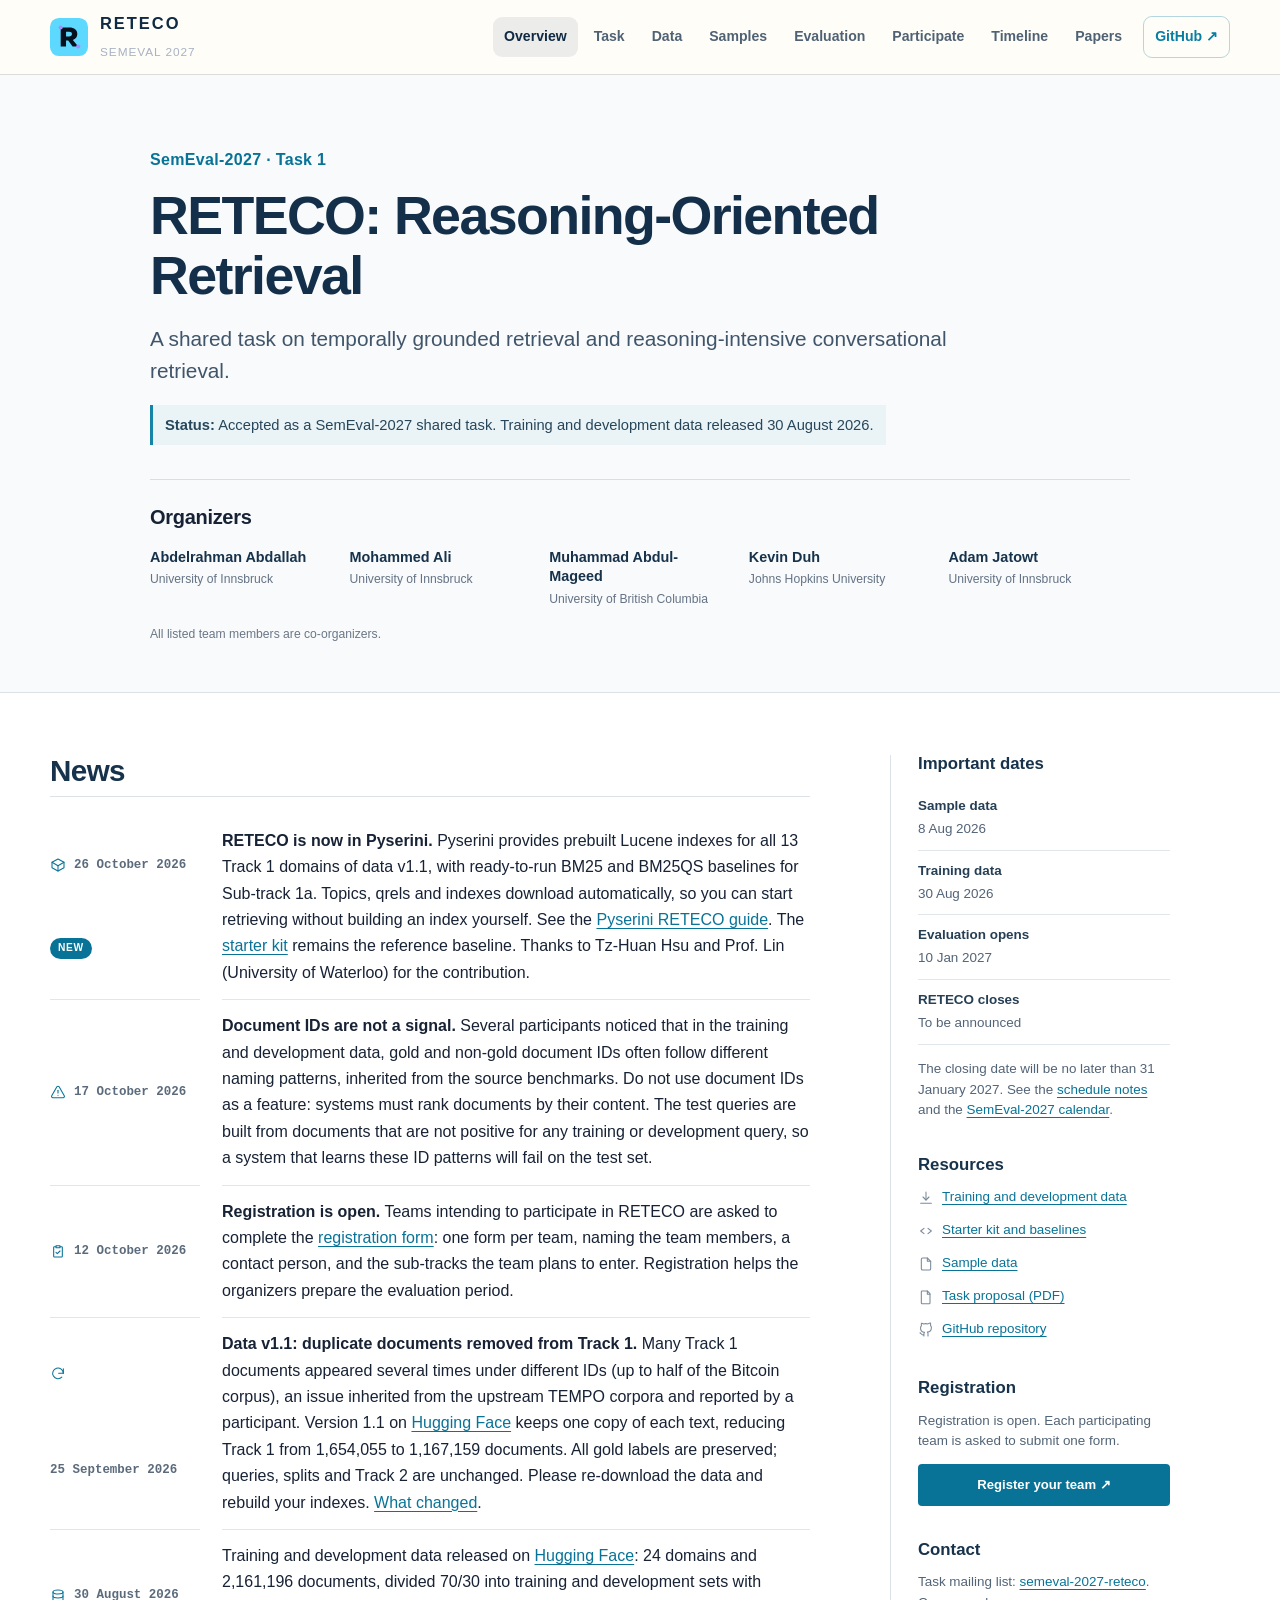
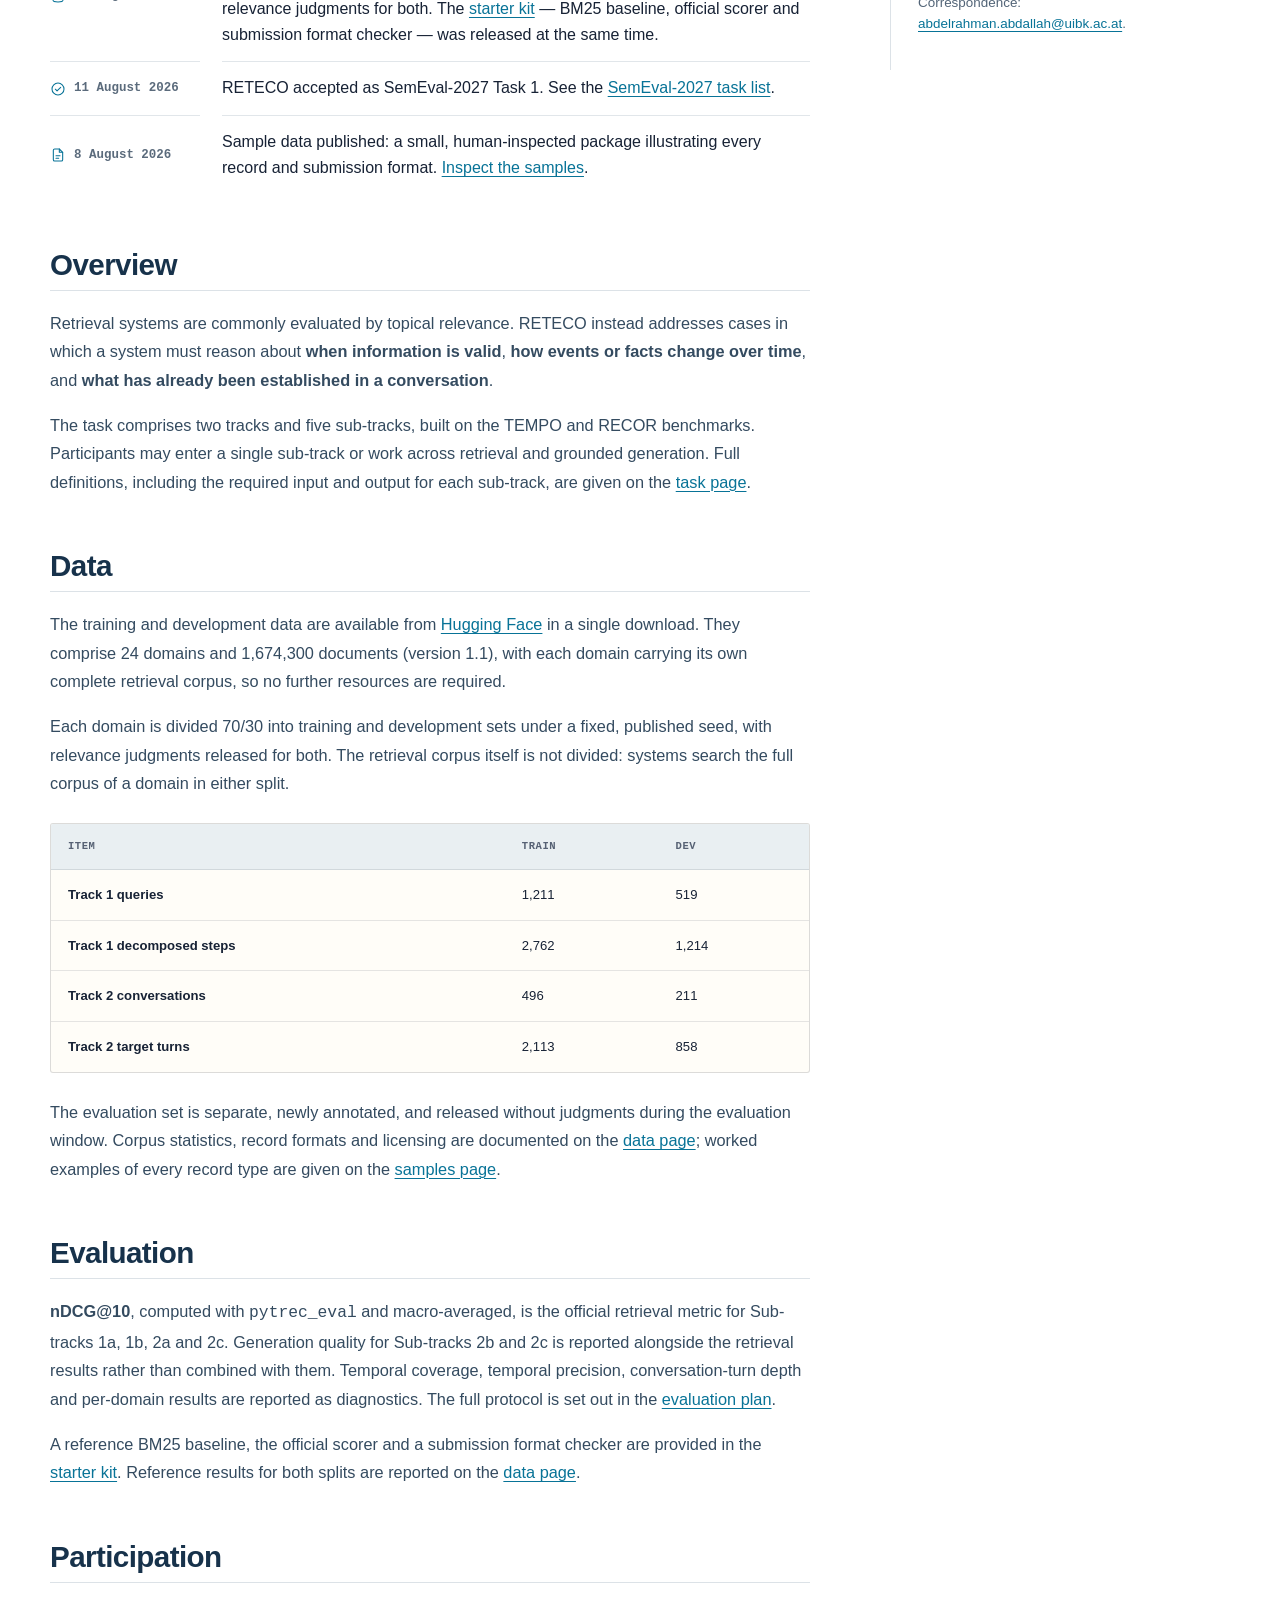
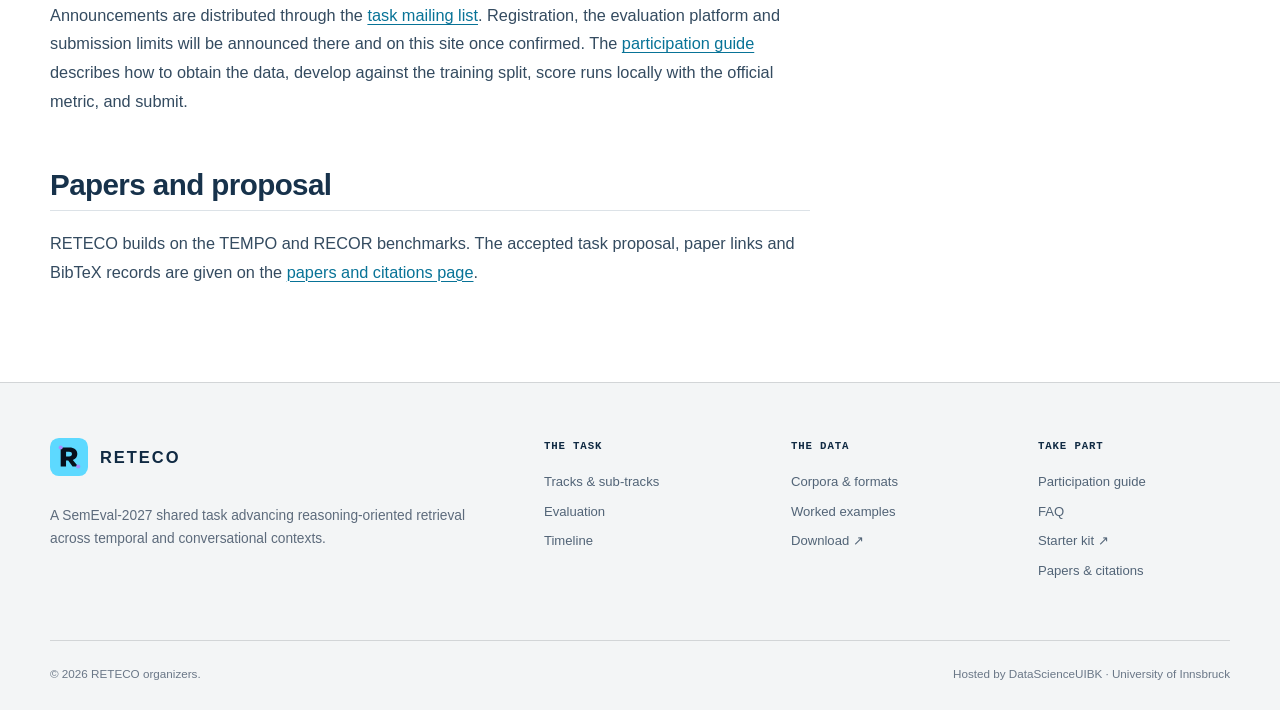
<file: docs/index.html>
<!doctype html>
<html lang="en">
<head>
  <meta charset="utf-8">
  <meta name="viewport" content="width=device-width, initial-scale=1">
  <meta name="description" content="RETECO is SemEval-2027 Task 1 on reasoning-oriented retrieval across temporal and conversational contexts. Training and development data released 30 August 2026.">
  <meta name="theme-color" content="#ffffff">
  <meta property="og:title" content="RETECO — SemEval-2027 Task 1">
  <meta property="og:description" content="Reasoning-oriented retrieval across time and conversation. Training and development data now available on Hugging Face.">
  <meta property="og:type" content="website">
  <meta property="og:url" content="https://datascienceuibk.github.io/RETECO/">
  <title>RETECO — SemEval-2027 Task 1</title>
  <link rel="icon" href="assets/brand/reteco-mark.svg" type="image/svg+xml">
  <link rel="stylesheet" href="assets/css/site.css">
  <script src="assets/js/site.js" defer></script>
</head>
<body>
  <a class="skip-link" href="#main">Skip to content</a>
  <header class="site-header">
    <div class="shell nav-wrap">
      <a class="brand" href="index.html" aria-label="RETECO home"><img class="brand-mark" src="assets/brand/reteco-mark.svg" alt=""><span><span class="brand-name">RETECO</span><br><span class="brand-event">SemEval 2027</span></span></a>
      <button class="nav-toggle" type="button" aria-label="Open navigation" aria-expanded="false"><span></span><span></span><span></span></button>
      <nav class="nav-links" aria-label="Primary navigation"><a aria-current="page" href="index.html">Overview</a><a href="task.html">Task</a><a href="data.html">Data</a><a href="samples.html">Samples</a><a href="evaluation.html">Evaluation</a><a href="participate.html">Participate</a><a href="timeline.html">Timeline</a><a href="papers.html">Papers</a><a class="nav-cta" href="https://github.com/DataScienceUIBK/RETECO" target="_blank" rel="noreferrer">GitHub ↗</a></nav>
    </div>
  </header>

  

  <main id="main" class="academic-home">
    <header class="academic-intro">
      <div class="shell academic-intro-inner">
        <p class="task-kicker">SemEval-2027 · Task 1</p>
        <h1>RETECO: Reasoning-Oriented Retrieval</h1>
        <p class="academic-summary">A shared task on temporally grounded retrieval and
        reasoning-intensive conversational retrieval.</p>
        <p class="status-note"><strong>Status:</strong> Accepted as a SemEval-2027 shared task.
        Training and development data released 30 August 2026.</p>

        <section class="intro-organizers" aria-labelledby="intro-organizers-title">
          <h2 id="intro-organizers-title">Organizers</h2>
          <ul>
            <li><strong>Abdelrahman Abdallah</strong><span>University of Innsbruck</span></li>
            <li><strong>Mohammed Ali</strong><span>University of Innsbruck</span></li>
            <li><strong>Muhammad Abdul-Mageed</strong><span>University of British Columbia</span></li>
            <li><strong>Kevin Duh</strong><span>Johns Hopkins University</span></li>
            <li><strong>Adam Jatowt</strong><span>University of Innsbruck</span></li>
          </ul>
          <p class="organizer-role">All listed team members are co-organizers.</p>
        </section>
      </div>
    </header>

    <div class="shell academic-layout">
      <article class="academic-content">
        <section id="news">
          <h2>News</h2>
          <dl class="news-list news-list--animated">
            <dt><svg class="news-icon" viewBox="0 0 24 24" aria-hidden="true"><path d="M21 8 12 3 3 8v8l9 5 9-5z"/><path d="m3 8 9 5 9-5"/><path d="M12 13v8"/></svg><time datetime="2026-10-26">26 October 2026</time><span class="news-tag">New</span></dt>
            <dd><strong>RETECO is now in Pyserini.</strong> Pyserini provides prebuilt Lucene indexes for all
              13 Track 1 domains of data v1.1, with ready-to-run BM25 and BM25QS baselines for Sub-track 1a.
              Topics, qrels and indexes download automatically, so you can start retrieving without building
              an index yourself. See the
              <a href="https://github.com/castorini/pyserini/blob/master/docs/experiments-reteco-v1.1.md">Pyserini RETECO guide</a>.
              The <a href="https://github.com/DataScienceUIBK/RETECO/tree/main/starter_kit">starter kit</a>
              remains the reference baseline. Thanks to Tz-Huan Hsu and Prof. Lin (University of Waterloo)
              for the contribution.</dd>
            <dt><svg class="news-icon" viewBox="0 0 24 24" aria-hidden="true"><path d="M10.3 4.2 2.6 17.5a2 2 0 0 0 1.7 3h15.4a2 2 0 0 0 1.7-3L13.7 4.2a2 2 0 0 0-3.4 0z"/><path d="M12 9.5v4"/><path d="M12 17h.01"/></svg><time datetime="2026-10-17">17 October 2026</time></dt>
            <dd><strong>Document IDs are not a signal.</strong> Several participants noticed that in the
              training and development data, gold and non-gold document IDs often follow different
              naming patterns, inherited from the source benchmarks. Do not use document IDs as a
              feature: systems must rank documents by their content. The test queries are built from
              documents that are not positive for any training or development query, so a system that
              learns these ID patterns will fail on the test set.</dd>
            <dt><svg class="news-icon" viewBox="0 0 24 24" aria-hidden="true"><path d="M9 4h6v3H9z"/><path d="M9 5.5H6.5a1 1 0 0 0-1 1V20a1 1 0 0 0 1 1h11a1 1 0 0 0 1-1V6.5a1 1 0 0 0-1-1H15"/><path d="m9 14 2 2 4-4"/></svg><time datetime="2026-10-12">12 October 2026</time></dt>
            <dd><strong>Registration is open.</strong> Teams intending to participate in RETECO are
              asked to complete the <a href="https://forms.gle/7sKTneQsWDrkcU6JA">registration form</a>: one form per team, naming
              the team members, a contact person, and the sub-tracks the team plans to enter.
              Registration helps the organizers prepare the evaluation period.</dd>
            <dt><svg class="news-icon" viewBox="0 0 24 24" aria-hidden="true"><path d="M20 11a8 8 0 1 0-2.3 5.7"/><path d="M20 4v7h-7"/></svg><time datetime="2026-09-25">25 September 2026</time></dt>
            <dd><strong>Data v1.1: duplicate documents removed from Track 1.</strong> Many Track 1
              documents appeared several times under different IDs (up to half of the Bitcoin corpus), an
              issue inherited from the upstream TEMPO corpora and reported by a participant. Version 1.1 on
              <a href="https://huggingface.co/datasets/DataScience-UIBK/RETECO-SemEval2027">Hugging Face</a> keeps one copy of each text, reducing Track 1 from
              1,654,055 to 1,167,159 documents. All gold labels are preserved; queries, splits and Track 2
              are unchanged. Please re-download the data and rebuild your indexes.
              <a href="data.html#versions">What changed</a>.</dd>
            <dt><svg class="news-icon" viewBox="0 0 24 24" aria-hidden="true"><ellipse cx="12" cy="6" rx="7.5" ry="3"/><path d="M4.5 6v6c0 1.66 3.36 3 7.5 3s7.5-1.34 7.5-3V6"/><path d="M4.5 12v6c0 1.66 3.36 3 7.5 3s7.5-1.34 7.5-3v-6"/></svg><time datetime="2026-08-30">30 August 2026</time></dt>
            <dd>Training and development data released on
              <a href="https://huggingface.co/datasets/DataScience-UIBK/RETECO-SemEval2027">Hugging Face</a>: 24 domains and 2,161,196 documents, divided
              70/30 into training and development sets with relevance judgments for both. The
              <a href="https://github.com/DataScienceUIBK/RETECO/tree/main/starter_kit">starter kit</a> — BM25 baseline, official scorer and
              submission format checker — was released at the same time.</dd>
            <dt><svg class="news-icon" viewBox="0 0 24 24" aria-hidden="true"><circle cx="12" cy="12" r="9"/><path d="m8 12.3 2.6 2.6L16 9.5"/></svg><time datetime="2026-08-11">11 August 2026</time></dt>
            <dd>RETECO accepted as SemEval-2027 Task 1. See the
              <a href="https://semeval.github.io/SemEval2027/">SemEval-2027 task list</a>.</dd>
            <dt><svg class="news-icon" viewBox="0 0 24 24" aria-hidden="true"><path d="M14 3H7a2 2 0 0 0-2 2v14a2 2 0 0 0 2 2h10a2 2 0 0 0 2-2V8z"/><path d="M14 3v5h5"/><path d="M9 13h6M9 17h4"/></svg><time datetime="2026-08-08">8 August 2026</time></dt>
            <dd>Sample data published: a small, human-inspected package illustrating every record
              and submission format. <a href="samples.html">Inspect the samples</a>.</dd>
          </dl>
        </section>

        <section id="overview">
          <h2>Overview</h2>
          <p>Retrieval systems are commonly evaluated by topical relevance. RETECO instead addresses
          cases in which a system must reason about <strong>when information is valid</strong>,
          <strong>how events or facts change over time</strong>, and <strong>what has already been
          established in a conversation</strong>.</p>
          <p>The task comprises two tracks and five sub-tracks, built on the TEMPO and RECOR
          benchmarks. Participants may enter a single sub-track or work across retrieval and
          grounded generation. Full definitions, including the required input and output for each
          sub-track, are given on the <a href="task.html">task page</a>.</p>
        </section>

        <section id="data">
          <h2>Data</h2>
          <p>The training and development data are available from
          <a href="https://huggingface.co/datasets/DataScience-UIBK/RETECO-SemEval2027">Hugging Face</a> in a single download. They comprise 24 domains and
          1,674,300 documents (version 1.1), with each domain carrying its own complete retrieval corpus, so no
          further resources are required.</p>
          <p>Each domain is divided 70/30 into training and development sets under a fixed,
          published seed, with relevance judgments released for both. The retrieval corpus itself is
          not divided: systems search the full corpus of a domain in either split.</p>
          <div class="data-table-wrap"><table class="data-table">
            <thead><tr><th>Item</th><th>Train</th><th>Dev</th></tr></thead>
            <tbody>
              <tr><td>Track 1 queries</td><td>1,211</td><td>519</td></tr>
              <tr><td>Track 1 decomposed steps</td><td>2,762</td><td>1,214</td></tr>
              <tr><td>Track 2 conversations</td><td>496</td><td>211</td></tr>
              <tr><td>Track 2 target turns</td><td>2,113</td><td>858</td></tr>
            </tbody></table></div>
          <p>The evaluation set is separate, newly annotated, and released without judgments during
          the evaluation window. Corpus statistics, record formats and licensing are documented on
          the <a href="data.html">data page</a>; worked examples of every record type are given on
          the <a href="samples.html">samples page</a>.</p>
        </section>

        <section id="evaluation">
          <h2>Evaluation</h2>
          <p><strong>nDCG@10</strong>, computed with <code>pytrec_eval</code> and macro-averaged, is
          the official retrieval metric for Sub-tracks 1a, 1b, 2a and 2c. Generation quality for
          Sub-tracks 2b and 2c is reported alongside the retrieval results rather than combined with
          them. Temporal coverage, temporal precision, conversation-turn depth and per-domain
          results are reported as diagnostics. The full protocol is set out in the
          <a href="evaluation.html">evaluation plan</a>.</p>
          <p>A reference BM25 baseline, the official scorer and a submission format checker are
          provided in the <a href="https://github.com/DataScienceUIBK/RETECO/tree/main/starter_kit">starter kit</a>. Reference results for both splits are
          reported on the <a href="data.html#baselines">data page</a>.</p>
        </section>

        <section id="participation">
          <h2>Participation</h2>
          <p>Announcements are distributed through the
          <a href="https://groups.google.com/g/semeval-2027-reteco">task mailing list</a>.
          Registration, the evaluation platform and submission limits will be announced there and on
          this site once confirmed. The <a href="participate.html">participation guide</a> describes
          how to obtain the data, develop against the training split, score runs locally with the
          official metric, and submit.</p>
        </section>

        <section id="citation">
          <h2>Papers and proposal</h2>
          <p>RETECO builds on the TEMPO and RECOR benchmarks. The accepted task proposal, paper
          links and BibTeX records are given on the
          <a href="papers.html">papers and citations page</a>.</p>
        </section>
      </article>

      <aside class="academic-sidebar" aria-label="Task information">
        <section>
          <h2>Important dates</h2>
          <dl class="date-list">
            <div><dt>Sample data</dt><dd><time datetime="2026-08-08">8 Aug 2026</time></dd></div>
            <div><dt>Training data</dt><dd><time datetime="2026-08-30">30 Aug 2026</time></dd></div>
            <div><dt>Evaluation opens</dt><dd><time datetime="2027-01-10">10 Jan 2027</time></dd></div>
            <div><dt>RETECO closes</dt><dd>To be announced</dd></div>
          </dl>
          <p class="sidebar-note">The closing date will be no later than 31 January 2027. See the
          <a href="timeline.html">schedule notes</a> and the
          <a href="https://semeval.github.io/SemEval2027/">SemEval-2027 calendar</a>.</p>
        </section>

        <section>
          <h2>Resources</h2>
          <ul class="sidebar-links">
            <li><a href="https://huggingface.co/datasets/DataScience-UIBK/RETECO-SemEval2027"><svg class="link-icon" viewBox="0 0 24 24" aria-hidden="true"><path d="M12 3v12"/><path d="m7.5 10.5 4.5 4.5 4.5-4.5"/><path d="M4 20h16"/></svg>Training and development data</a></li>
            <li><a href="https://github.com/DataScienceUIBK/RETECO/tree/main/starter_kit"><svg class="link-icon" viewBox="0 0 24 24" aria-hidden="true"><path d="m9 8-5 4 5 4"/><path d="m15 8 5 4-5 4"/></svg>Starter kit and baselines</a></li>
            <li><a href="samples.html"><svg class="link-icon" viewBox="0 0 24 24" aria-hidden="true"><path d="M14 3H7a2 2 0 0 0-2 2v14a2 2 0 0 0 2 2h10a2 2 0 0 0 2-2V8z"/><path d="M14 3v5h5"/></svg>Sample data</a></li>
            <li><a href="assets/papers/RETECO_SemEval_2027_Proposal.pdf"><svg class="link-icon" viewBox="0 0 24 24" aria-hidden="true"><path d="M6 3h8l4 4v14a1 1 0 0 1-1 1H6a1 1 0 0 1-1-1V4a1 1 0 0 1 1-1z"/><path d="M14 3v5h4"/></svg>Task proposal (PDF)</a></li>
            <li><a href="https://github.com/DataScienceUIBK/RETECO"><svg class="link-icon" viewBox="0 0 24 24" aria-hidden="true"><path d="M9 19c-4 1.4-4-2.2-6-2.7m12 4.7v-3.6a3.1 3.1 0 0 0-.9-2.4c2.9-.3 6-1.4 6-6.5a5 5 0 0 0-1.4-3.5 4.7 4.7 0 0 0-.1-3.5s-1.1-.3-3.6 1.4a12.4 12.4 0 0 0-6.6 0C6.4 1.7 5.3 2 5.3 2a4.7 4.7 0 0 0-.1 3.5A5 5 0 0 0 3.8 9c0 5 3.1 6.2 6 6.5a3.1 3.1 0 0 0-.9 2.4V21"/></svg>GitHub repository</a></li>
          </ul>
        </section>

        <section class="sidebar-register">
          <h2>Registration</h2>
          <p>Registration is open. Each participating team is asked to submit one form.</p>
          <a class="button sidebar-button" href="https://forms.gle/7sKTneQsWDrkcU6JA" target="_blank" rel="noopener noreferrer">Register your team ↗</a>
        </section>

        <section>
          <h2>Contact</h2>
          <p>Task mailing list:
          <a href="https://groups.google.com/g/semeval-2027-reteco">semeval-2027-reteco</a>.
          Correspondence:
          <a href="mailto:abdelrahman.abdallah@uibk.ac.at">abdelrahman.abdallah@uibk.ac.at</a>.</p>
        </section>
      </aside>
    </div>
  </main>

  <footer class="site-footer"><div class="shell"><div class="footer-grid"><div class="footer-brand"><a class="brand" href="index.html"><img class="brand-mark" src="assets/brand/reteco-mark.svg" alt=""><span class="brand-name">RETECO</span></a><p>A SemEval-2027 shared task advancing reasoning-oriented retrieval across temporal and conversational contexts.</p></div><div class="footer-col"><strong>The task</strong><a href="task.html">Tracks &amp; sub-tracks</a><a href="evaluation.html">Evaluation</a><a href="timeline.html">Timeline</a></div><div class="footer-col"><strong>The data</strong><a href="data.html">Corpora &amp; formats</a><a href="samples.html">Worked examples</a><a href="https://huggingface.co/datasets/DataScience-UIBK/RETECO-SemEval2027">Download ↗</a></div><div class="footer-col"><strong>Take part</strong><a href="participate.html">Participation guide</a><a href="participate.html#faq">FAQ</a><a href="https://github.com/DataScienceUIBK/RETECO/tree/main/starter_kit">Starter kit ↗</a><a href="papers.html">Papers &amp; citations</a></div></div><div class="footer-bottom"><span>© <span data-year>2026</span> RETECO organizers.</span><span>Hosted by DataScienceUIBK · University of Innsbruck</span></div></div></footer>
</body>
</html>
</file>
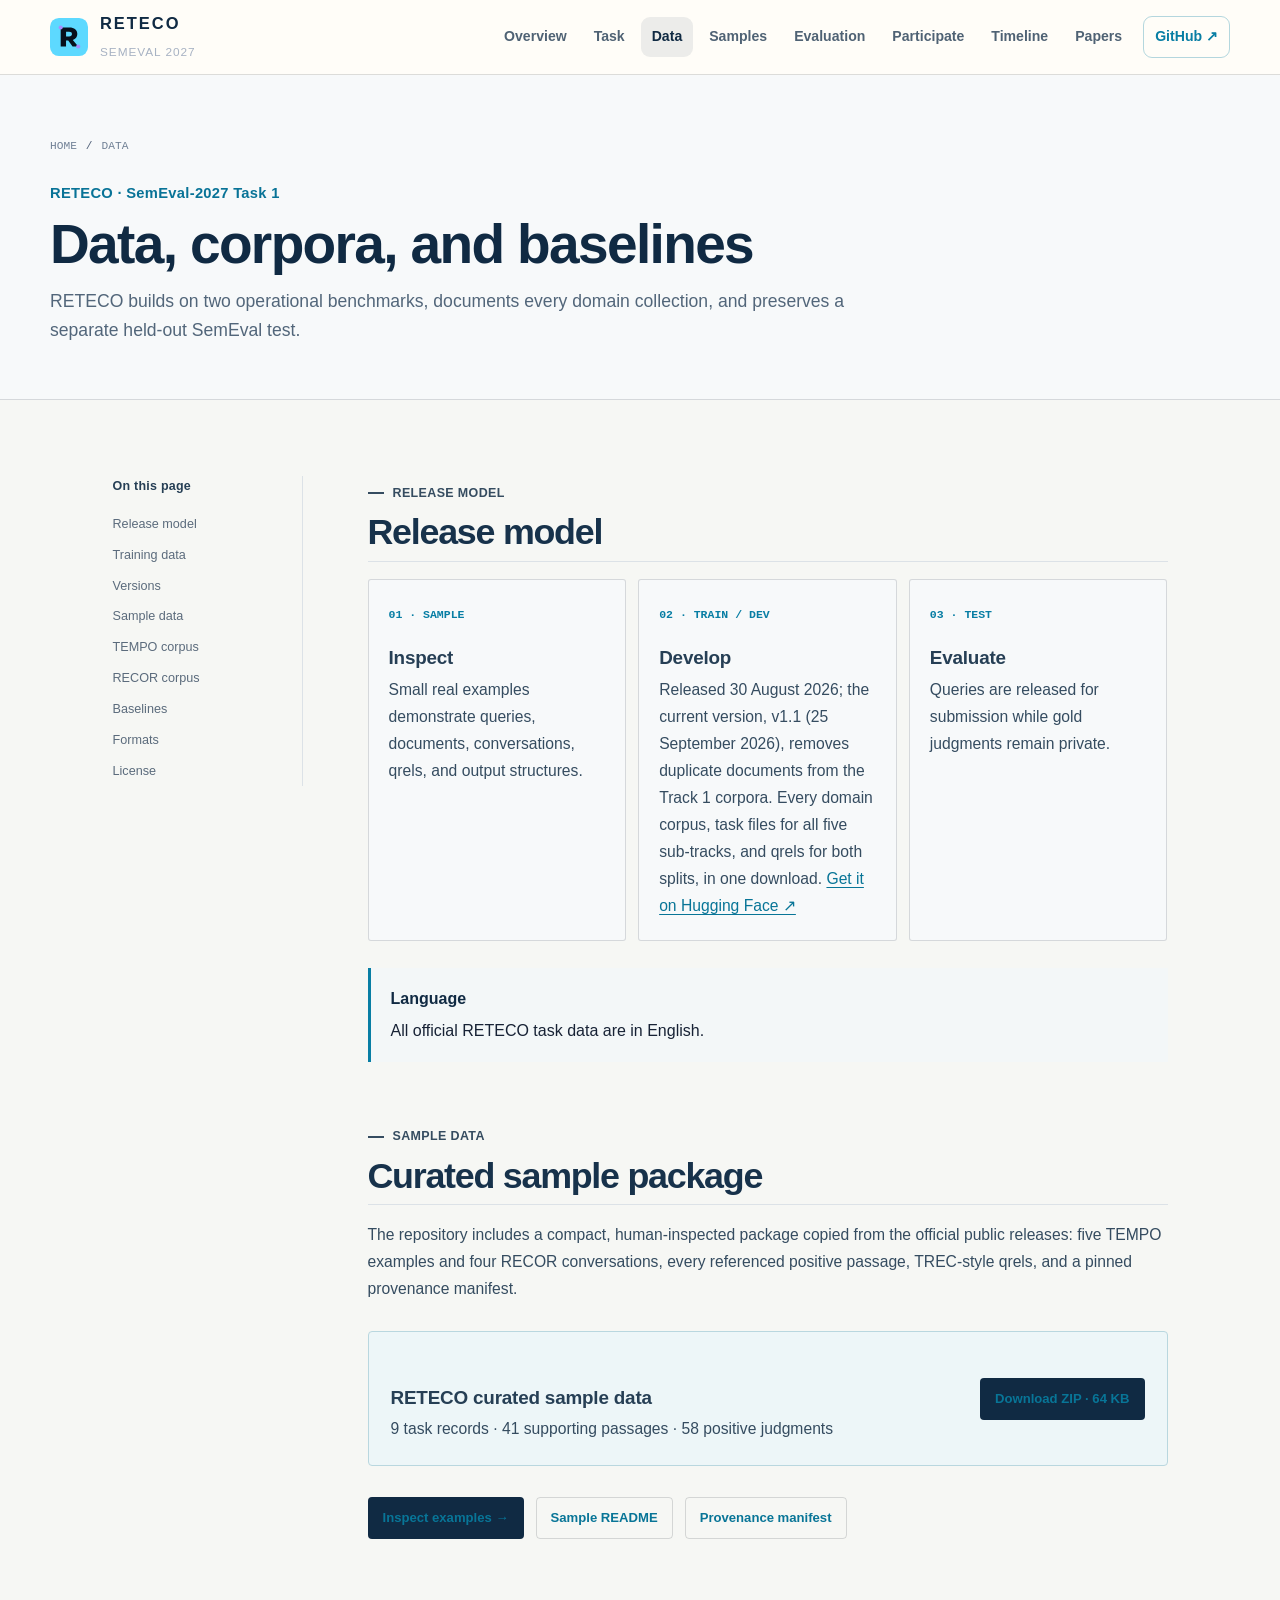
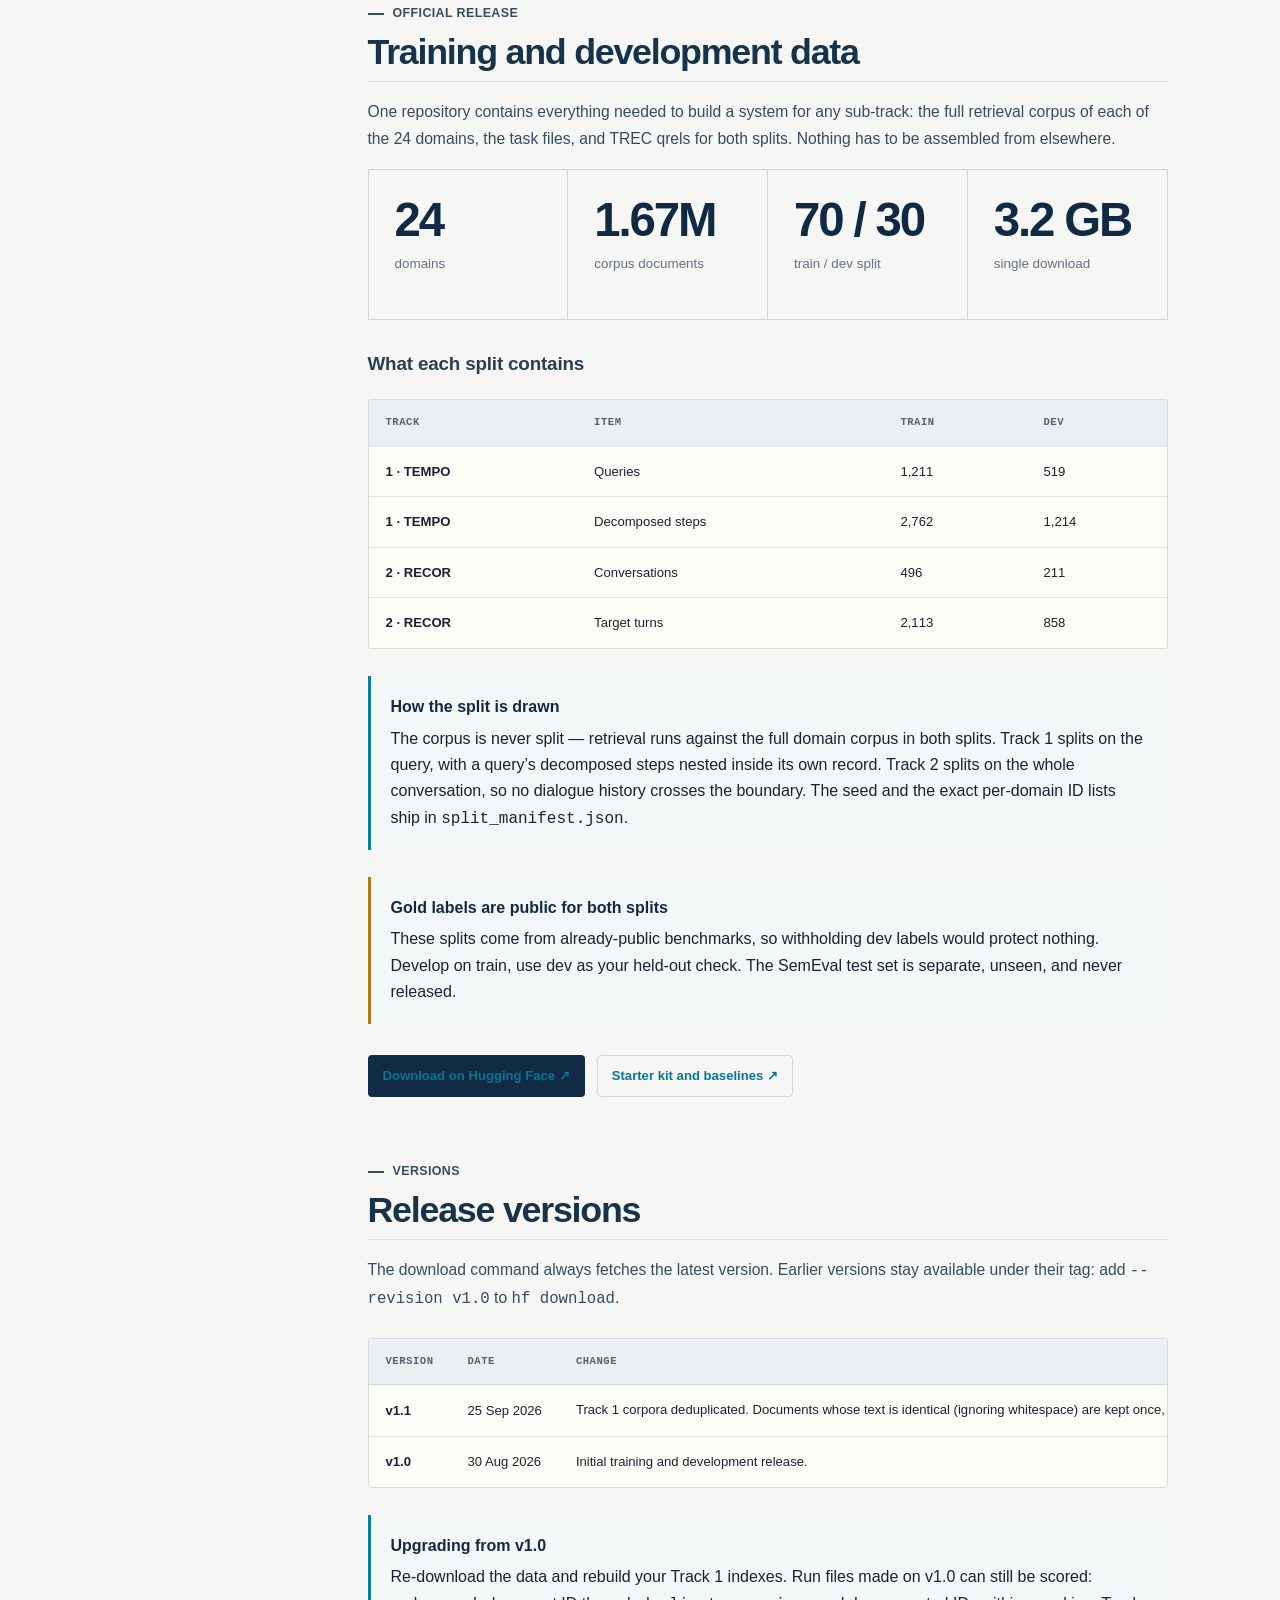
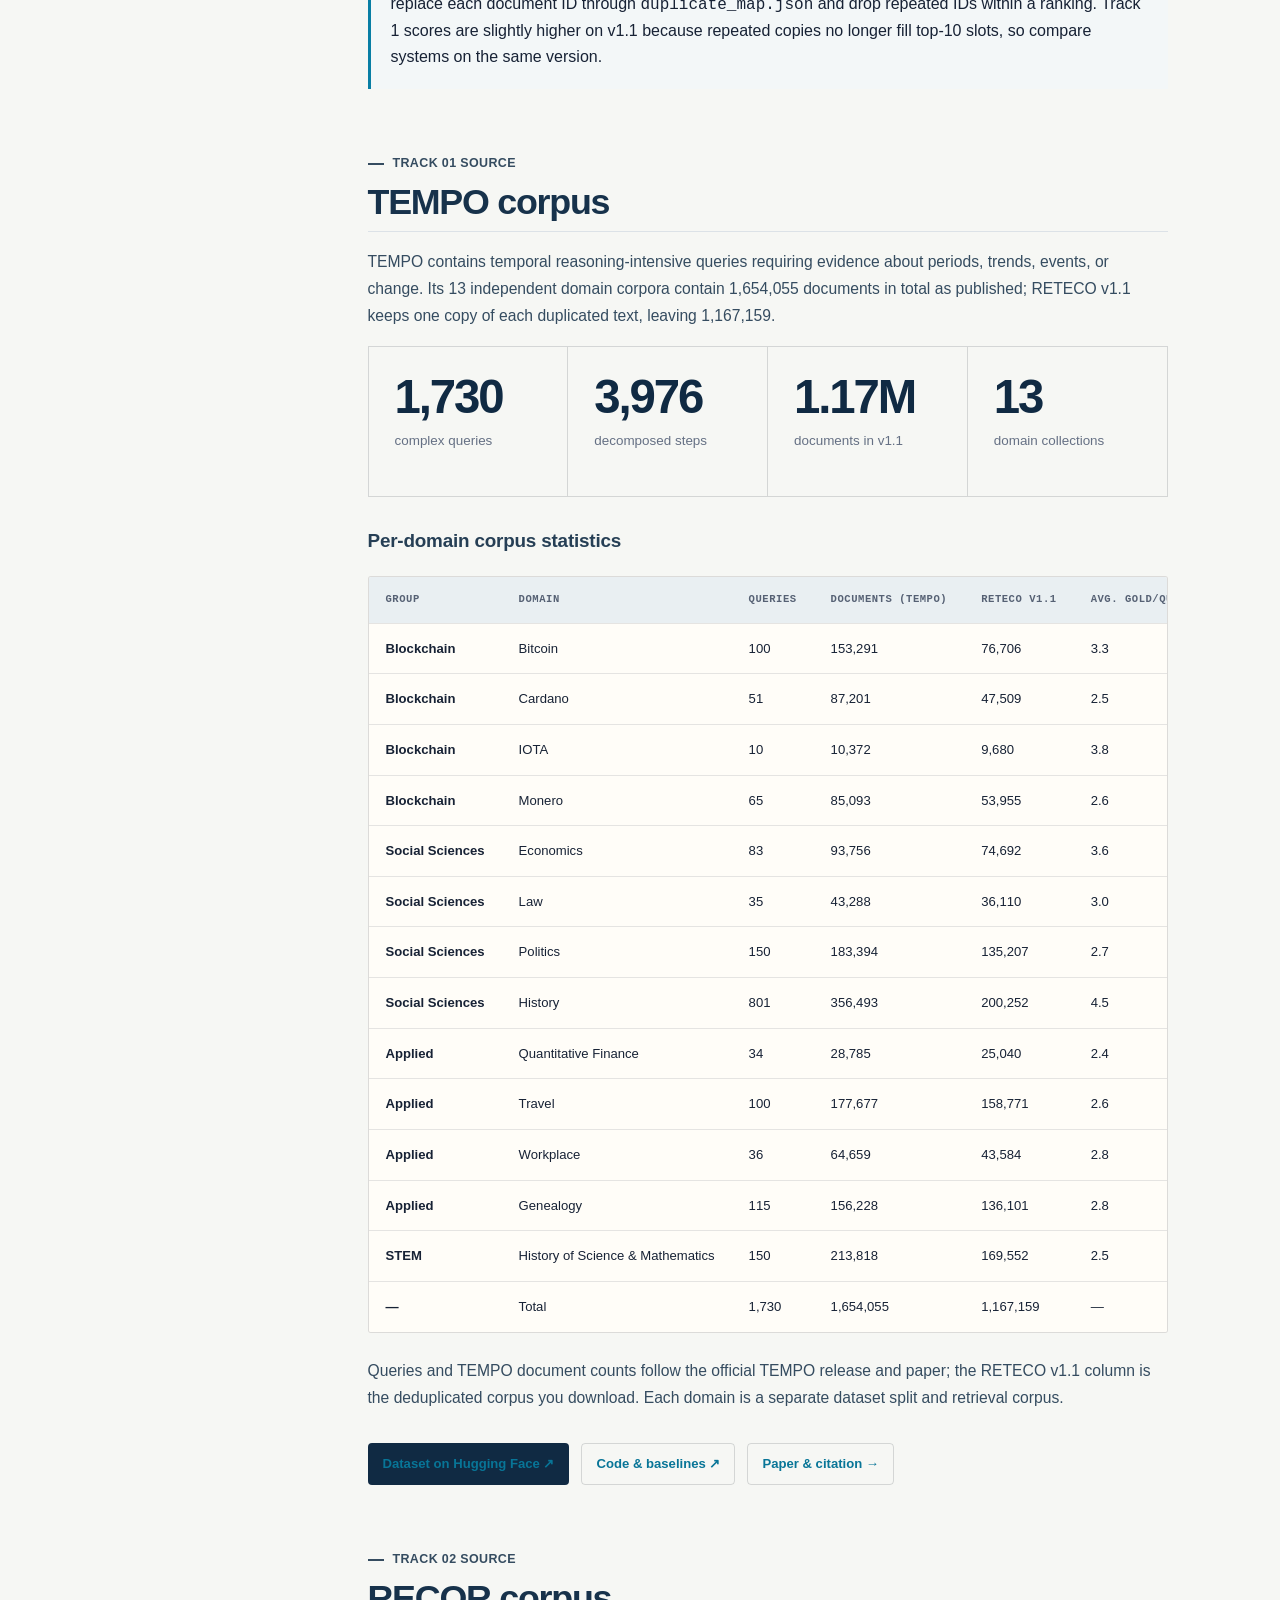
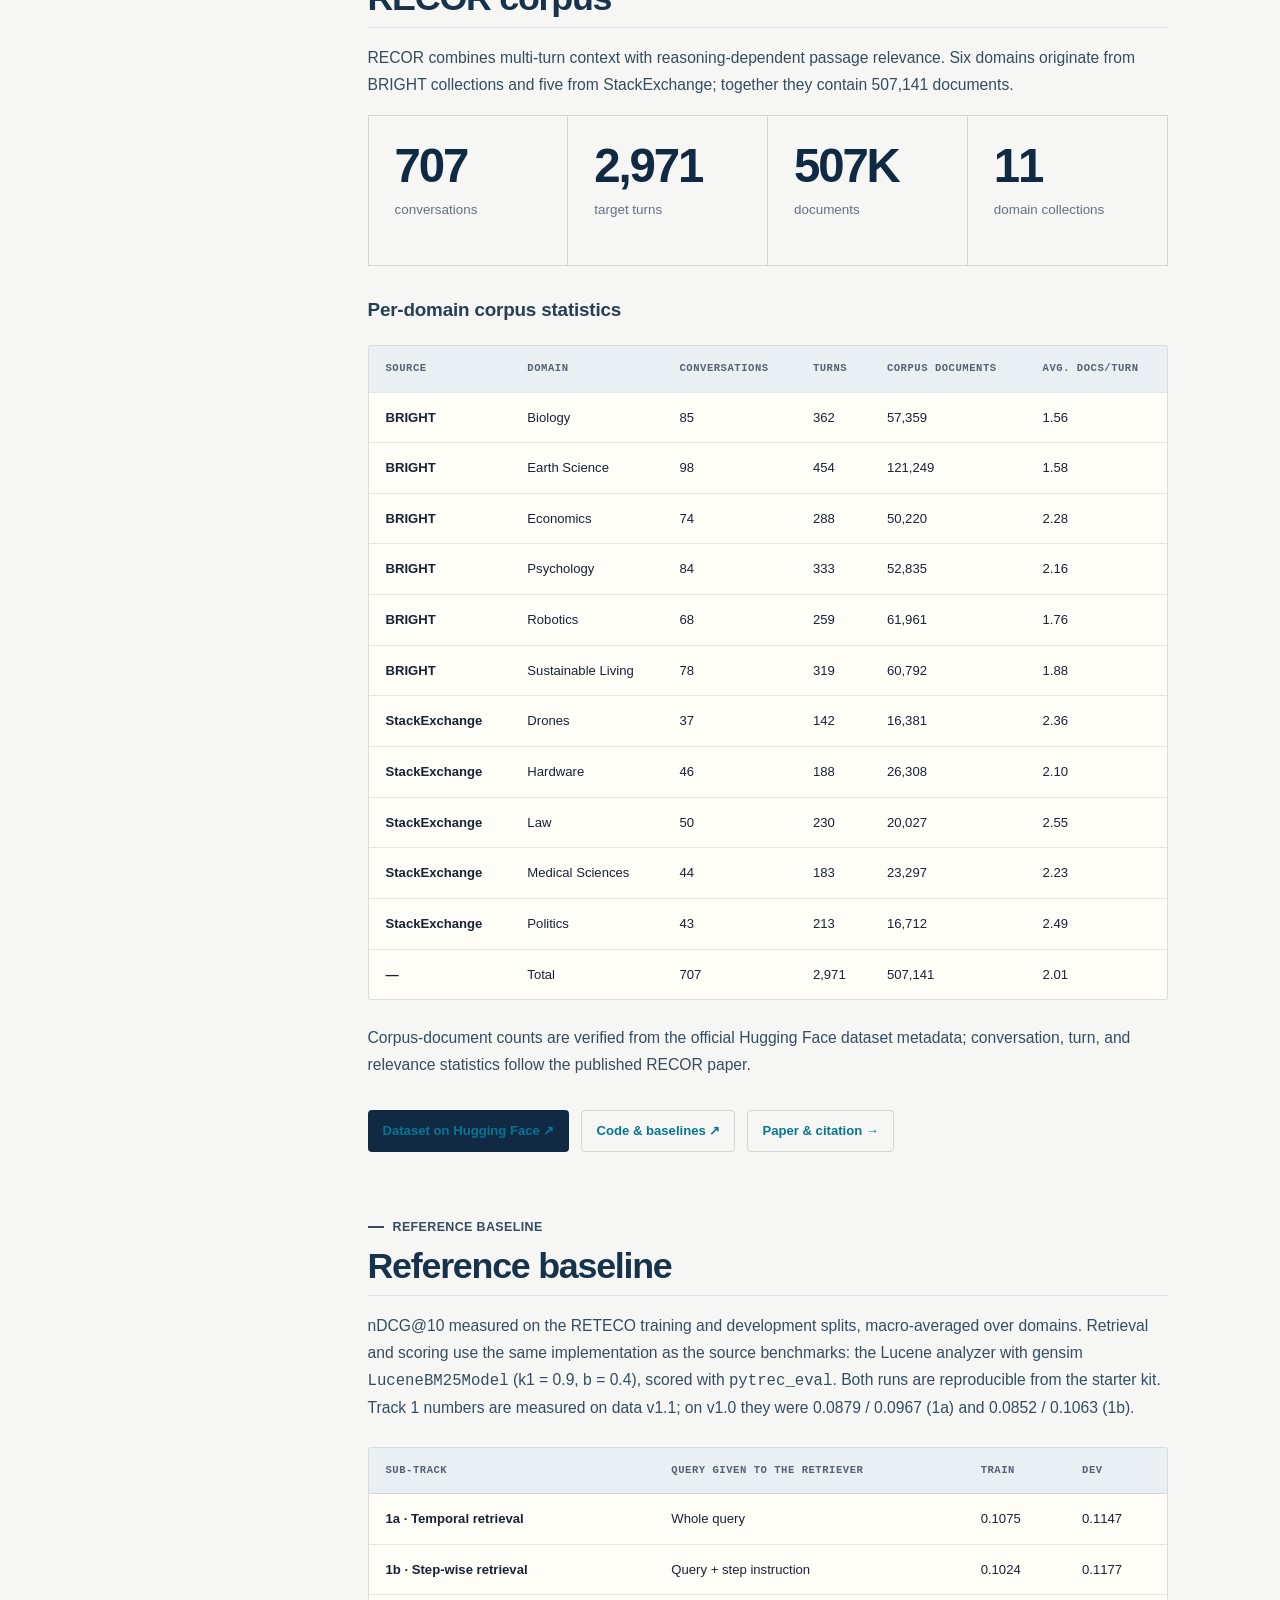
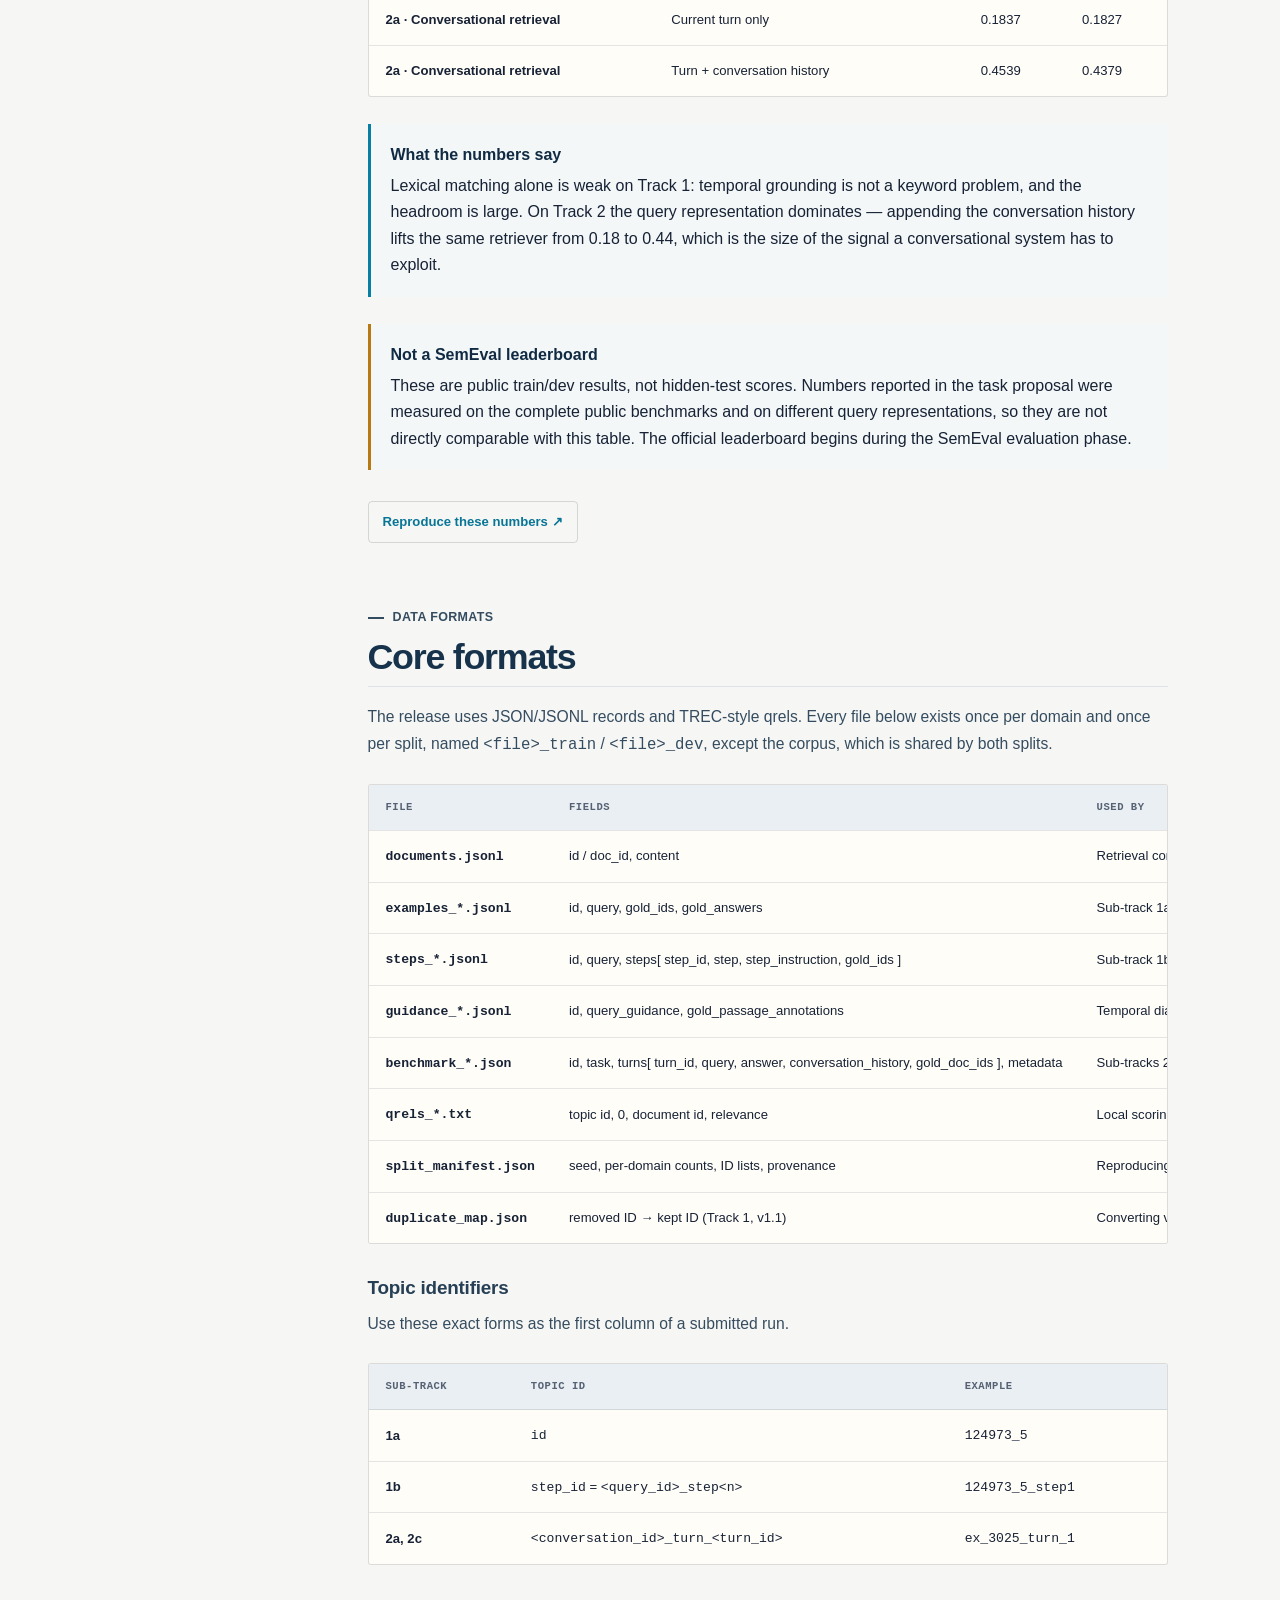
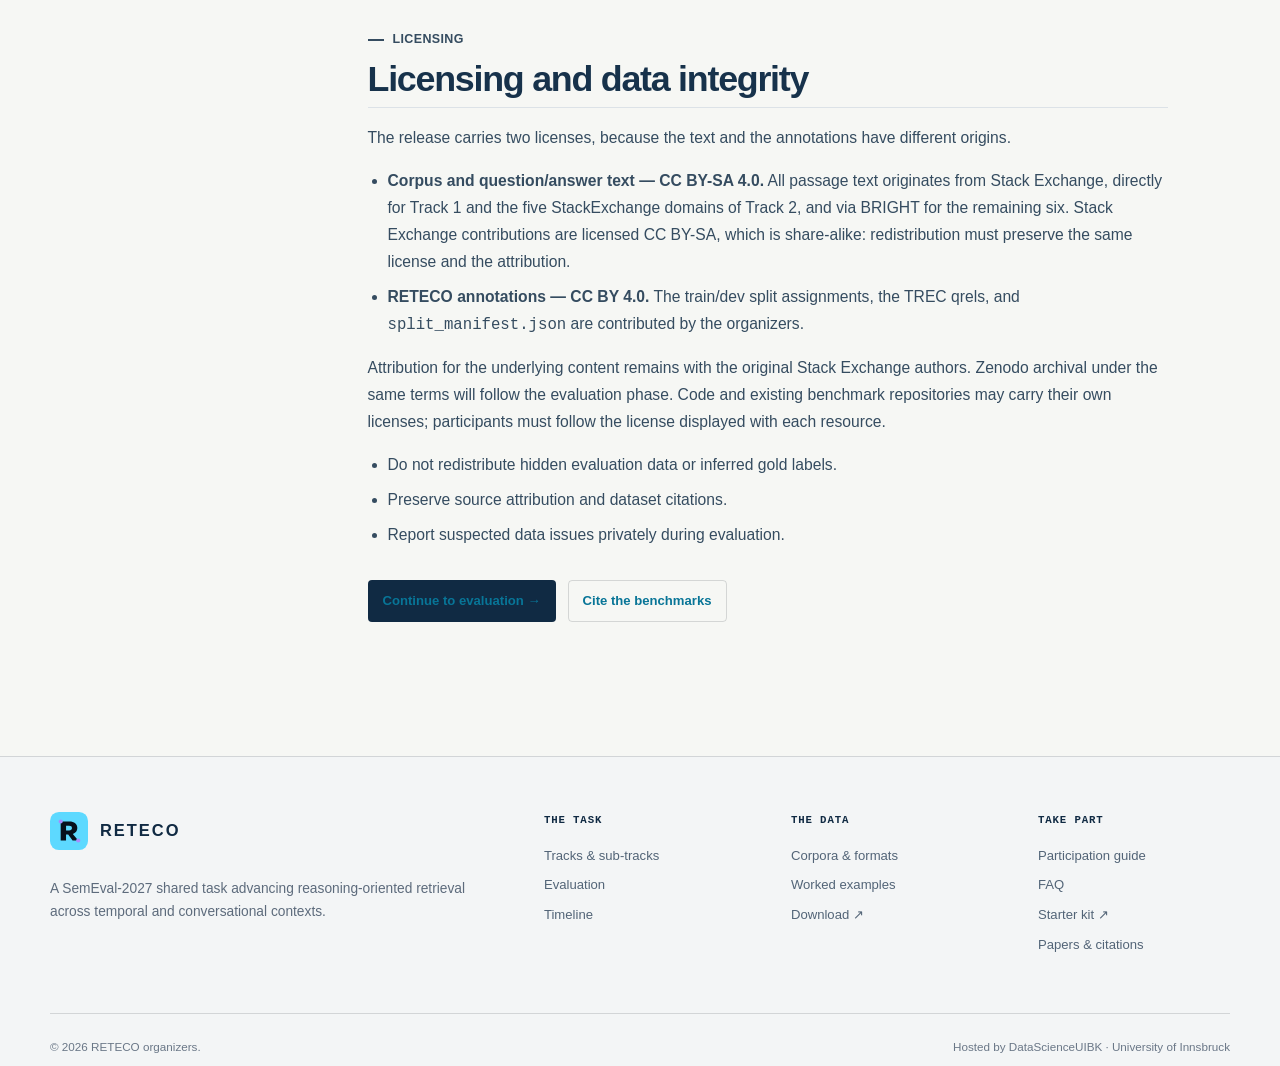
<file: docs/data.html>
<!doctype html>
<html lang="en">
<head>
  <meta charset="utf-8"><meta name="viewport" content="width=device-width, initial-scale=1">
  <meta name="description" content="RETECO data, per-domain corpus statistics, samples, formats, and baseline results for TEMPO and RECOR.">
  <meta name="theme-color" content="#f6f7f4"><title>Data, Corpora & Baselines — RETECO</title>
  <link rel="icon" href="assets/brand/reteco-mark.svg" type="image/svg+xml"><link rel="stylesheet" href="assets/css/site.css"><script src="assets/js/site.js" defer></script>
</head>
<body>
<a class="skip-link" href="#main">Skip to content</a>
<header class="site-header"><div class="shell nav-wrap"><a class="brand" href="index.html"><img class="brand-mark" src="assets/brand/reteco-mark.svg" alt=""><span><span class="brand-name">RETECO</span><br><span class="brand-event">SemEval 2027</span></span></a><button class="nav-toggle" type="button" aria-label="Open navigation" aria-expanded="false"><span></span><span></span><span></span></button><nav class="nav-links" aria-label="Primary navigation"><a href="index.html">Overview</a><a href="task.html">Task</a><a aria-current="page" href="data.html">Data</a><a href="samples.html">Samples</a><a href="evaluation.html">Evaluation</a><a href="participate.html">Participate</a><a href="timeline.html">Timeline</a><a href="papers.html">Papers</a><a class="nav-cta" href="https://github.com/DataScienceUIBK/RETECO" target="_blank" rel="noreferrer">GitHub ↗</a></nav></div></header>
<main id="main">
  <header class="page-hero"><div class="shell"><div class="breadcrumbs"><a href="index.html">Home</a><span>/</span>Data</div><p class="eyebrow">RETECO · SemEval-2027 Task 1</p><h1>Data, corpora, and baselines</h1><p class="lede">RETECO builds on two operational benchmarks, documents every domain collection, and preserves a separate held-out SemEval test.</p></div></header>
  <section class="section"><div class="shell toc-layout">
    <aside class="toc"><strong>On this page</strong><a href="#releases">Release model</a><a href="#release">Training data</a><a href="#versions">Versions</a><a href="#samples">Sample data</a><a href="#tempo">TEMPO corpus</a><a href="#recor">RECOR corpus</a><a href="#baselines">Baselines</a><a href="#formats">Formats</a><a href="#license">License</a></aside>
    <div class="prose">
      <section id="releases"><p class="eyebrow">Release model</p><h2>Release model</h2><div class="phase-grid"><article class="phase"><code>01 · SAMPLE</code><h3>Inspect</h3><p>Small real examples demonstrate queries, documents, conversations, qrels, and output structures.</p></article><article class="phase"><code>02 · TRAIN / DEV</code><h3>Develop</h3><p>Released 30 August 2026; the current version, v1.1 (25 September 2026), removes duplicate documents from the Track 1 corpora. Every domain corpus, task files for all five sub-tracks, and qrels for both splits, in one download. <a href="https://huggingface.co/datasets/DataScience-UIBK/RETECO-SemEval2027">Get it on Hugging Face ↗</a></p></article><article class="phase"><code>03 · TEST</code><h3>Evaluate</h3><p>Queries are released for submission while gold judgments remain private.</p></article></div><div class="callout"><strong>Language</strong>All official RETECO task data are in English.</div></section>

      <section id="samples"><p class="eyebrow">Sample data</p><h2>Curated sample package</h2><p>The repository includes a compact, human-inspected package copied from the official public releases: five TEMPO examples and four RECOR conversations, every referenced positive passage, TREC-style qrels, and a pinned provenance manifest.</p><div class="download-card"><div><h3>RETECO curated sample data</h3><p>9 task records · 41 supporting passages · 58 positive judgments</p></div><a class="button" href="assets/downloads/RETECO_curated_sample_data.zip" download>Download ZIP · 64 KB</a></div><div class="button-row"><a class="button" href="samples.html">Inspect examples →</a><a class="button button--paper" href="sample_data/README.md">Sample README</a><a class="button button--paper" href="sample_data/manifest.json">Provenance manifest</a></div></section>

      <section id="release"><p class="eyebrow">Official release</p><h2>Training and development data</h2><p>One repository contains everything needed to build a system for any sub-track: the full retrieval corpus of each of the 24 domains, the task files, and TREC qrels for both splits. Nothing has to be assembled from elsewhere.</p><div class="stat-grid"><div class="stat"><strong>24</strong><span>domains</span></div><div class="stat"><strong>1.67M</strong><span>corpus documents</span></div><div class="stat"><strong>70 / 30</strong><span>train / dev split</span></div><div class="stat"><strong>3.2&nbsp;GB</strong><span>single download</span></div></div><h3>What each split contains</h3><div class="data-table-wrap"><table class="data-table"><thead><tr><th>Track</th><th>Item</th><th>train</th><th>dev</th></tr></thead><tbody><tr><td>1 · TEMPO</td><td>Queries</td><td>1,211</td><td>519</td></tr><tr><td>1 · TEMPO</td><td>Decomposed steps</td><td>2,762</td><td>1,214</td></tr><tr><td>2 · RECOR</td><td>Conversations</td><td>496</td><td>211</td></tr><tr><td>2 · RECOR</td><td>Target turns</td><td>2,113</td><td>858</td></tr></tbody></table></div><div class="callout"><strong>How the split is drawn</strong>The corpus is never split — retrieval runs against the full domain corpus in both splits. Track 1 splits on the query, with a query’s decomposed steps nested inside its own record. Track 2 splits on the whole conversation, so no dialogue history crosses the boundary. The seed and the exact per-domain ID lists ship in <code>split_manifest.json</code>.</div><div class="callout callout--amber"><strong>Gold labels are public for both splits</strong>These splits come from already-public benchmarks, so withholding dev labels would protect nothing. Develop on train, use dev as your held-out check. The SemEval test set is separate, unseen, and never released.</div><div class="button-row"><a class="button" href="https://huggingface.co/datasets/DataScience-UIBK/RETECO-SemEval2027">Download on Hugging Face ↗</a><a class="button button--paper" href="https://github.com/DataScienceUIBK/RETECO/tree/main/starter_kit">Starter kit and baselines ↗</a></div></section>

      <section id="versions"><p class="eyebrow">Versions</p><h2>Release versions</h2><p>The download command always fetches the latest version. Earlier versions stay available under their tag: add <code>--revision v1.0</code> to <code>hf download</code>.</p><div class="data-table-wrap"><table class="data-table"><thead><tr><th>Version</th><th>Date</th><th>Change</th></tr></thead><tbody><tr><td><strong>v1.1</strong></td><td>25 Sep 2026</td><td>Track 1 corpora deduplicated. Documents whose text is identical (ignoring whitespace) are kept once, reducing Track 1 from 1,654,055 to 1,167,159 documents. The gold document is always the copy that is kept, so no gold label is lost. Queries, splits, topic IDs and all of Track 2 are unchanged. Each Track 1 domain adds <code>duplicate_map.json</code>, mapping every removed ID to the kept ID.</td></tr><tr><td>v1.0</td><td>30 Aug 2026</td><td>Initial training and development release.</td></tr></tbody></table></div><div class="callout"><strong>Upgrading from v1.0</strong>Re-download the data and rebuild your Track 1 indexes. Run files made on v1.0 can still be scored: replace each document ID through <code>duplicate_map.json</code> and drop repeated IDs within a ranking. Track 1 scores are slightly higher on v1.1 because repeated copies no longer fill top-10 slots, so compare systems on the same version.</div></section>

      <section id="tempo"><p class="eyebrow">Track 01 source</p><h2>TEMPO corpus</h2><p>TEMPO contains temporal reasoning-intensive queries requiring evidence about periods, trends, events, or change. Its 13 independent domain corpora contain 1,654,055 documents in total as published; RETECO v1.1 keeps one copy of each duplicated text, leaving 1,167,159.</p><div class="stat-grid"><div class="stat"><strong>1,730</strong><span>complex queries</span></div><div class="stat"><strong>3,976</strong><span>decomposed steps</span></div><div class="stat"><strong>1.17M</strong><span>documents in v1.1</span></div><div class="stat"><strong>13</strong><span>domain collections</span></div></div>
        <h3>Per-domain corpus statistics</h3><div class="data-table-wrap"><table class="data-table"><thead><tr><th>Group</th><th>Domain</th><th>Queries</th><th>Documents (TEMPO)</th><th>RETECO v1.1</th><th>Avg. gold/query</th><th>Avg. steps</th></tr></thead><tbody>
          <tr><td>Blockchain</td><td>Bitcoin</td><td>100</td><td>153,291</td><td>76,706</td><td>3.3</td><td>2.93</td></tr>
          <tr><td>Blockchain</td><td>Cardano</td><td>51</td><td>87,201</td><td>47,509</td><td>2.5</td><td>2.84</td></tr>
          <tr><td>Blockchain</td><td>IOTA</td><td>10</td><td>10,372</td><td>9,680</td><td>3.8</td><td>3.20</td></tr>
          <tr><td>Blockchain</td><td>Monero</td><td>65</td><td>85,093</td><td>53,955</td><td>2.6</td><td>2.72</td></tr>
          <tr><td>Social Sciences</td><td>Economics</td><td>83</td><td>93,756</td><td>74,692</td><td>3.6</td><td>3.08</td></tr>
          <tr><td>Social Sciences</td><td>Law</td><td>35</td><td>43,288</td><td>36,110</td><td>3.0</td><td>3.23</td></tr>
          <tr><td>Social Sciences</td><td>Politics</td><td>150</td><td>183,394</td><td>135,207</td><td>2.7</td><td>3.35</td></tr>
          <tr><td>Social Sciences</td><td>History</td><td>801</td><td>356,493</td><td>200,252</td><td>4.5</td><td>3.42</td></tr>
          <tr><td>Applied</td><td>Quantitative Finance</td><td>34</td><td>28,785</td><td>25,040</td><td>2.4</td><td>2.68</td></tr>
          <tr><td>Applied</td><td>Travel</td><td>100</td><td>177,677</td><td>158,771</td><td>2.6</td><td>3.11</td></tr>
          <tr><td>Applied</td><td>Workplace</td><td>36</td><td>64,659</td><td>43,584</td><td>2.8</td><td>2.42</td></tr>
          <tr><td>Applied</td><td>Genealogy</td><td>115</td><td>156,228</td><td>136,101</td><td>2.8</td><td>3.78</td></tr>
          <tr><td>STEM</td><td>History of Science & Mathematics</td><td>150</td><td>213,818</td><td>169,552</td><td>2.5</td><td>3.25</td></tr>
          <tr><td>—</td><td>Total</td><td>1,730</td><td>1,654,055</td><td>1,167,159</td><td>—</td><td>—</td></tr>
        </tbody></table></div><p>Queries and TEMPO document counts follow the official TEMPO release and paper; the RETECO v1.1 column is the deduplicated corpus you download. Each domain is a separate dataset split and retrieval corpus.</p><div class="button-row"><a class="button" href="https://huggingface.co/datasets/tempo26/Tempo" target="_blank" rel="noreferrer">Dataset on Hugging Face ↗</a><a class="button button--paper" href="https://github.com/tempo-bench/Tempo" target="_blank" rel="noreferrer">Code & baselines ↗</a><a class="button button--paper" href="papers.html#tempo-paper">Paper & citation →</a></div>
      </section>

      <section id="recor"><p class="eyebrow">Track 02 source</p><h2>RECOR corpus</h2><p>RECOR combines multi-turn context with reasoning-dependent passage relevance. Six domains originate from BRIGHT collections and five from StackExchange; together they contain 507,141 documents.</p><div class="stat-grid"><div class="stat"><strong>707</strong><span>conversations</span></div><div class="stat"><strong>2,971</strong><span>target turns</span></div><div class="stat"><strong>507K</strong><span>documents</span></div><div class="stat"><strong>11</strong><span>domain collections</span></div></div>
        <h3>Per-domain corpus statistics</h3><div class="data-table-wrap"><table class="data-table"><thead><tr><th>Source</th><th>Domain</th><th>Conversations</th><th>Turns</th><th>Corpus documents</th><th>Avg. docs/turn</th></tr></thead><tbody>
          <tr><td>BRIGHT</td><td>Biology</td><td>85</td><td>362</td><td>57,359</td><td>1.56</td></tr>
          <tr><td>BRIGHT</td><td>Earth Science</td><td>98</td><td>454</td><td>121,249</td><td>1.58</td></tr>
          <tr><td>BRIGHT</td><td>Economics</td><td>74</td><td>288</td><td>50,220</td><td>2.28</td></tr>
          <tr><td>BRIGHT</td><td>Psychology</td><td>84</td><td>333</td><td>52,835</td><td>2.16</td></tr>
          <tr><td>BRIGHT</td><td>Robotics</td><td>68</td><td>259</td><td>61,961</td><td>1.76</td></tr>
          <tr><td>BRIGHT</td><td>Sustainable Living</td><td>78</td><td>319</td><td>60,792</td><td>1.88</td></tr>
          <tr><td>StackExchange</td><td>Drones</td><td>37</td><td>142</td><td>16,381</td><td>2.36</td></tr>
          <tr><td>StackExchange</td><td>Hardware</td><td>46</td><td>188</td><td>26,308</td><td>2.10</td></tr>
          <tr><td>StackExchange</td><td>Law</td><td>50</td><td>230</td><td>20,027</td><td>2.55</td></tr>
          <tr><td>StackExchange</td><td>Medical Sciences</td><td>44</td><td>183</td><td>23,297</td><td>2.23</td></tr>
          <tr><td>StackExchange</td><td>Politics</td><td>43</td><td>213</td><td>16,712</td><td>2.49</td></tr>
          <tr><td>—</td><td>Total</td><td>707</td><td>2,971</td><td>507,141</td><td>2.01</td></tr>
        </tbody></table></div><p>Corpus-document counts are verified from the official Hugging Face dataset metadata; conversation, turn, and relevance statistics follow the published RECOR paper.</p><div class="button-row"><a class="button" href="https://huggingface.co/datasets/RECOR-Benchmark/RECOR" target="_blank" rel="noreferrer">Dataset on Hugging Face ↗</a><a class="button button--paper" href="https://github.com/RECOR-Benchmark/RECOR" target="_blank" rel="noreferrer">Code & baselines ↗</a><a class="button button--paper" href="papers.html#recor-paper">Paper & citation →</a></div>
      </section>

      <section id="baselines"><p class="eyebrow">Reference baseline</p><h2>Reference baseline</h2><p>nDCG@10 measured on the RETECO training and development splits, macro-averaged over domains. Retrieval and scoring use the same implementation as the source benchmarks: the Lucene analyzer with gensim <code>LuceneBM25Model</code> (k1&nbsp;=&nbsp;0.9, b&nbsp;=&nbsp;0.4), scored with <code>pytrec_eval</code>. Both runs are reproducible from the starter kit. Track 1 numbers are measured on data v1.1; on v1.0 they were 0.0879 / 0.0967 (1a) and 0.0852 / 0.1063 (1b).</p><div class="data-table-wrap"><table class="data-table"><thead><tr><th>Sub-track</th><th>Query given to the retriever</th><th>train</th><th>dev</th></tr></thead><tbody><tr><td>1a · Temporal retrieval</td><td>Whole query</td><td>0.1075</td><td>0.1147</td></tr><tr><td>1b · Step-wise retrieval</td><td>Query + step instruction</td><td>0.1024</td><td>0.1177</td></tr><tr><td>2a · Conversational retrieval</td><td>Current turn only</td><td>0.1837</td><td>0.1827</td></tr><tr><td>2a · Conversational retrieval</td><td>Turn + conversation history</td><td>0.4539</td><td>0.4379</td></tr></tbody></table></div><div class="callout"><strong>What the numbers say</strong>Lexical matching alone is weak on Track 1: temporal grounding is not a keyword problem, and the headroom is large. On Track 2 the query representation dominates — appending the conversation history lifts the same retriever from 0.18 to 0.44, which is the size of the signal a conversational system has to exploit.</div><div class="callout callout--amber"><strong>Not a SemEval leaderboard</strong>These are public train/dev results, not hidden-test scores. Numbers reported in the task proposal were measured on the complete public benchmarks and on different query representations, so they are not directly comparable with this table. The official leaderboard begins during the SemEval evaluation phase.</div><div class="button-row"><a class="button button--paper" href="https://github.com/DataScienceUIBK/RETECO/tree/main/starter_kit">Reproduce these numbers ↗</a></div></section>

      <section id="formats"><p class="eyebrow">Data formats</p><h2>Core formats</h2><p>The release uses JSON/JSONL records and TREC-style qrels. Every file below exists once per domain and once per split, named <code>&lt;file&gt;_train</code> / <code>&lt;file&gt;_dev</code>, except the corpus, which is shared by both splits.</p><div class="data-table-wrap"><table class="data-table"><thead><tr><th>File</th><th>Fields</th><th>Used by</th></tr></thead><tbody><tr><td><code>documents.jsonl</code></td><td>id / doc_id, content</td><td>Retrieval corpus (both splits)</td></tr><tr><td><code>examples_*.jsonl</code></td><td>id, query, gold_ids, gold_answers</td><td>Sub-track 1a</td></tr><tr><td><code>steps_*.jsonl</code></td><td>id, query, steps[ step_id, step, step_instruction, gold_ids ]</td><td>Sub-track 1b</td></tr><tr><td><code>guidance_*.jsonl</code></td><td>id, query_guidance, gold_passage_annotations</td><td>Temporal diagnostics</td></tr><tr><td><code>benchmark_*.json</code></td><td>id, task, turns[ turn_id, query, answer, conversation_history, gold_doc_ids ], metadata</td><td>Sub-tracks 2a, 2b, 2c</td></tr><tr><td><code>qrels_*.txt</code></td><td>topic id, 0, document id, relevance</td><td>Local scoring</td></tr><tr><td><code>split_manifest.json</code></td><td>seed, per-domain counts, ID lists, provenance</td><td>Reproducing the split</td></tr><tr><td><code>duplicate_map.json</code></td><td>removed ID → kept ID (Track 1, v1.1)</td><td>Converting v1.0 run files</td></tr></tbody></table></div><h3>Topic identifiers</h3><p>Use these exact forms as the first column of a submitted run.</p><div class="data-table-wrap"><table class="data-table"><thead><tr><th>Sub-track</th><th>Topic id</th><th>Example</th></tr></thead><tbody><tr><td>1a</td><td><code>id</code></td><td><code>124973_5</code></td></tr><tr><td>1b</td><td><code>step_id</code> = <code>&lt;query_id&gt;_step&lt;n&gt;</code></td><td><code>124973_5_step1</code></td></tr><tr><td>2a, 2c</td><td><code>&lt;conversation_id&gt;_turn_&lt;turn_id&gt;</code></td><td><code>ex_3025_turn_1</code></td></tr></tbody></table></div></section>

      <section id="license"><p class="eyebrow">Licensing</p><h2>Licensing and data integrity</h2><p>The release carries two licenses, because the text and the annotations have different origins.</p><ul><li><strong>Corpus and question/answer text — CC BY-SA 4.0.</strong> All passage text originates from Stack Exchange, directly for Track 1 and the five StackExchange domains of Track 2, and via BRIGHT for the remaining six. Stack Exchange contributions are licensed CC BY-SA, which is share-alike: redistribution must preserve the same license and the attribution.</li><li><strong>RETECO annotations — CC BY 4.0.</strong> The train/dev split assignments, the TREC qrels, and <code>split_manifest.json</code> are contributed by the organizers.</li></ul><p>Attribution for the underlying content remains with the original Stack Exchange authors. Zenodo archival under the same terms will follow the evaluation phase. Code and existing benchmark repositories may carry their own licenses; participants must follow the license displayed with each resource.</p><ul><li>Do not redistribute hidden evaluation data or inferred gold labels.</li><li>Preserve source attribution and dataset citations.</li><li>Report suspected data issues privately during evaluation.</li></ul><div class="button-row"><a class="button" href="evaluation.html">Continue to evaluation →</a><a class="button button--paper" href="papers.html">Cite the benchmarks</a></div></section>
    </div>
  </div></section>
</main>
<footer class="site-footer"><div class="shell"><div class="footer-grid"><div class="footer-brand"><a class="brand" href="index.html"><img class="brand-mark" src="assets/brand/reteco-mark.svg" alt=""><span class="brand-name">RETECO</span></a><p>A SemEval-2027 shared task advancing reasoning-oriented retrieval across temporal and conversational contexts.</p></div><div class="footer-col"><strong>The task</strong><a href="task.html">Tracks &amp; sub-tracks</a><a href="evaluation.html">Evaluation</a><a href="timeline.html">Timeline</a></div><div class="footer-col"><strong>The data</strong><a href="data.html">Corpora &amp; formats</a><a href="samples.html">Worked examples</a><a href="https://huggingface.co/datasets/DataScience-UIBK/RETECO-SemEval2027">Download ↗</a></div><div class="footer-col"><strong>Take part</strong><a href="participate.html">Participation guide</a><a href="participate.html#faq">FAQ</a><a href="https://github.com/DataScienceUIBK/RETECO/tree/main/starter_kit">Starter kit ↗</a><a href="papers.html">Papers &amp; citations</a></div></div><div class="footer-bottom"><span>© <span data-year>2026</span> RETECO organizers.</span><span>Hosted by DataScienceUIBK · University of Innsbruck</span></div></div></footer>
</body></html>
</file>
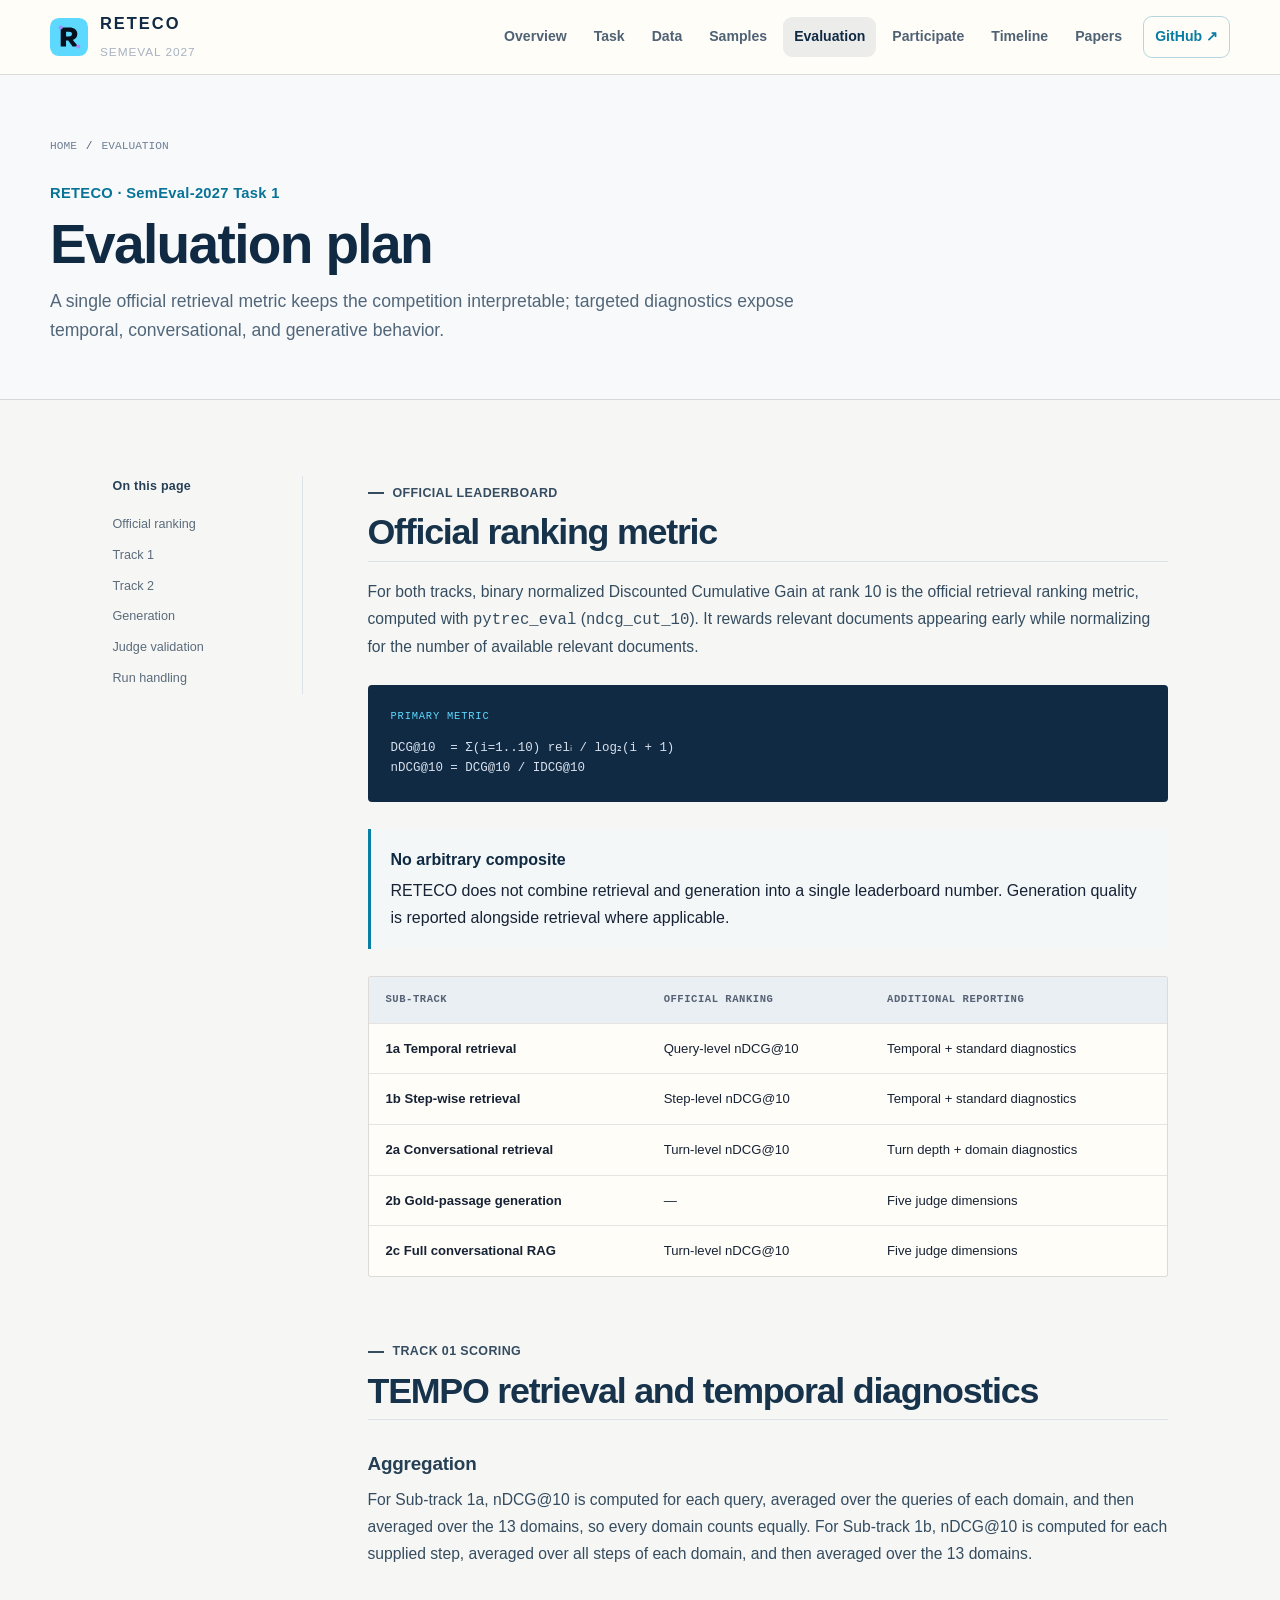
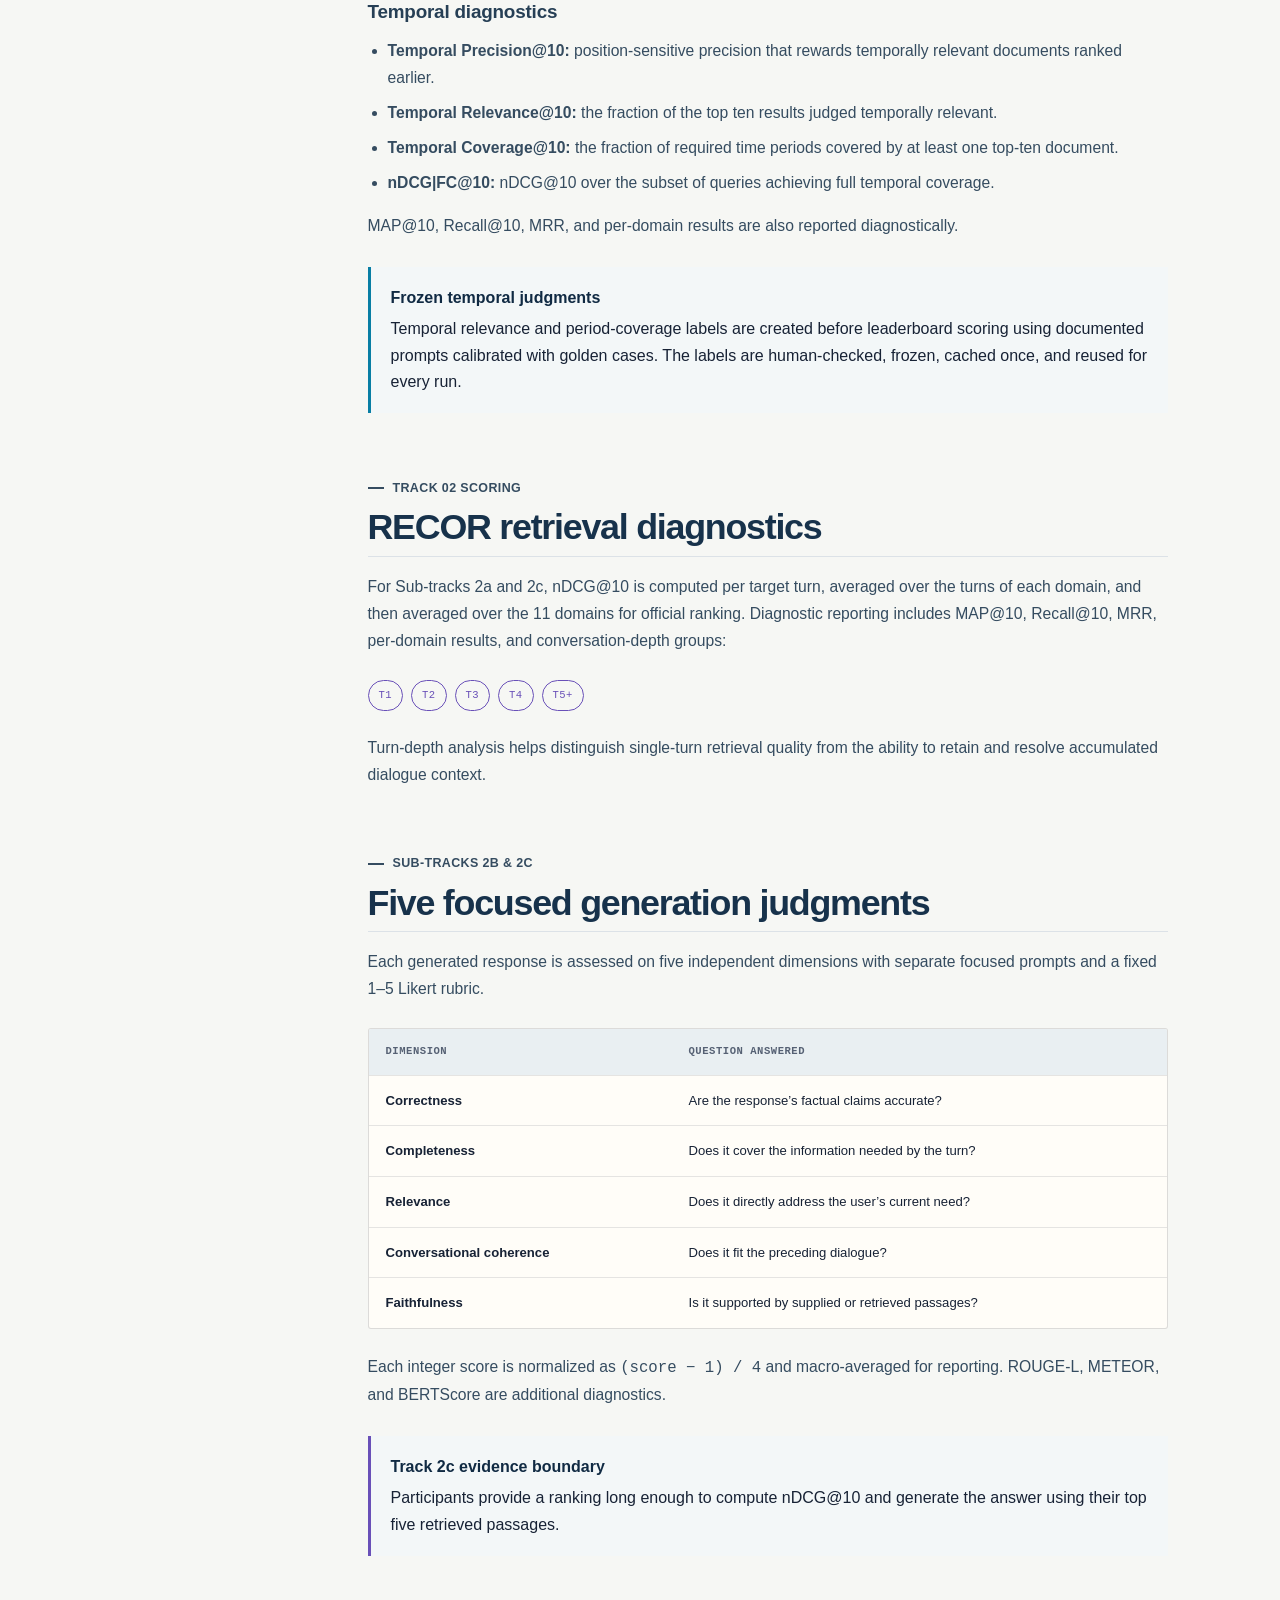
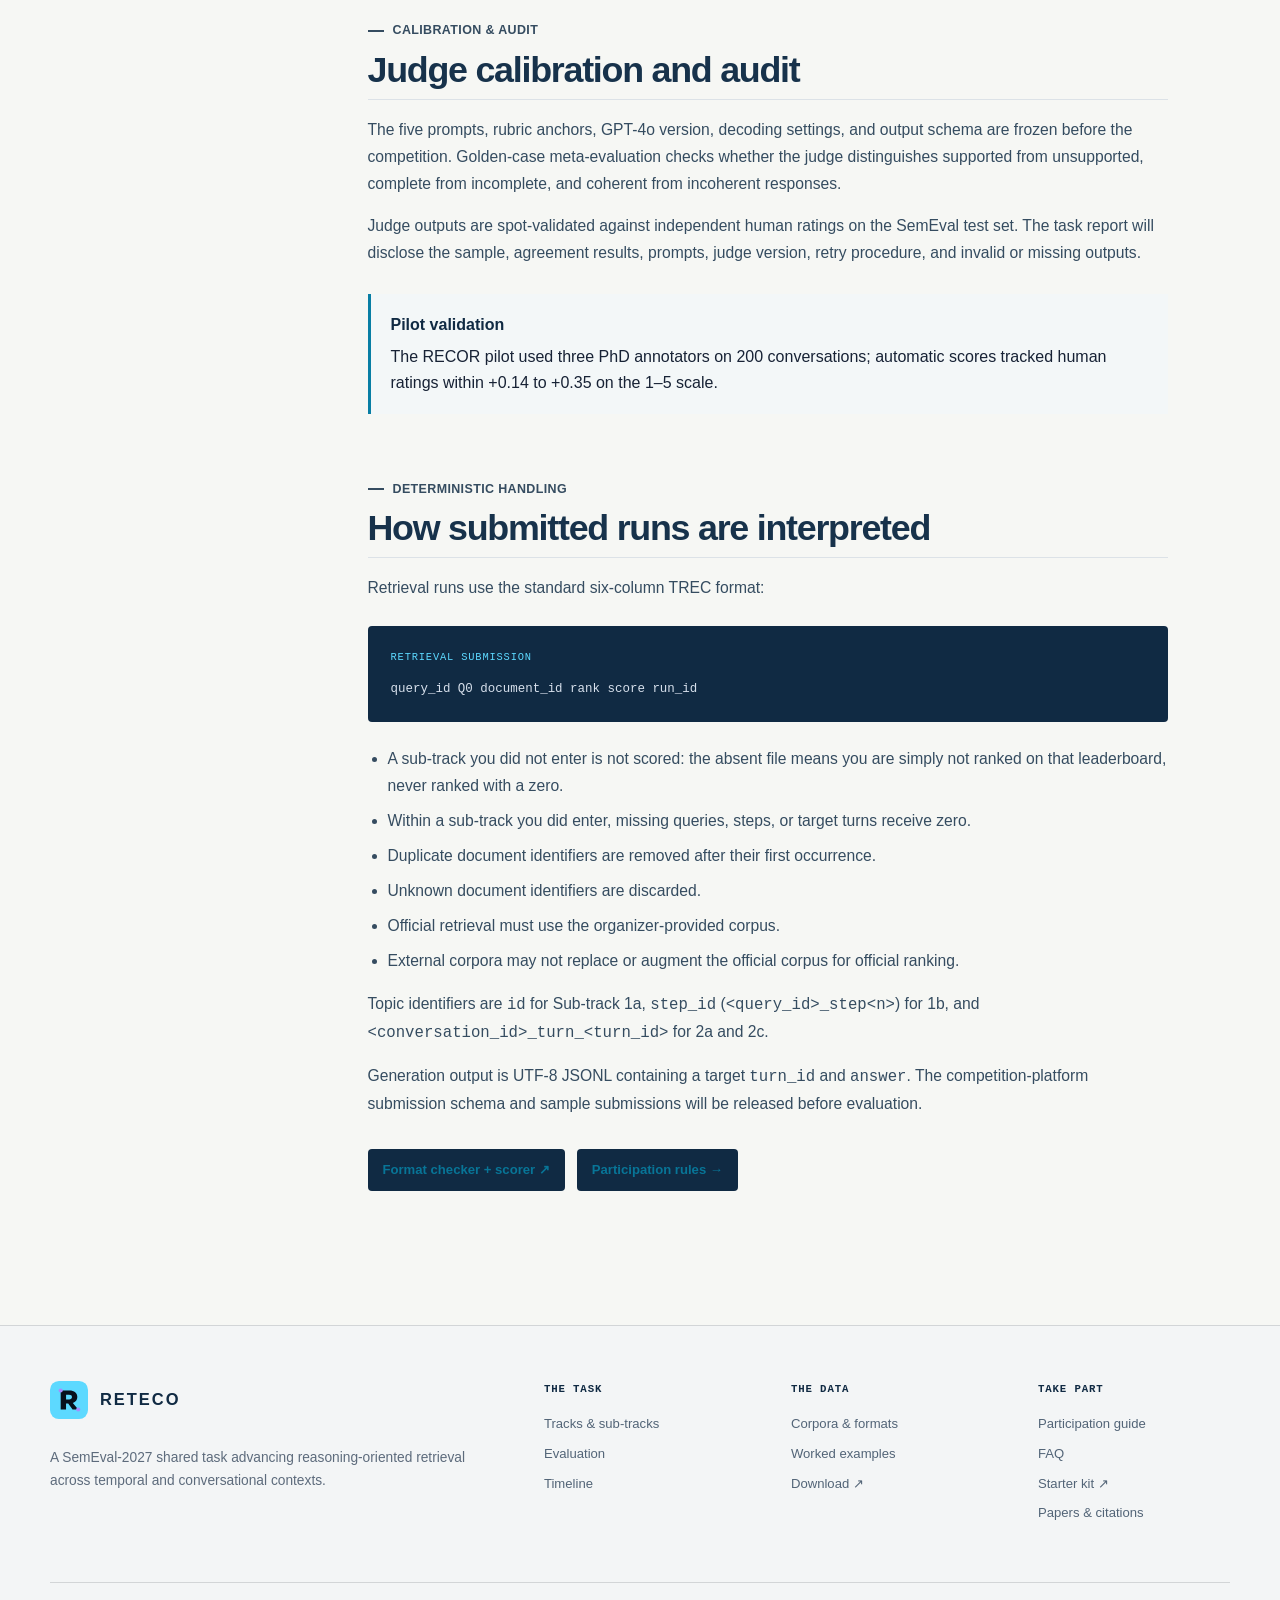
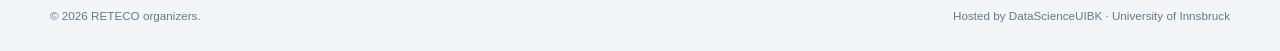
<file: docs/evaluation.html>
<!doctype html><html lang="en"><head>
<meta charset="utf-8"><meta name="viewport" content="width=device-width, initial-scale=1"><meta name="description" content="Official and diagnostic evaluation metrics for RETECO SemEval-2027."><meta name="theme-color" content="#f6f7f4"><title>Evaluation — RETECO</title><link rel="icon" href="assets/brand/reteco-mark.svg" type="image/svg+xml"><link rel="stylesheet" href="assets/css/site.css"><script src="assets/js/site.js" defer></script></head><body>
<a class="skip-link" href="#main">Skip to content</a><header class="site-header"><div class="shell nav-wrap"><a class="brand" href="index.html"><img class="brand-mark" src="assets/brand/reteco-mark.svg" alt=""><span><span class="brand-name">RETECO</span><br><span class="brand-event">SemEval 2027</span></span></a><button class="nav-toggle" type="button" aria-label="Open navigation" aria-expanded="false"><span></span><span></span><span></span></button><nav class="nav-links" aria-label="Primary navigation"><a href="index.html">Overview</a><a href="task.html">Task</a><a href="data.html">Data</a><a href="samples.html">Samples</a><a aria-current="page" href="evaluation.html">Evaluation</a><a href="participate.html">Participate</a><a href="timeline.html">Timeline</a><a href="papers.html">Papers</a><a class="nav-cta" href="https://github.com/DataScienceUIBK/RETECO" target="_blank" rel="noreferrer">GitHub ↗</a></nav></div></header>
<main id="main"><header class="page-hero"><div class="shell"><div class="breadcrumbs"><a href="index.html">Home</a><span>/</span>Evaluation</div><p class="eyebrow">RETECO · SemEval-2027 Task 1</p><h1>Evaluation plan</h1><p class="lede">A single official retrieval metric keeps the competition interpretable; targeted diagnostics expose temporal, conversational, and generative behavior.</p></div></header>
<section class="section"><div class="shell toc-layout"><aside class="toc"><strong>On this page</strong><a href="#official">Official ranking</a><a href="#track-1">Track 1</a><a href="#track-2">Track 2</a><a href="#generation">Generation</a><a href="#validation">Judge validation</a><a href="#submission">Run handling</a></aside><div class="prose">
<section id="official"><p class="eyebrow">Official leaderboard</p><h2>Official ranking metric</h2><p>For both tracks, binary normalized Discounted Cumulative Gain at rank 10 is the official retrieval ranking metric, computed with <code>pytrec_eval</code> (<code>ndcg_cut_10</code>). It rewards relevant documents appearing early while normalizing for the number of available relevant documents.</p><div class="code-block"><span class="code-label">Primary metric</span><code>DCG@10  = Σ(i=1..10) relᵢ / log₂(i + 1)
nDCG@10 = DCG@10 / IDCG@10</code></div><div class="callout"><strong>No arbitrary composite</strong>RETECO does not combine retrieval and generation into a single leaderboard number. Generation quality is reported alongside retrieval where applicable.</div><div class="data-table-wrap"><table class="data-table"><thead><tr><th>Sub-track</th><th>Official ranking</th><th>Additional reporting</th></tr></thead><tbody><tr><td>1a Temporal retrieval</td><td>Query-level nDCG@10</td><td>Temporal + standard diagnostics</td></tr><tr><td>1b Step-wise retrieval</td><td>Step-level nDCG@10</td><td>Temporal + standard diagnostics</td></tr><tr><td>2a Conversational retrieval</td><td>Turn-level nDCG@10</td><td>Turn depth + domain diagnostics</td></tr><tr><td>2b Gold-passage generation</td><td>—</td><td>Five judge dimensions</td></tr><tr><td>2c Full conversational RAG</td><td>Turn-level nDCG@10</td><td>Five judge dimensions</td></tr></tbody></table></div></section>

<section id="track-1"><p class="eyebrow">Track 01 scoring</p><h2>TEMPO retrieval and temporal diagnostics</h2><h3>Aggregation</h3><p>For Sub-track 1a, nDCG@10 is computed for each query, averaged over the queries of each domain, and then averaged over the 13 domains, so every domain counts equally. For Sub-track 1b, nDCG@10 is computed for each supplied step, averaged over all steps of each domain, and then averaged over the 13 domains.</p><h3>Temporal diagnostics</h3><ul><li><strong>Temporal Precision@10:</strong> position-sensitive precision that rewards temporally relevant documents ranked earlier.</li><li><strong>Temporal Relevance@10:</strong> the fraction of the top ten results judged temporally relevant.</li><li><strong>Temporal Coverage@10:</strong> the fraction of required time periods covered by at least one top-ten document.</li><li><strong>nDCG|FC@10:</strong> nDCG@10 over the subset of queries achieving full temporal coverage.</li></ul><p>MAP@10, Recall@10, MRR, and per-domain results are also reported diagnostically.</p><div class="callout"><strong>Frozen temporal judgments</strong>Temporal relevance and period-coverage labels are created before leaderboard scoring using documented prompts calibrated with golden cases. The labels are human-checked, frozen, cached once, and reused for every run.</div></section>

<section id="track-2"><p class="eyebrow">Track 02 scoring</p><h2>RECOR retrieval diagnostics</h2><p>For Sub-tracks 2a and 2c, nDCG@10 is computed per target turn, averaged over the turns of each domain, and then averaged over the 11 domains for official ranking. Diagnostic reporting includes MAP@10, Recall@10, MRR, per-domain results, and conversation-depth groups:</p><div class="pill-row" style="color:#6950b8"><span class="pill">T1</span><span class="pill">T2</span><span class="pill">T3</span><span class="pill">T4</span><span class="pill">T5+</span></div><p style="margin-top:24px">Turn-depth analysis helps distinguish single-turn retrieval quality from the ability to retain and resolve accumulated dialogue context.</p></section>

<section id="generation"><p class="eyebrow">Sub-tracks 2b & 2c</p><h2>Five focused generation judgments</h2><p>Each generated response is assessed on five independent dimensions with separate focused prompts and a fixed 1–5 Likert rubric.</p><div class="data-table-wrap"><table class="data-table"><thead><tr><th>Dimension</th><th>Question answered</th></tr></thead><tbody><tr><td>Correctness</td><td>Are the response’s factual claims accurate?</td></tr><tr><td>Completeness</td><td>Does it cover the information needed by the turn?</td></tr><tr><td>Relevance</td><td>Does it directly address the user’s current need?</td></tr><tr><td>Conversational coherence</td><td>Does it fit the preceding dialogue?</td></tr><tr><td>Faithfulness</td><td>Is it supported by supplied or retrieved passages?</td></tr></tbody></table></div><p>Each integer score is normalized as <code>(score − 1) / 4</code> and macro-averaged for reporting. ROUGE-L, METEOR, and BERTScore are additional diagnostics.</p><div class="callout callout--violet"><strong>Track 2c evidence boundary</strong>Participants provide a ranking long enough to compute nDCG@10 and generate the answer using their top five retrieved passages.</div></section>

<section id="validation"><p class="eyebrow">Calibration & audit</p><h2>Judge calibration and audit</h2><p>The five prompts, rubric anchors, GPT-4o version, decoding settings, and output schema are frozen before the competition. Golden-case meta-evaluation checks whether the judge distinguishes supported from unsupported, complete from incomplete, and coherent from incoherent responses.</p><p>Judge outputs are spot-validated against independent human ratings on the SemEval test set. The task report will disclose the sample, agreement results, prompts, judge version, retry procedure, and invalid or missing outputs.</p><div class="callout"><strong>Pilot validation</strong>The RECOR pilot used three PhD annotators on 200 conversations; automatic scores tracked human ratings within +0.14 to +0.35 on the 1–5 scale.</div></section>

<section id="submission"><p class="eyebrow">Deterministic handling</p><h2>How submitted runs are interpreted</h2><p>Retrieval runs use the standard six-column TREC format:</p><div class="code-block"><span class="code-label">Retrieval submission</span><code>query_id Q0 document_id rank score run_id</code></div><ul><li>A sub-track you did not enter is not scored: the absent file means you are simply not ranked on that leaderboard, never ranked with a zero.</li><li>Within a sub-track you did enter, missing queries, steps, or target turns receive zero.</li><li>Duplicate document identifiers are removed after their first occurrence.</li><li>Unknown document identifiers are discarded.</li><li>Official retrieval must use the organizer-provided corpus.</li><li>External corpora may not replace or augment the official corpus for official ranking.</li></ul><p>Topic identifiers are <code>id</code> for Sub-track 1a, <code>step_id</code> (<code>&lt;query_id&gt;_step&lt;n&gt;</code>) for 1b, and <code>&lt;conversation_id&gt;_turn_&lt;turn_id&gt;</code> for 2a and 2c.</p><p>Generation output is UTF-8 JSONL containing a target <code>turn_id</code> and <code>answer</code>. The competition-platform submission schema and sample submissions will be released before evaluation.</p><div class="button-row"><a class="button" href="https://github.com/DataScienceUIBK/RETECO/tree/main/starter_kit">Format checker + scorer ↗</a><a class="button" href="participate.html">Participation rules →</a></div></section>
</div></div></section></main>
<footer class="site-footer"><div class="shell"><div class="footer-grid"><div class="footer-brand"><a class="brand" href="index.html"><img class="brand-mark" src="assets/brand/reteco-mark.svg" alt=""><span class="brand-name">RETECO</span></a><p>A SemEval-2027 shared task advancing reasoning-oriented retrieval across temporal and conversational contexts.</p></div><div class="footer-col"><strong>The task</strong><a href="task.html">Tracks &amp; sub-tracks</a><a href="evaluation.html">Evaluation</a><a href="timeline.html">Timeline</a></div><div class="footer-col"><strong>The data</strong><a href="data.html">Corpora &amp; formats</a><a href="samples.html">Worked examples</a><a href="https://huggingface.co/datasets/DataScience-UIBK/RETECO-SemEval2027">Download ↗</a></div><div class="footer-col"><strong>Take part</strong><a href="participate.html">Participation guide</a><a href="participate.html#faq">FAQ</a><a href="https://github.com/DataScienceUIBK/RETECO/tree/main/starter_kit">Starter kit ↗</a><a href="papers.html">Papers &amp; citations</a></div></div><div class="footer-bottom"><span>© <span data-year>2026</span> RETECO organizers.</span><span>Hosted by DataScienceUIBK · University of Innsbruck</span></div></div></footer></body></html>
</file>
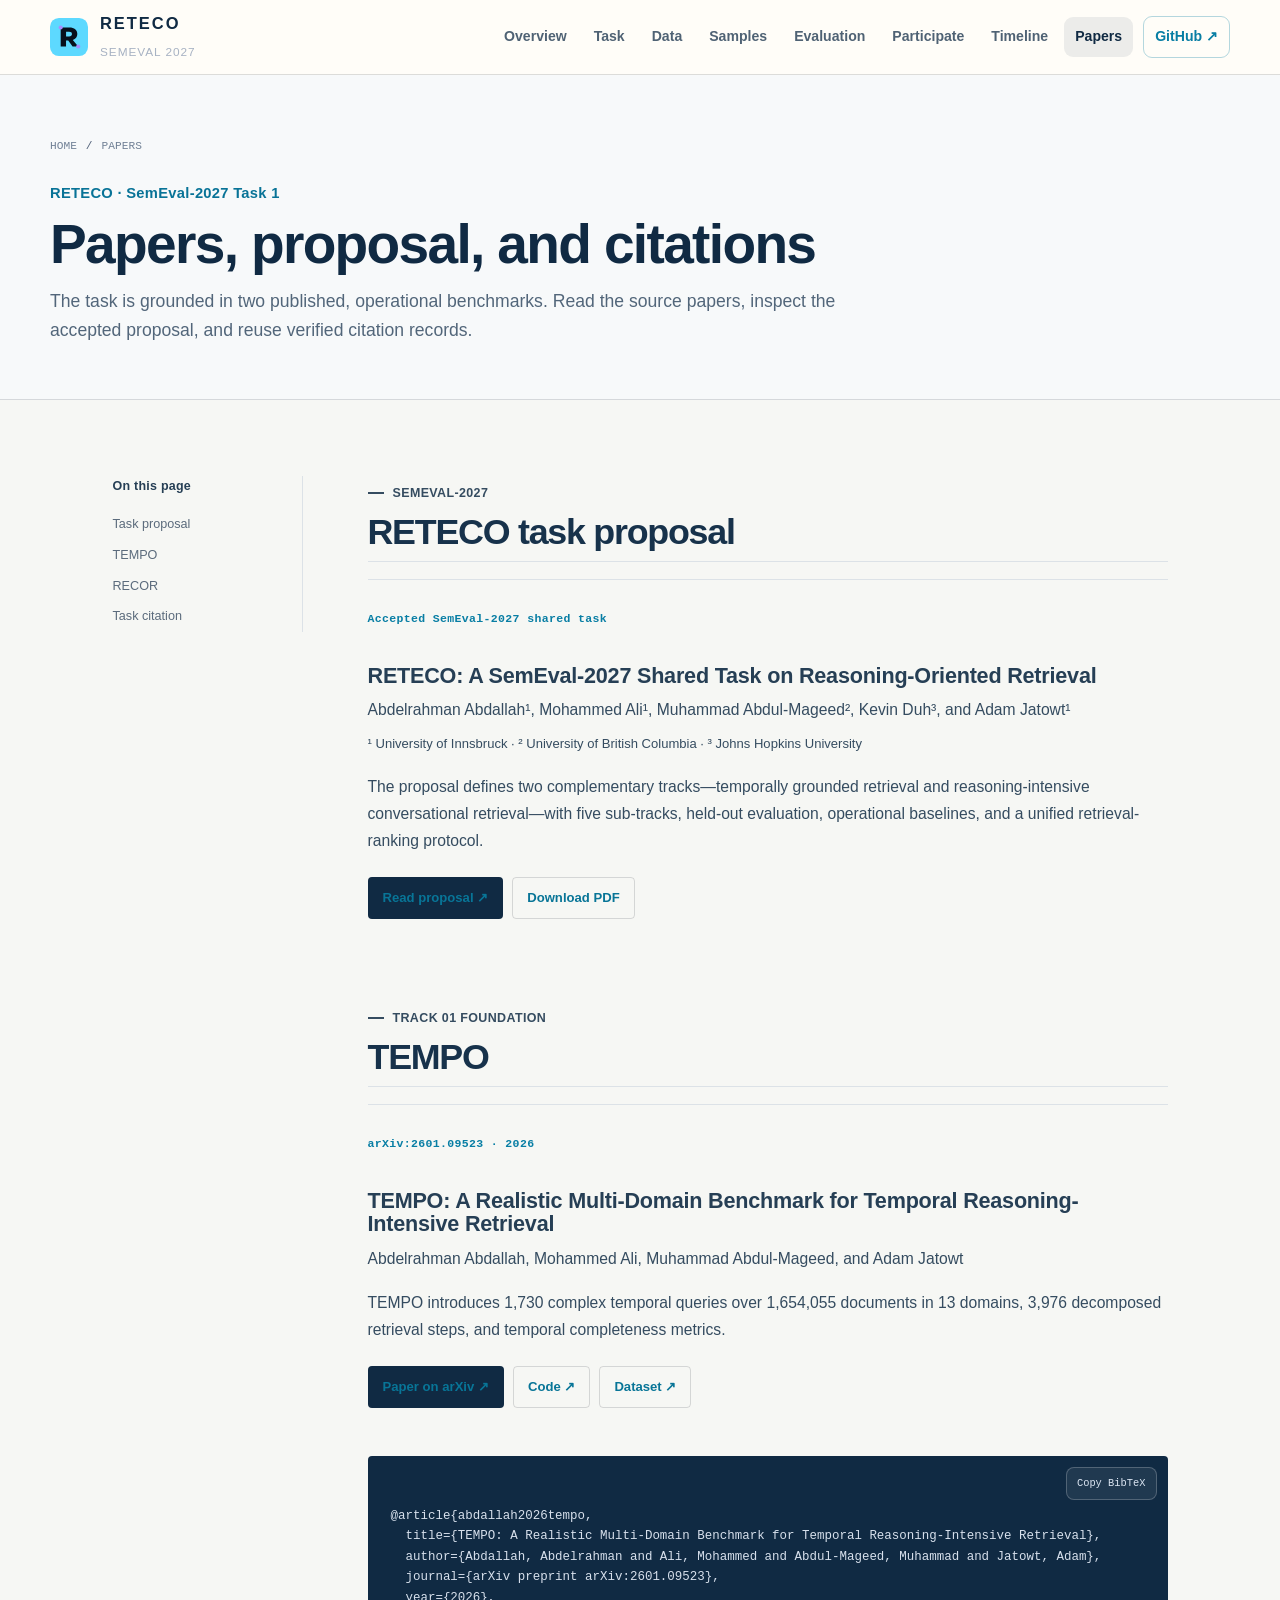
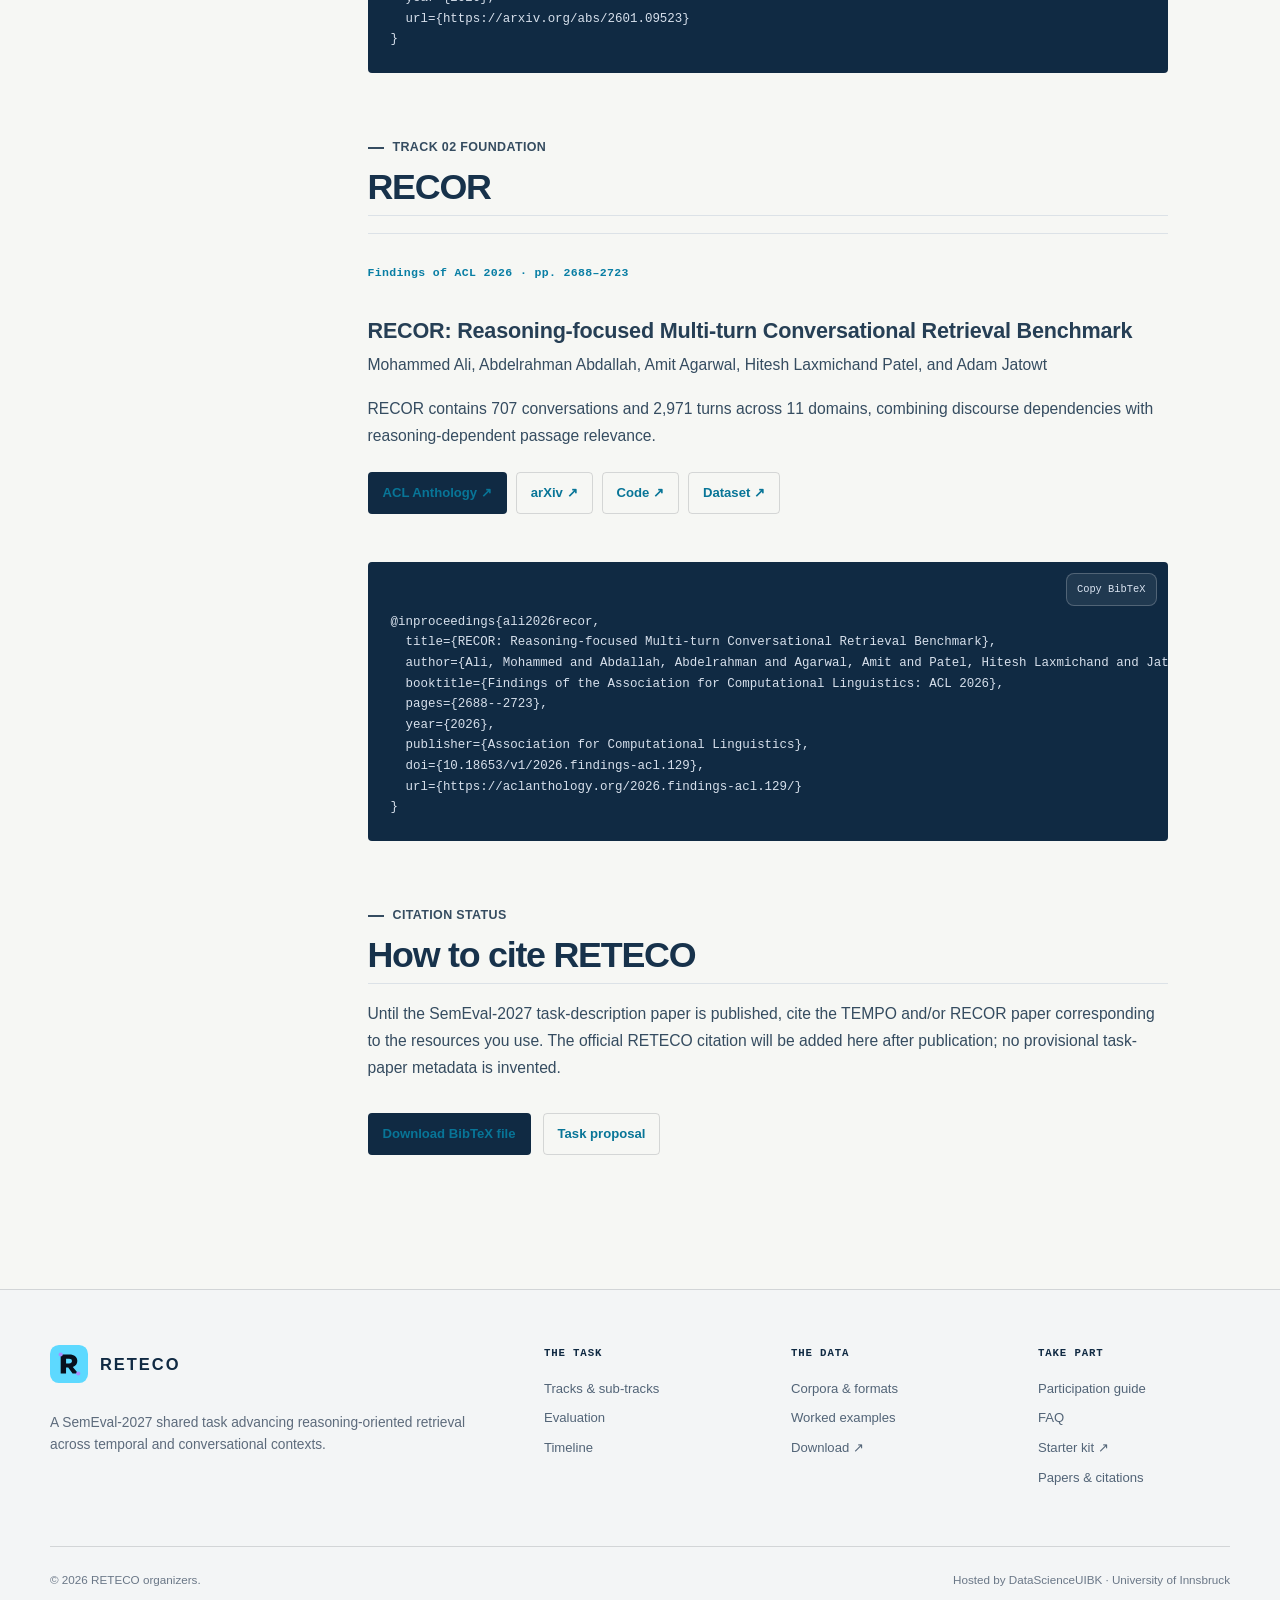
<file: docs/papers.html>
<!doctype html><html lang="en"><head><meta charset="utf-8"><meta name="viewport" content="width=device-width, initial-scale=1"><meta name="description" content="RETECO proposal, TEMPO and RECOR papers, and citation records."><meta name="theme-color" content="#f6f7f4"><title>Papers & Citations — RETECO</title><link rel="icon" href="assets/brand/reteco-mark.svg" type="image/svg+xml"><link rel="stylesheet" href="assets/css/site.css"><script src="assets/js/site.js" defer></script></head><body>
<a class="skip-link" href="#main">Skip to content</a><header class="site-header"><div class="shell nav-wrap"><a class="brand" href="index.html"><img class="brand-mark" src="assets/brand/reteco-mark.svg" alt=""><span><span class="brand-name">RETECO</span><br><span class="brand-event">SemEval 2027</span></span></a><button class="nav-toggle" type="button" aria-label="Open navigation" aria-expanded="false"><span></span><span></span><span></span></button><nav class="nav-links" aria-label="Primary navigation"><a href="index.html">Overview</a><a href="task.html">Task</a><a href="data.html">Data</a><a href="samples.html">Samples</a><a href="evaluation.html">Evaluation</a><a href="participate.html">Participate</a><a href="timeline.html">Timeline</a><a aria-current="page" href="papers.html">Papers</a><a class="nav-cta" href="https://github.com/DataScienceUIBK/RETECO" target="_blank" rel="noreferrer">GitHub ↗</a></nav></div></header>
<main id="main"><header class="page-hero"><div class="shell"><div class="breadcrumbs"><a href="index.html">Home</a><span>/</span>Papers</div><p class="eyebrow">RETECO · SemEval-2027 Task 1</p><h1>Papers, proposal, and citations</h1><p class="lede">The task is grounded in two published, operational benchmarks. Read the source papers, inspect the accepted proposal, and reuse verified citation records.</p></div></header>
<section class="section"><div class="shell toc-layout"><aside class="toc"><strong>On this page</strong><a href="#proposal">Task proposal</a><a href="#tempo-paper">TEMPO</a><a href="#recor-paper">RECOR</a><a href="#task-citation">Task citation</a></aside><div class="prose">
<section id="proposal"><p class="eyebrow">SemEval-2027</p><h2>RETECO task proposal</h2><article class="paper-card"><span class="paper-venue">Accepted SemEval-2027 shared task</span><h3>RETECO: A SemEval-2027 Shared Task on Reasoning-Oriented Retrieval</h3><p class="paper-authors">Abdelrahman Abdallah¹, Mohammed Ali¹, Muhammad Abdul-Mageed², Kevin Duh³, and Adam Jatowt¹</p><p class="paper-authors"><small>¹ University of Innsbruck · ² University of British Columbia · ³ Johns Hopkins University</small></p><p class="paper-summary">The proposal defines two complementary tracks—temporally grounded retrieval and reasoning-intensive conversational retrieval—with five sub-tracks, held-out evaluation, operational baselines, and a unified retrieval-ranking protocol.</p><div class="paper-actions"><a class="button" href="assets/papers/RETECO_SemEval_2027_Proposal.pdf" target="_blank" rel="noreferrer">Read proposal ↗</a><a class="button button--paper" href="assets/papers/RETECO_SemEval_2027_Proposal.pdf" download>Download PDF</a></div></article></section>

<section id="tempo-paper"><p class="eyebrow">Track 01 foundation</p><h2>TEMPO</h2><article class="paper-card"><span class="paper-venue">arXiv:2601.09523 · 2026</span><h3>TEMPO: A Realistic Multi-Domain Benchmark for Temporal Reasoning-Intensive Retrieval</h3><p class="paper-authors">Abdelrahman Abdallah, Mohammed Ali, Muhammad Abdul-Mageed, and Adam Jatowt</p><p class="paper-summary">TEMPO introduces 1,730 complex temporal queries over 1,654,055 documents in 13 domains, 3,976 decomposed retrieval steps, and temporal completeness metrics.</p><div class="paper-actions"><a class="button" href="https://arxiv.org/abs/2601.09523" target="_blank" rel="noreferrer">Paper on arXiv ↗</a><a class="button button--paper" href="https://github.com/tempo-bench/Tempo" target="_blank" rel="noreferrer">Code ↗</a><a class="button button--paper" href="https://huggingface.co/datasets/tempo26/Tempo" target="_blank" rel="noreferrer">Dataset ↗</a></div></article><div class="citation-wrap"><button class="copy-button" type="button" data-copy-target="tempo-bib">Copy BibTeX</button><pre class="code-block"><code id="tempo-bib">@article{abdallah2026tempo,
  title={TEMPO: A Realistic Multi-Domain Benchmark for Temporal Reasoning-Intensive Retrieval},
  author={Abdallah, Abdelrahman and Ali, Mohammed and Abdul-Mageed, Muhammad and Jatowt, Adam},
  journal={arXiv preprint arXiv:2601.09523},
  year={2026},
  url={https://arxiv.org/abs/2601.09523}
}</code></pre></div></section>

<section id="recor-paper"><p class="eyebrow">Track 02 foundation</p><h2>RECOR</h2><article class="paper-card"><span class="paper-venue">Findings of ACL 2026 · pp. 2688–2723</span><h3>RECOR: Reasoning-focused Multi-turn Conversational Retrieval Benchmark</h3><p class="paper-authors">Mohammed Ali, Abdelrahman Abdallah, Amit Agarwal, Hitesh Laxmichand Patel, and Adam Jatowt</p><p class="paper-summary">RECOR contains 707 conversations and 2,971 turns across 11 domains, combining discourse dependencies with reasoning-dependent passage relevance.</p><div class="paper-actions"><a class="button" href="https://aclanthology.org/2026.findings-acl.129/" target="_blank" rel="noreferrer">ACL Anthology ↗</a><a class="button button--paper" href="https://arxiv.org/abs/2601.05461" target="_blank" rel="noreferrer">arXiv ↗</a><a class="button button--paper" href="https://github.com/RECOR-Benchmark/RECOR" target="_blank" rel="noreferrer">Code ↗</a><a class="button button--paper" href="https://huggingface.co/datasets/RECOR-Benchmark/RECOR" target="_blank" rel="noreferrer">Dataset ↗</a></div></article><div class="citation-wrap"><button class="copy-button" type="button" data-copy-target="recor-bib">Copy BibTeX</button><pre class="code-block"><code id="recor-bib">@inproceedings{ali2026recor,
  title={RECOR: Reasoning-focused Multi-turn Conversational Retrieval Benchmark},
  author={Ali, Mohammed and Abdallah, Abdelrahman and Agarwal, Amit and Patel, Hitesh Laxmichand and Jatowt, Adam},
  booktitle={Findings of the Association for Computational Linguistics: ACL 2026},
  pages={2688--2723},
  year={2026},
  publisher={Association for Computational Linguistics},
  doi={10.18653/v1/2026.findings-acl.129},
  url={https://aclanthology.org/2026.findings-acl.129/}
}</code></pre></div></section>

<section id="task-citation"><p class="eyebrow">Citation status</p><h2>How to cite RETECO</h2><p>Until the SemEval-2027 task-description paper is published, cite the TEMPO and/or RECOR paper corresponding to the resources you use. The official RETECO citation will be added here after publication; no provisional task-paper metadata is invented.</p><div class="button-row"><a class="button" href="assets/papers/RETECO_references.bib" download>Download BibTeX file</a><a class="button button--paper" href="assets/papers/RETECO_SemEval_2027_Proposal.pdf">Task proposal</a></div></section>
</div></div></section></main>
<footer class="site-footer"><div class="shell"><div class="footer-grid"><div class="footer-brand"><a class="brand" href="index.html"><img class="brand-mark" src="assets/brand/reteco-mark.svg" alt=""><span class="brand-name">RETECO</span></a><p>A SemEval-2027 shared task advancing reasoning-oriented retrieval across temporal and conversational contexts.</p></div><div class="footer-col"><strong>The task</strong><a href="task.html">Tracks &amp; sub-tracks</a><a href="evaluation.html">Evaluation</a><a href="timeline.html">Timeline</a></div><div class="footer-col"><strong>The data</strong><a href="data.html">Corpora &amp; formats</a><a href="samples.html">Worked examples</a><a href="https://huggingface.co/datasets/DataScience-UIBK/RETECO-SemEval2027">Download ↗</a></div><div class="footer-col"><strong>Take part</strong><a href="participate.html">Participation guide</a><a href="participate.html#faq">FAQ</a><a href="https://github.com/DataScienceUIBK/RETECO/tree/main/starter_kit">Starter kit ↗</a><a href="papers.html">Papers &amp; citations</a></div></div><div class="footer-bottom"><span>© <span data-year>2026</span> RETECO organizers.</span><span>Hosted by DataScienceUIBK · University of Innsbruck</span></div></div></footer></body></html>
</file>
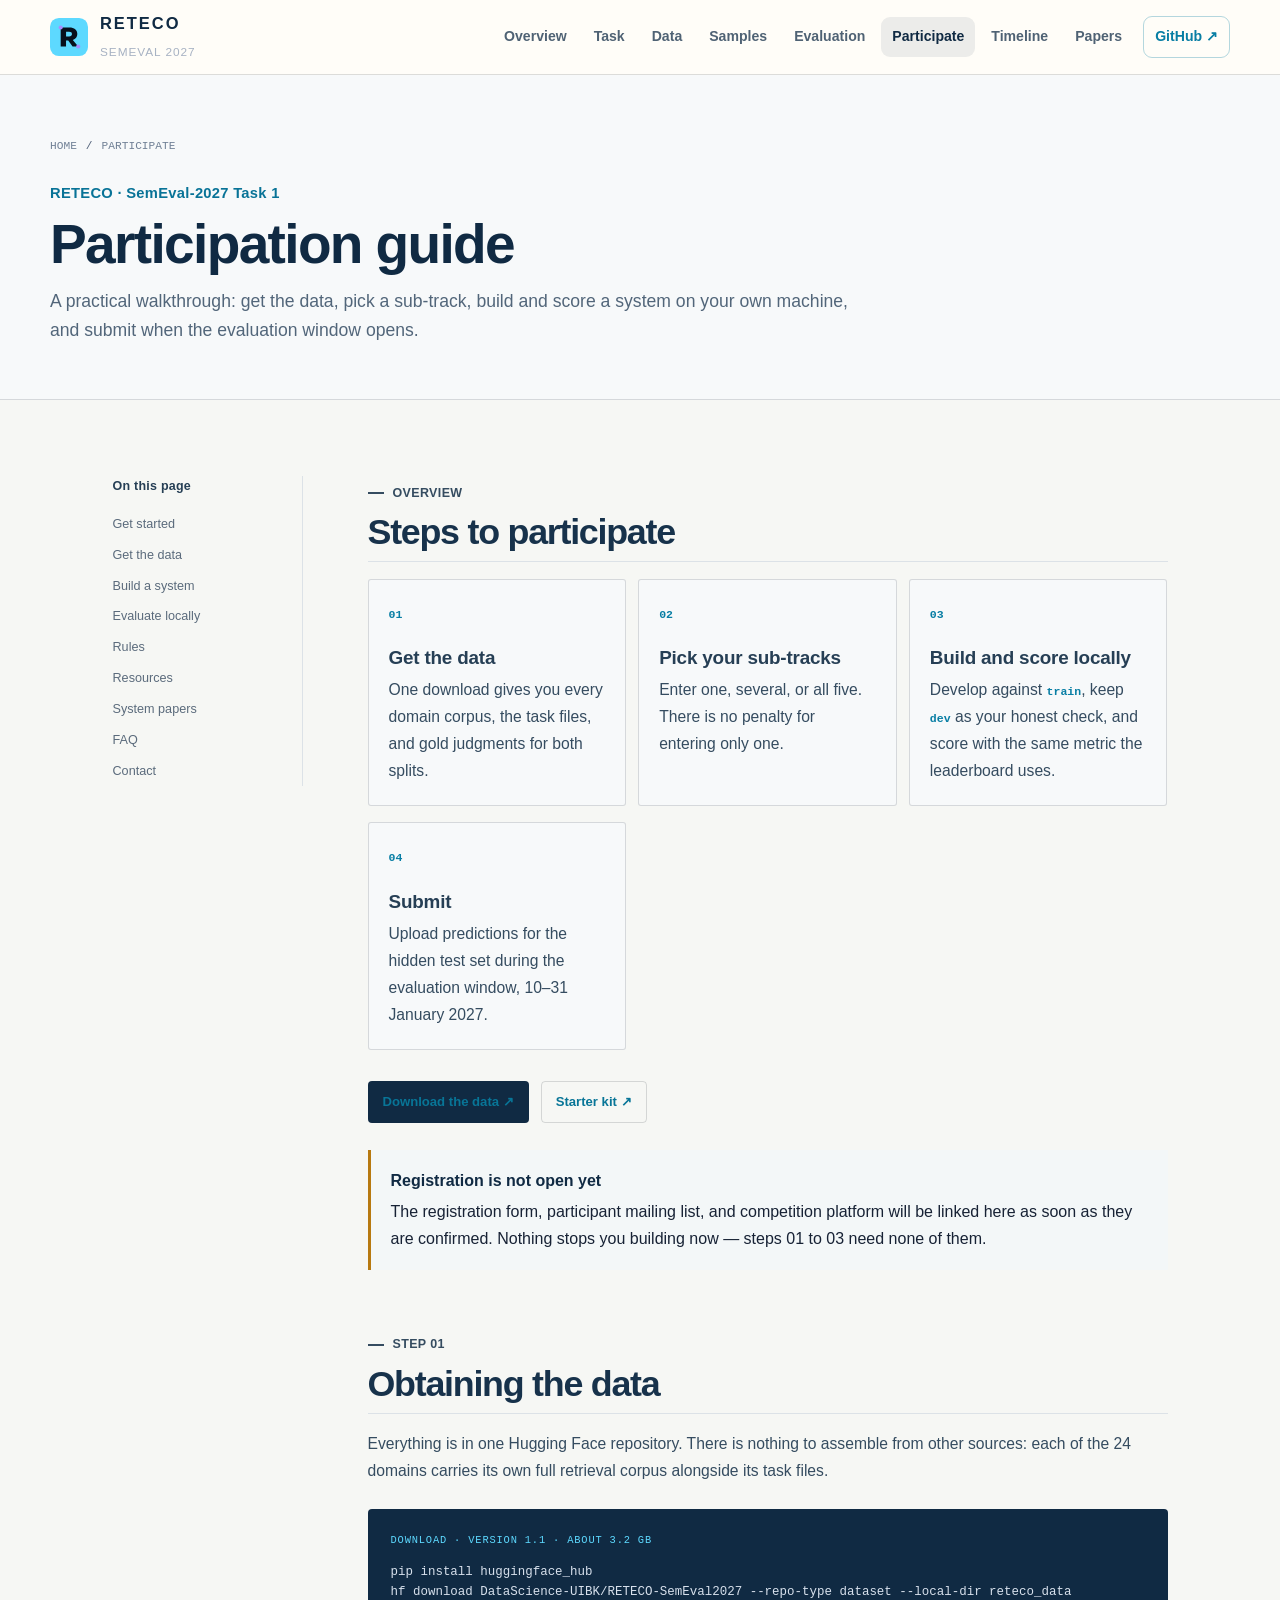
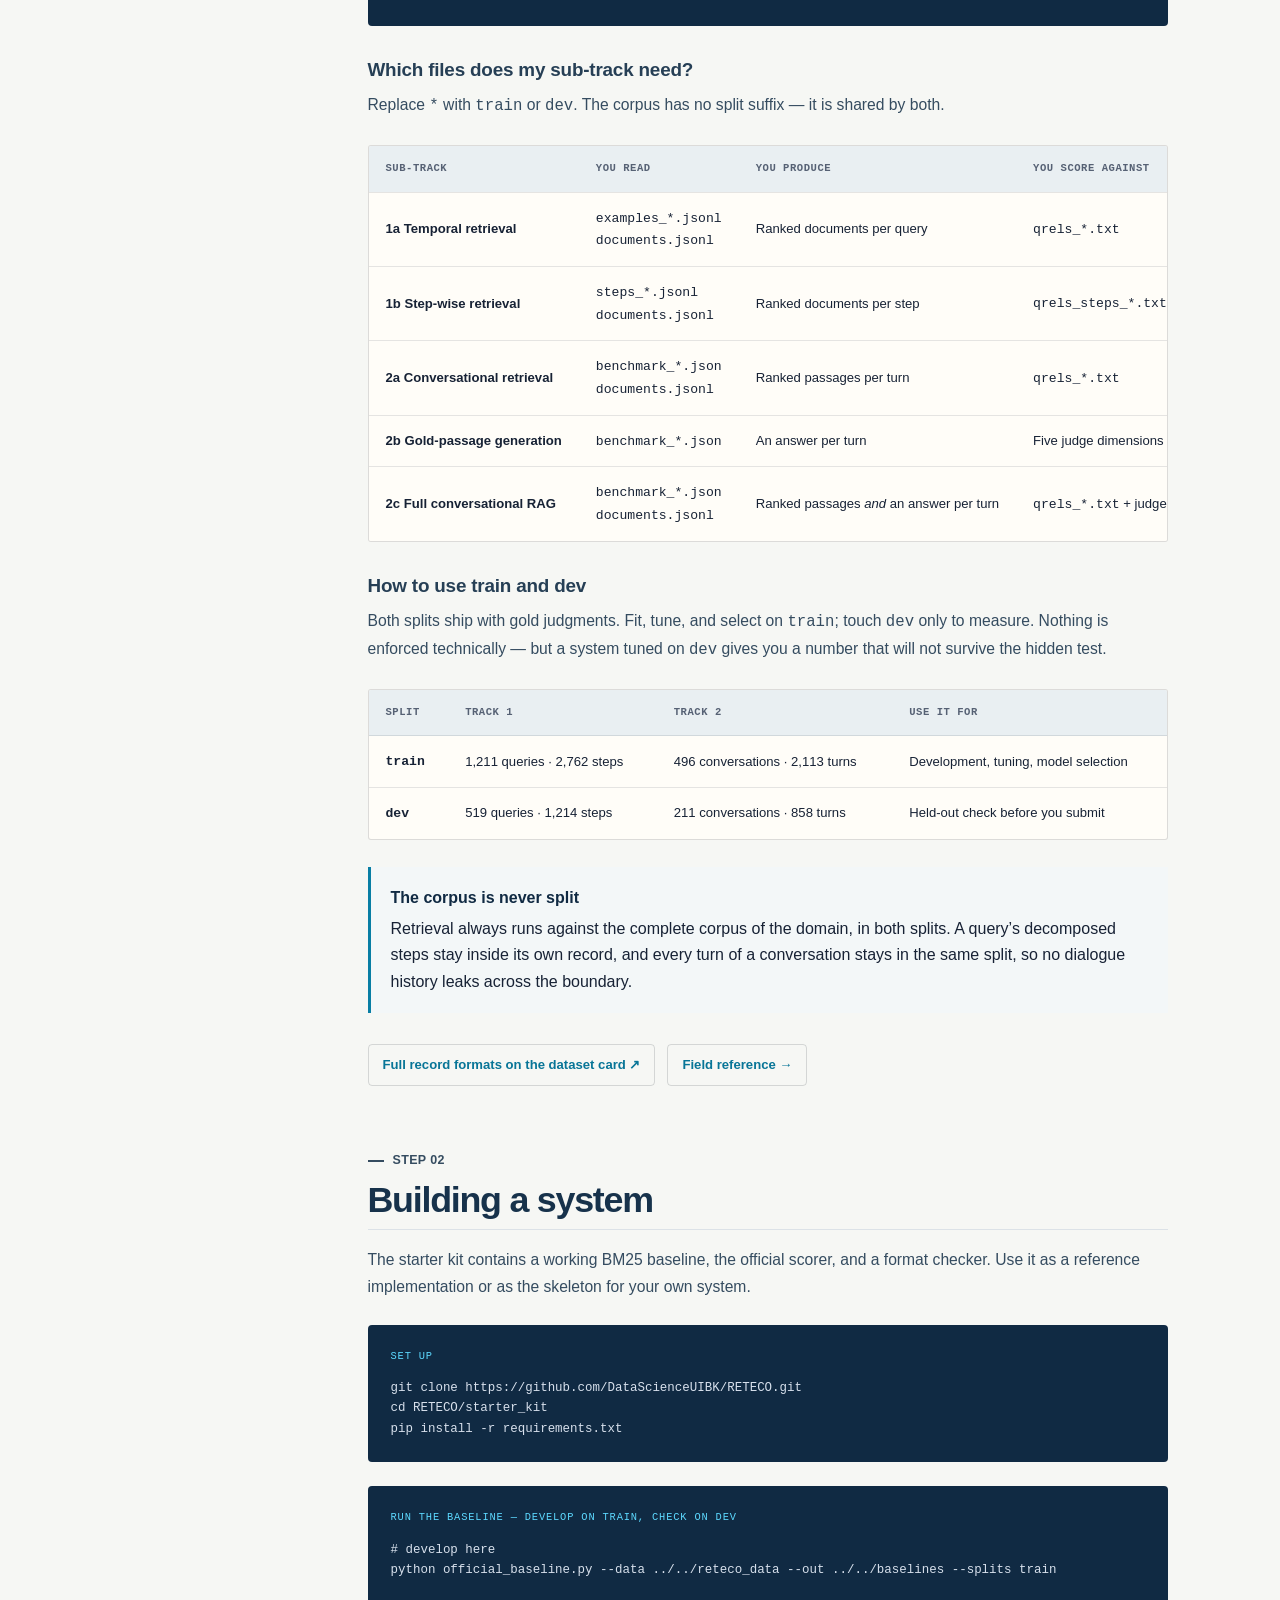
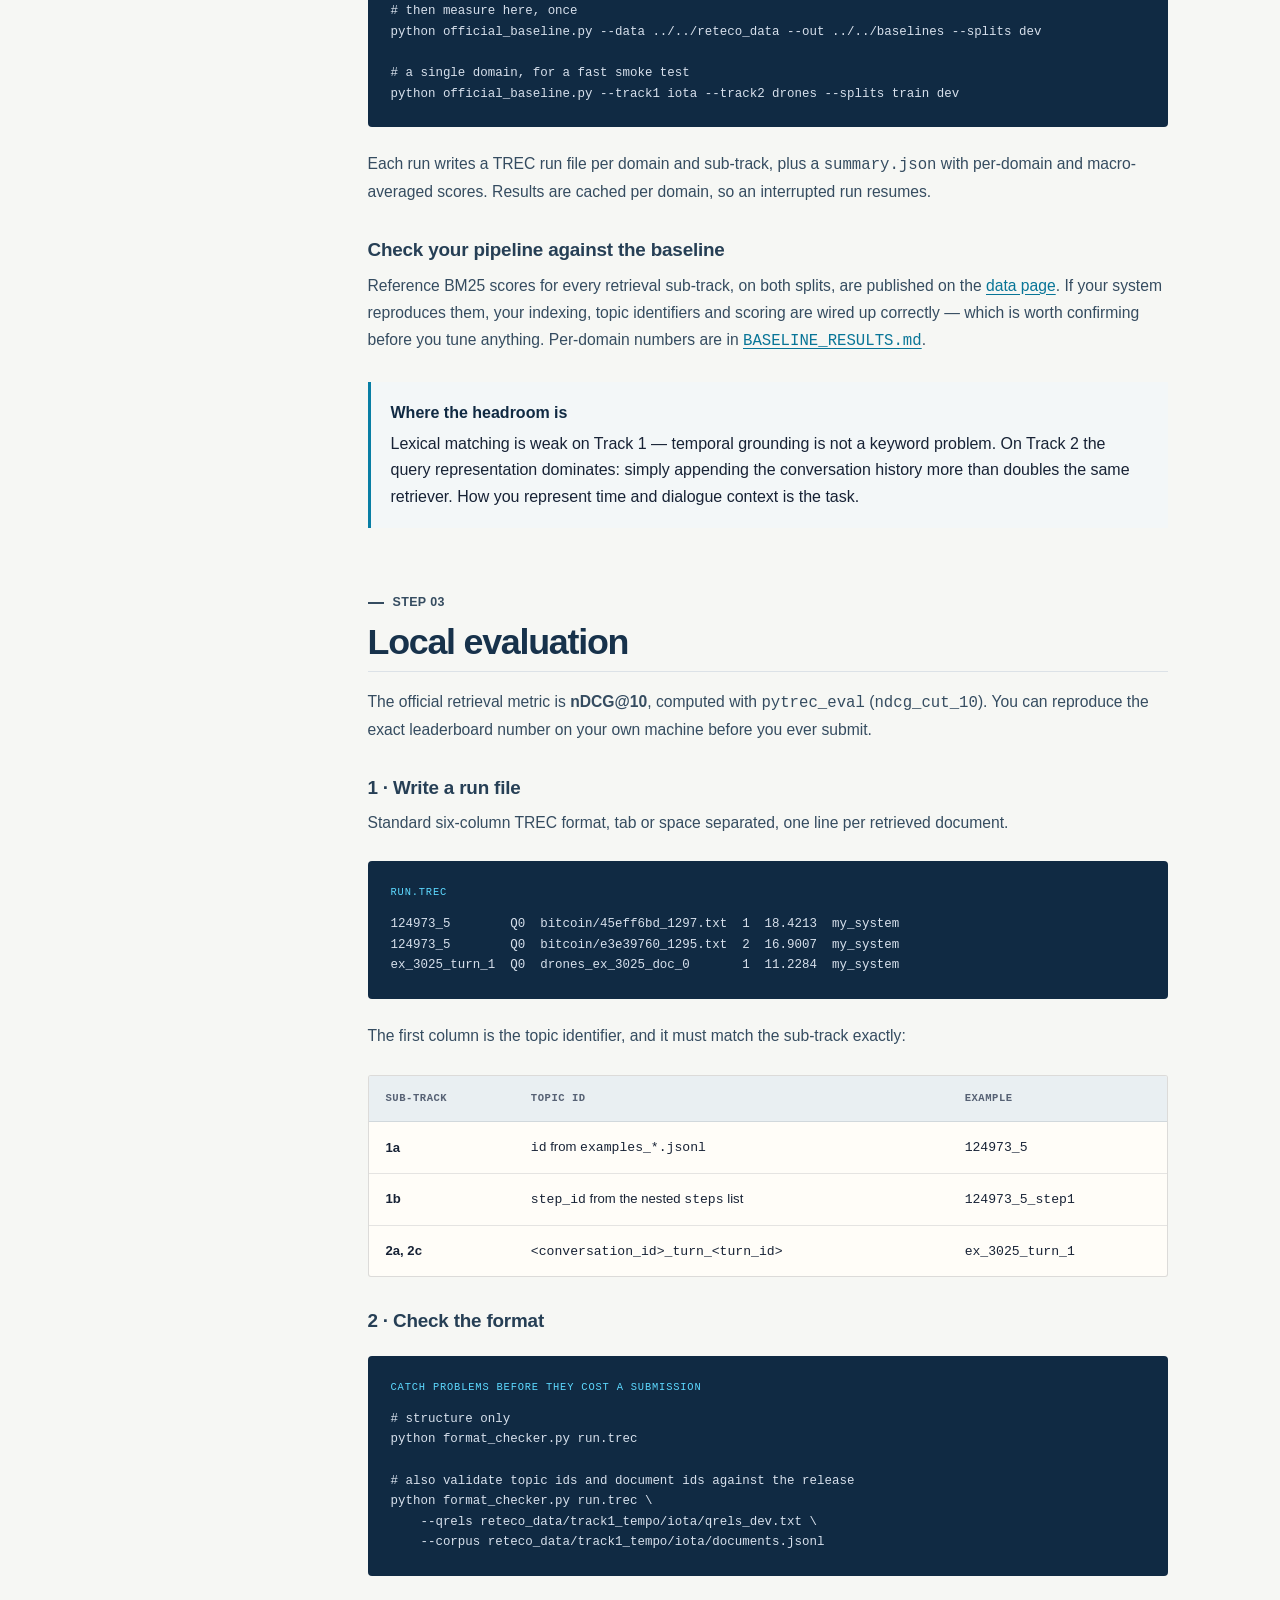
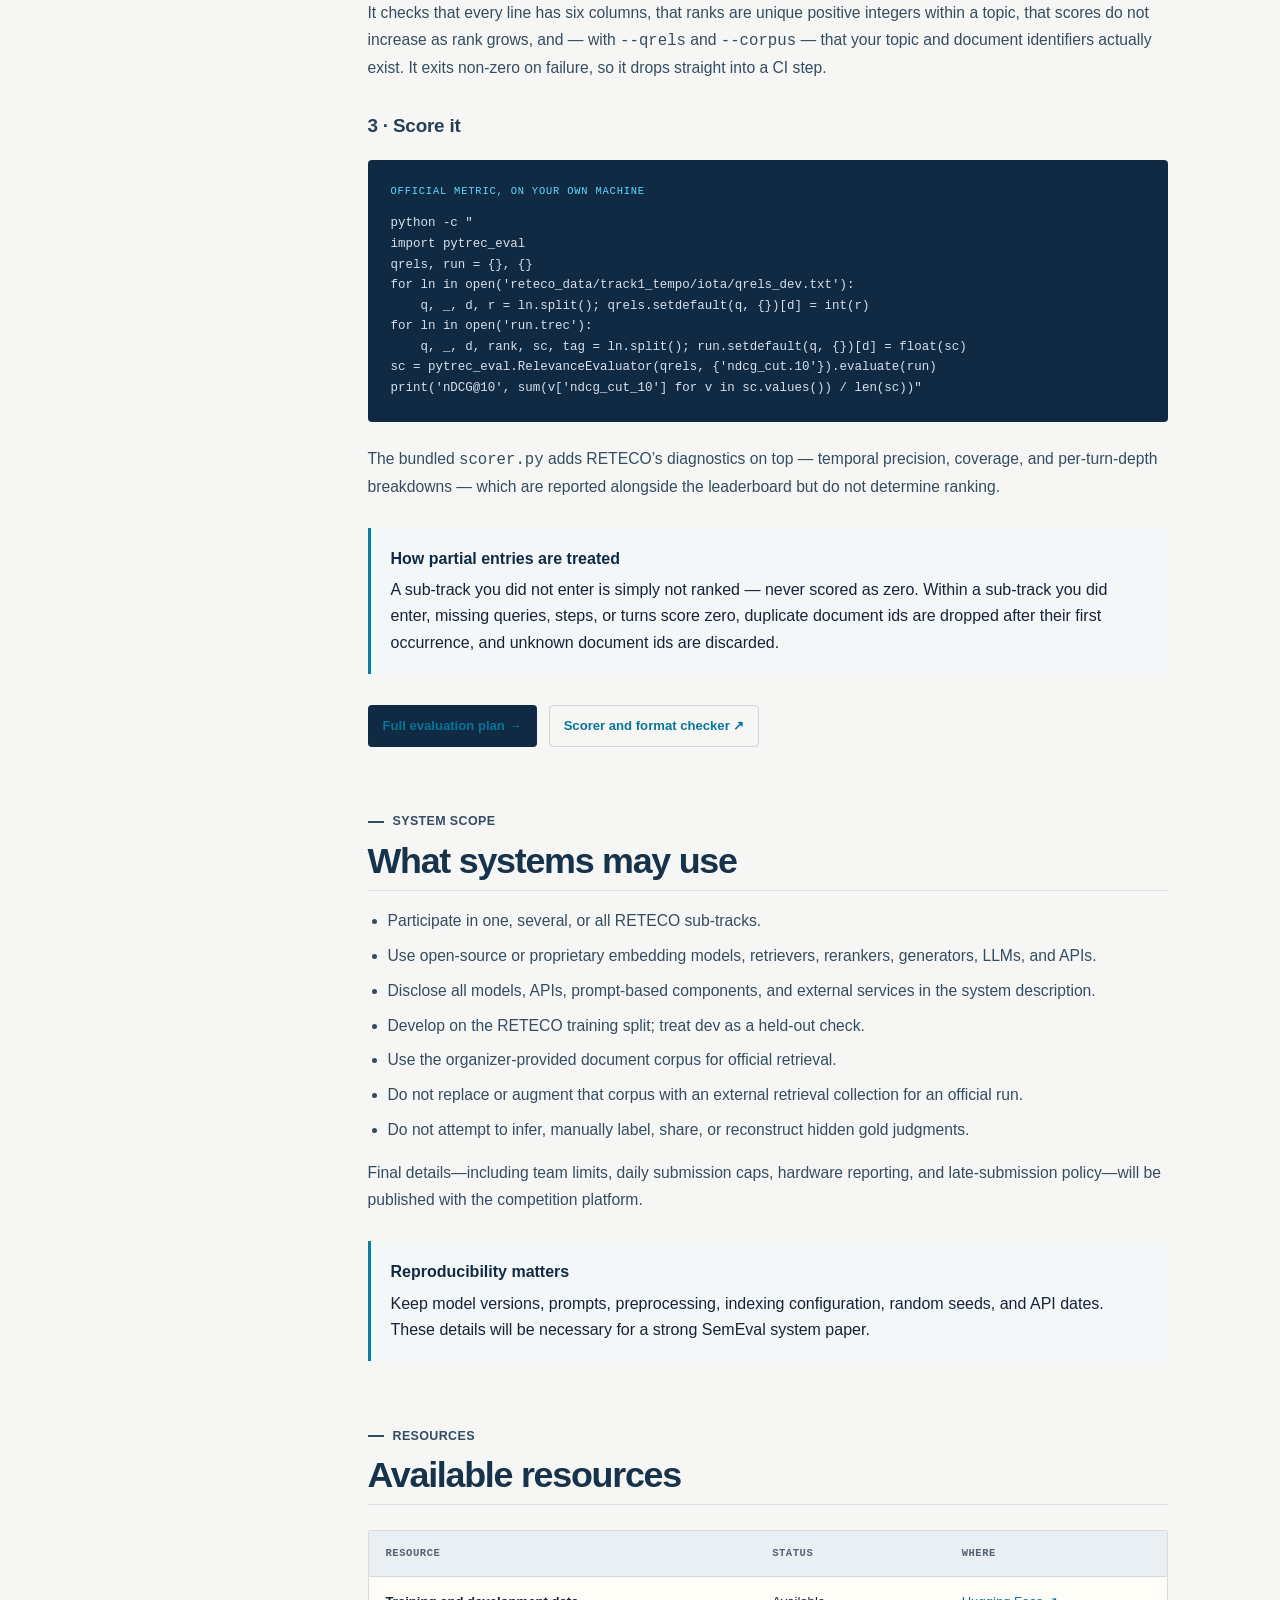
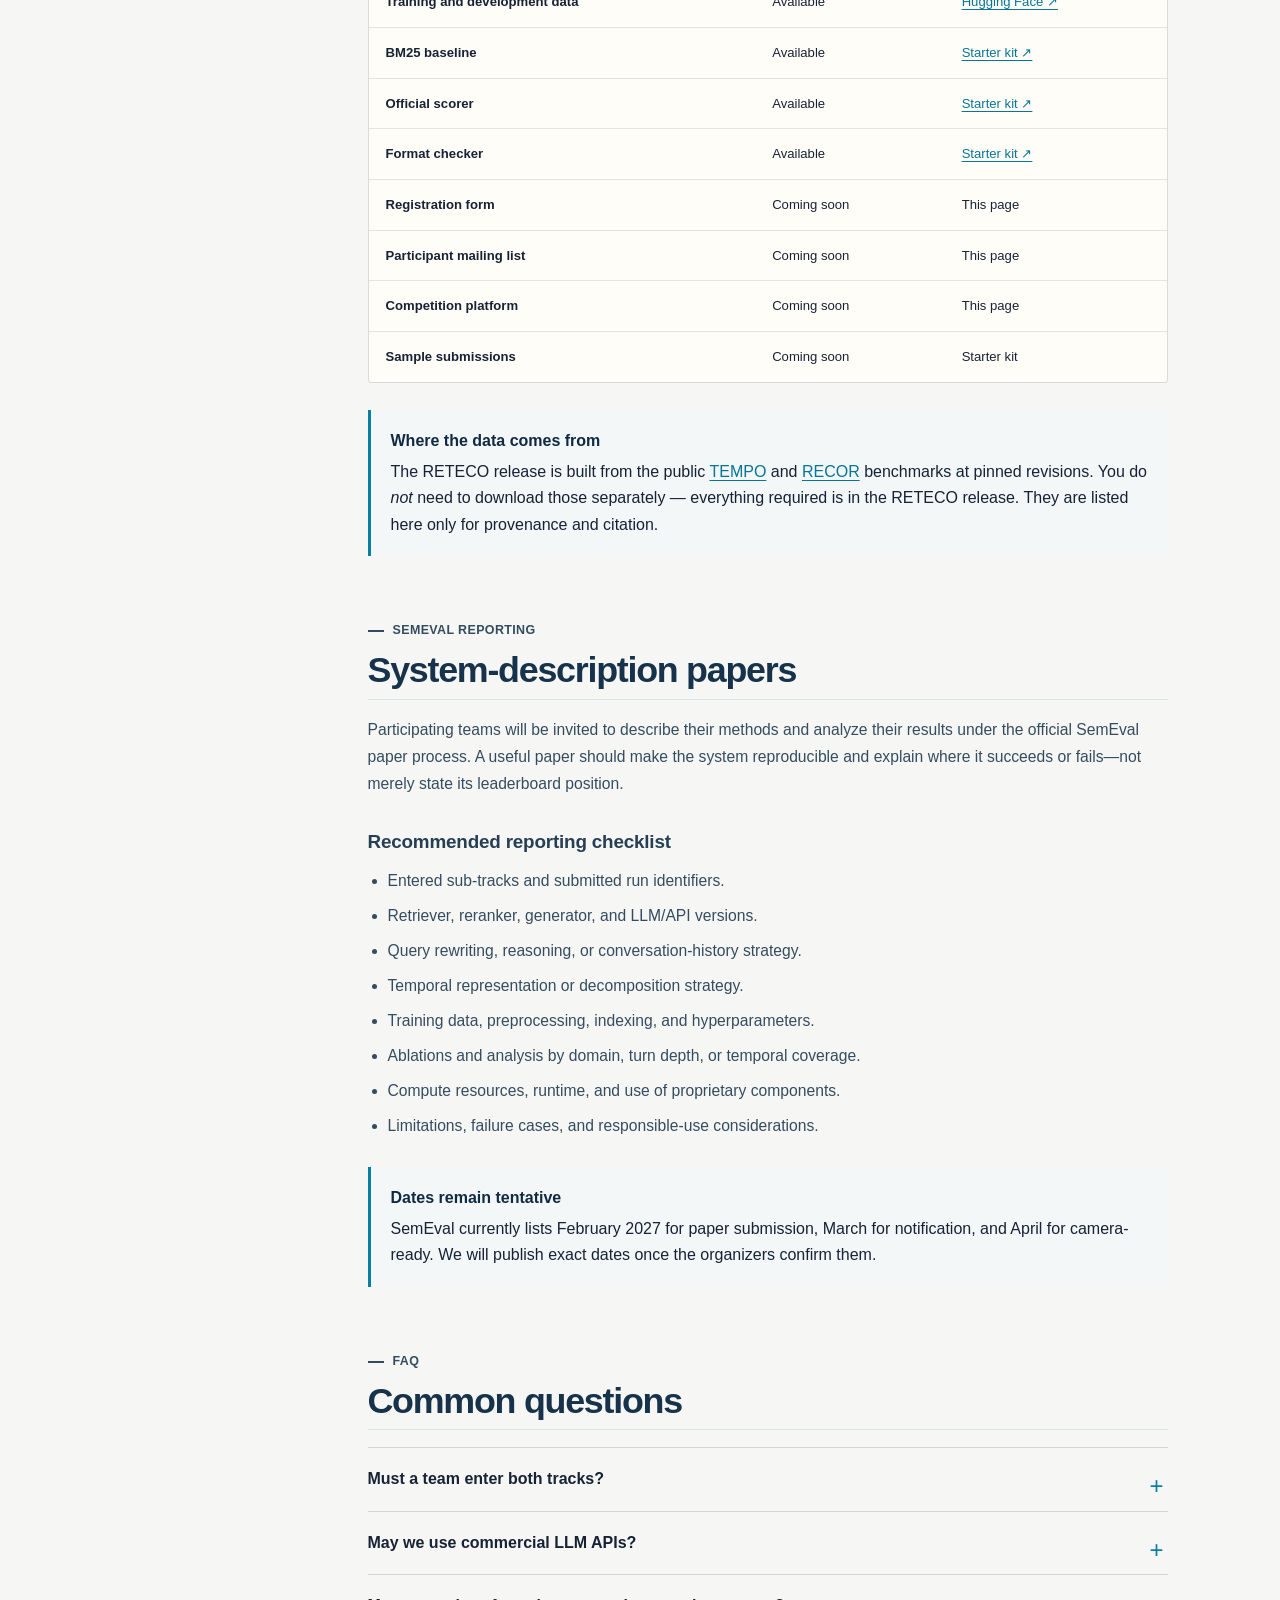
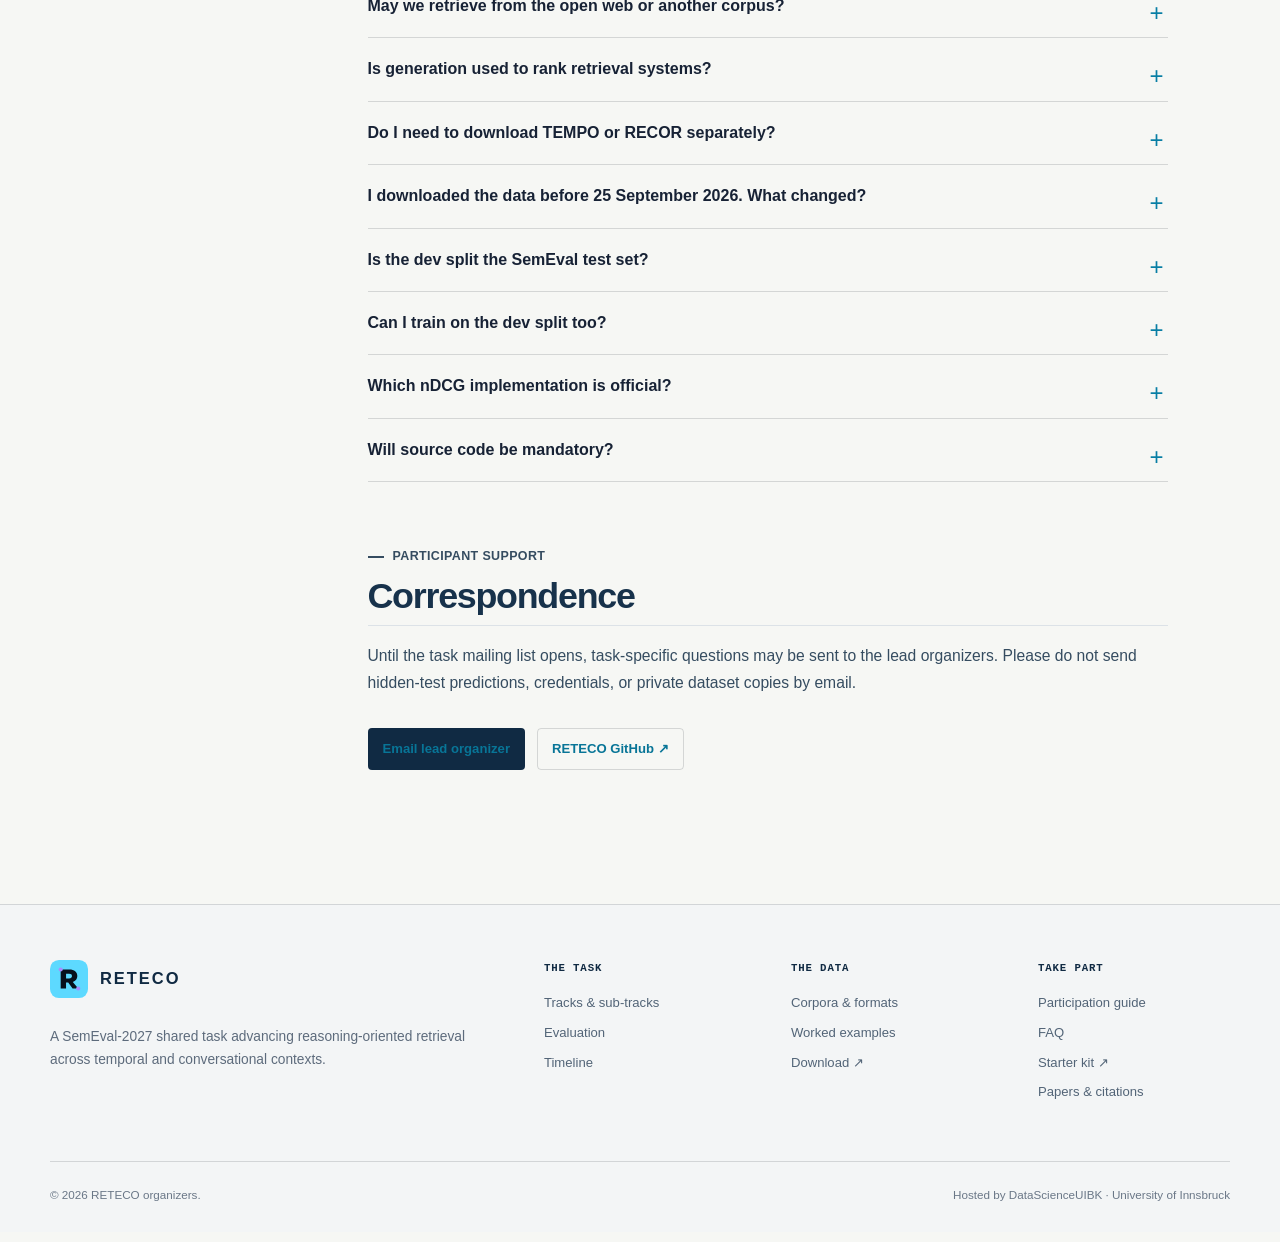
<file: docs/participate.html>
<!doctype html><html lang="en"><head><meta charset="utf-8"><meta name="viewport" content="width=device-width, initial-scale=1"><meta name="description" content="How to participate in RETECO at SemEval-2027."><meta name="theme-color" content="#f6f7f4"><title>Participate — RETECO</title><link rel="icon" href="assets/brand/reteco-mark.svg" type="image/svg+xml"><link rel="stylesheet" href="assets/css/site.css"><script src="assets/js/site.js" defer></script></head><body>
<a class="skip-link" href="#main">Skip to content</a><header class="site-header"><div class="shell nav-wrap"><a class="brand" href="index.html"><img class="brand-mark" src="assets/brand/reteco-mark.svg" alt=""><span><span class="brand-name">RETECO</span><br><span class="brand-event">SemEval 2027</span></span></a><button class="nav-toggle" type="button" aria-label="Open navigation" aria-expanded="false"><span></span><span></span><span></span></button><nav class="nav-links" aria-label="Primary navigation"><a href="index.html">Overview</a><a href="task.html">Task</a><a href="data.html">Data</a><a href="samples.html">Samples</a><a href="evaluation.html">Evaluation</a><a aria-current="page" href="participate.html">Participate</a><a href="timeline.html">Timeline</a><a href="papers.html">Papers</a><a class="nav-cta" href="https://github.com/DataScienceUIBK/RETECO" target="_blank" rel="noreferrer">GitHub ↗</a></nav></div></header>
<main id="main"><header class="page-hero"><div class="shell"><div class="breadcrumbs"><a href="index.html">Home</a><span>/</span>Participate</div><p class="eyebrow">RETECO · SemEval-2027 Task 1</p><h1>Participation guide</h1><p class="lede">A practical walkthrough: get the data, pick a sub-track, build and score a system on your own machine, and submit when the evaluation window opens.</p></div></header>
<section class="section"><div class="shell toc-layout"><aside class="toc"><strong>On this page</strong><a href="#start">Get started</a><a href="#data">Get the data</a><a href="#build">Build a system</a><a href="#evaluate">Evaluate locally</a><a href="#rules">Rules</a><a href="#resources">Resources</a><a href="#papers">System papers</a><a href="#faq">FAQ</a><a href="#contact">Contact</a></aside><div class="prose">
<section id="start"><p class="eyebrow">Overview</p><h2>Steps to participate</h2><div class="phase-grid"><article class="phase"><code>01</code><h3>Get the data</h3><p>One download gives you every domain corpus, the task files, and gold judgments for both splits.</p></article><article class="phase"><code>02</code><h3>Pick your sub-tracks</h3><p>Enter one, several, or all five. There is no penalty for entering only one.</p></article><article class="phase"><code>03</code><h3>Build and score locally</h3><p>Develop against <code>train</code>, keep <code>dev</code> as your honest check, and score with the same metric the leaderboard uses.</p></article></div><div class="phase-grid" style="margin-top:16px"><article class="phase"><code>04</code><h3>Submit</h3><p>Upload predictions for the hidden test set during the evaluation window, 10–31 January 2027.</p></article></div><div class="button-row"><a class="button" href="https://huggingface.co/datasets/DataScience-UIBK/RETECO-SemEval2027">Download the data ↗</a><a class="button button--paper" href="https://github.com/DataScienceUIBK/RETECO/tree/main/starter_kit">Starter kit ↗</a></div><div class="callout callout--amber"><strong>Registration is not open yet</strong>The registration form, participant mailing list, and competition platform will be linked here as soon as they are confirmed. Nothing stops you building now — steps 01 to 03 need none of them.</div></section>

<section id="data"><p class="eyebrow">Step 01</p><h2>Obtaining the data</h2><p>Everything is in one Hugging Face repository. There is nothing to assemble from other sources: each of the 24 domains carries its own full retrieval corpus alongside its task files.</p><div class="code-block"><span class="code-label">Download · version 1.1 · about 3.2 GB</span><code>pip install huggingface_hub
hf download DataScience-UIBK/RETECO-SemEval2027 --repo-type dataset --local-dir reteco_data</code></div><h3>Which files does my sub-track need?</h3><p>Replace <code>*</code> with <code>train</code> or <code>dev</code>. The corpus has no split suffix — it is shared by both.</p><div class="data-table-wrap"><table class="data-table"><thead><tr><th>Sub-track</th><th>You read</th><th>You produce</th><th>You score against</th></tr></thead><tbody><tr><td><strong>1a</strong> Temporal retrieval</td><td><code>examples_*.jsonl</code><br><code>documents.jsonl</code></td><td>Ranked documents per query</td><td><code>qrels_*.txt</code></td></tr><tr><td><strong>1b</strong> Step-wise retrieval</td><td><code>steps_*.jsonl</code><br><code>documents.jsonl</code></td><td>Ranked documents per step</td><td><code>qrels_steps_*.txt</code></td></tr><tr><td><strong>2a</strong> Conversational retrieval</td><td><code>benchmark_*.json</code><br><code>documents.jsonl</code></td><td>Ranked passages per turn</td><td><code>qrels_*.txt</code></td></tr><tr><td><strong>2b</strong> Gold-passage generation</td><td><code>benchmark_*.json</code></td><td>An answer per turn</td><td>Five judge dimensions</td></tr><tr><td><strong>2c</strong> Full conversational RAG</td><td><code>benchmark_*.json</code><br><code>documents.jsonl</code></td><td>Ranked passages <em>and</em> an answer per turn</td><td><code>qrels_*.txt</code> + judge</td></tr></tbody></table></div><h3>How to use train and dev</h3><p>Both splits ship with gold judgments. Fit, tune, and select on <code>train</code>; touch <code>dev</code> only to measure. Nothing is enforced technically — but a system tuned on <code>dev</code> gives you a number that will not survive the hidden test.</p><div class="data-table-wrap"><table class="data-table"><thead><tr><th>Split</th><th>Track 1</th><th>Track 2</th><th>Use it for</th></tr></thead><tbody><tr><td><code>train</code></td><td>1,211 queries · 2,762 steps</td><td>496 conversations · 2,113 turns</td><td>Development, tuning, model selection</td></tr><tr><td><code>dev</code></td><td>519 queries · 1,214 steps</td><td>211 conversations · 858 turns</td><td>Held-out check before you submit</td></tr></tbody></table></div><div class="callout"><strong>The corpus is never split</strong>Retrieval always runs against the complete corpus of the domain, in both splits. A query’s decomposed steps stay inside its own record, and every turn of a conversation stays in the same split, so no dialogue history leaks across the boundary.</div><div class="button-row"><a class="button button--paper" href="https://huggingface.co/datasets/DataScience-UIBK/RETECO-SemEval2027">Full record formats on the dataset card ↗</a><a class="button button--paper" href="data.html#formats">Field reference →</a></div></section>

<section id="build"><p class="eyebrow">Step 02</p><h2>Building a system</h2><p>The starter kit contains a working BM25 baseline, the official scorer, and a format checker. Use it as a reference implementation or as the skeleton for your own system.</p><div class="code-block"><span class="code-label">Set up</span><code>git clone https://github.com/DataScienceUIBK/RETECO.git
cd RETECO/starter_kit
pip install -r requirements.txt</code></div><div class="code-block"><span class="code-label">Run the baseline — develop on train, check on dev</span><code># develop here
python official_baseline.py --data ../../reteco_data --out ../../baselines --splits train

# then measure here, once
python official_baseline.py --data ../../reteco_data --out ../../baselines --splits dev

# a single domain, for a fast smoke test
python official_baseline.py --track1 iota --track2 drones --splits train dev</code></div><p>Each run writes a TREC run file per domain and sub-track, plus a <code>summary.json</code> with per-domain and macro-averaged scores. Results are cached per domain, so an interrupted run resumes.</p><h3>Check your pipeline against the baseline</h3><p>Reference BM25 scores for every retrieval sub-track, on both splits, are published on the <a href="data.html#baselines">data page</a>. If your system reproduces them, your indexing, topic identifiers and scoring are wired up correctly — which is worth confirming before you tune anything. Per-domain numbers are in <a href="https://github.com/DataScienceUIBK/RETECO/blob/main/starter_kit/BASELINE_RESULTS.md"><code>BASELINE_RESULTS.md</code></a>.</p><div class="callout"><strong>Where the headroom is</strong>Lexical matching is weak on Track 1 — temporal grounding is not a keyword problem. On Track 2 the query representation dominates: simply appending the conversation history more than doubles the same retriever. How you represent time and dialogue context is the task.</div></section>

<section id="evaluate"><p class="eyebrow">Step 03</p><h2>Local evaluation</h2><p>The official retrieval metric is <strong>nDCG@10</strong>, computed with <code>pytrec_eval</code> (<code>ndcg_cut_10</code>). You can reproduce the exact leaderboard number on your own machine before you ever submit.</p><h3>1 · Write a run file</h3><p>Standard six-column TREC format, tab or space separated, one line per retrieved document.</p><div class="code-block"><span class="code-label">run.trec</span><code>124973_5        Q0  bitcoin/45eff6bd_1297.txt  1  18.4213  my_system
124973_5        Q0  bitcoin/e3e39760_1295.txt  2  16.9007  my_system
ex_3025_turn_1  Q0  drones_ex_3025_doc_0       1  11.2284  my_system</code></div><p>The first column is the topic identifier, and it must match the sub-track exactly:</p><div class="data-table-wrap"><table class="data-table"><thead><tr><th>Sub-track</th><th>Topic id</th><th>Example</th></tr></thead><tbody><tr><td>1a</td><td><code>id</code> from <code>examples_*.jsonl</code></td><td><code>124973_5</code></td></tr><tr><td>1b</td><td><code>step_id</code> from the nested <code>steps</code> list</td><td><code>124973_5_step1</code></td></tr><tr><td>2a, 2c</td><td><code>&lt;conversation_id&gt;_turn_&lt;turn_id&gt;</code></td><td><code>ex_3025_turn_1</code></td></tr></tbody></table></div><h3>2 · Check the format</h3><div class="code-block"><span class="code-label">Catch problems before they cost a submission</span><code># structure only
python format_checker.py run.trec

# also validate topic ids and document ids against the release
python format_checker.py run.trec \
    --qrels reteco_data/track1_tempo/iota/qrels_dev.txt \
    --corpus reteco_data/track1_tempo/iota/documents.jsonl</code></div><p>It checks that every line has six columns, that ranks are unique positive integers within a topic, that scores do not increase as rank grows, and — with <code>--qrels</code> and <code>--corpus</code> — that your topic and document identifiers actually exist. It exits non-zero on failure, so it drops straight into a CI step.</p><h3>3 · Score it</h3><div class="code-block"><span class="code-label">Official metric, on your own machine</span><code>python -c "
import pytrec_eval
qrels, run = {}, {}
for ln in open('reteco_data/track1_tempo/iota/qrels_dev.txt'):
    q, _, d, r = ln.split(); qrels.setdefault(q, {})[d] = int(r)
for ln in open('run.trec'):
    q, _, d, rank, sc, tag = ln.split(); run.setdefault(q, {})[d] = float(sc)
sc = pytrec_eval.RelevanceEvaluator(qrels, {'ndcg_cut.10'}).evaluate(run)
print('nDCG@10', sum(v['ndcg_cut_10'] for v in sc.values()) / len(sc))"</code></div><p>The bundled <code>scorer.py</code> adds RETECO’s diagnostics on top — temporal precision, coverage, and per-turn-depth breakdowns — which are reported alongside the leaderboard but do not determine ranking.</p><div class="callout"><strong>How partial entries are treated</strong>A sub-track you did not enter is simply not ranked — never scored as zero. Within a sub-track you did enter, missing queries, steps, or turns score zero, duplicate document ids are dropped after their first occurrence, and unknown document ids are discarded.</div><div class="button-row"><a class="button" href="evaluation.html">Full evaluation plan →</a><a class="button button--paper" href="https://github.com/DataScienceUIBK/RETECO/tree/main/starter_kit">Scorer and format checker ↗</a></div></section>

<section id="rules"><p class="eyebrow">System scope</p><h2>What systems may use</h2><ul><li>Participate in one, several, or all RETECO sub-tracks.</li><li>Use open-source or proprietary embedding models, retrievers, rerankers, generators, LLMs, and APIs.</li><li>Disclose all models, APIs, prompt-based components, and external services in the system description.</li><li>Develop on the RETECO training split; treat dev as a held-out check.</li><li>Use the organizer-provided document corpus for official retrieval.</li><li>Do not replace or augment that corpus with an external retrieval collection for an official run.</li><li>Do not attempt to infer, manually label, share, or reconstruct hidden gold judgments.</li></ul><p>Final details—including team limits, daily submission caps, hardware reporting, and late-submission policy—will be published with the competition platform.</p><div class="callout"><strong>Reproducibility matters</strong>Keep model versions, prompts, preprocessing, indexing configuration, random seeds, and API dates. These details will be necessary for a strong SemEval system paper.</div></section>

<section id="resources"><p class="eyebrow">Resources</p><h2>Available resources</h2><div class="data-table-wrap"><table class="data-table"><thead><tr><th>Resource</th><th>Status</th><th>Where</th></tr></thead><tbody><tr><td><strong>Training and development data</strong></td><td>Available</td><td><a href="https://huggingface.co/datasets/DataScience-UIBK/RETECO-SemEval2027">Hugging Face ↗</a></td></tr><tr><td>BM25 baseline</td><td>Available</td><td><a href="https://github.com/DataScienceUIBK/RETECO/tree/main/starter_kit">Starter kit ↗</a></td></tr><tr><td>Official scorer</td><td>Available</td><td><a href="https://github.com/DataScienceUIBK/RETECO/tree/main/starter_kit">Starter kit ↗</a></td></tr><tr><td>Format checker</td><td>Available</td><td><a href="https://github.com/DataScienceUIBK/RETECO/tree/main/starter_kit">Starter kit ↗</a></td></tr><tr><td>Registration form</td><td>Coming soon</td><td>This page</td></tr><tr><td>Participant mailing list</td><td>Coming soon</td><td>This page</td></tr><tr><td>Competition platform</td><td>Coming soon</td><td>This page</td></tr><tr><td>Sample submissions</td><td>Coming soon</td><td>Starter kit</td></tr></tbody></table></div><div class="callout"><strong>Where the data comes from</strong>The RETECO release is built from the public <a href="https://github.com/tempo-bench/Tempo">TEMPO</a> and <a href="https://github.com/RECOR-Benchmark/RECOR">RECOR</a> benchmarks at pinned revisions. You do <em>not</em> need to download those separately — everything required is in the RETECO release. They are listed here only for provenance and citation.</div></section>

<section id="papers"><p class="eyebrow">SemEval reporting</p><h2>System-description papers</h2><p>Participating teams will be invited to describe their methods and analyze their results under the official SemEval paper process. A useful paper should make the system reproducible and explain where it succeeds or fails—not merely state its leaderboard position.</p><h3>Recommended reporting checklist</h3><ul><li>Entered sub-tracks and submitted run identifiers.</li><li>Retriever, reranker, generator, and LLM/API versions.</li><li>Query rewriting, reasoning, or conversation-history strategy.</li><li>Temporal representation or decomposition strategy.</li><li>Training data, preprocessing, indexing, and hyperparameters.</li><li>Ablations and analysis by domain, turn depth, or temporal coverage.</li><li>Compute resources, runtime, and use of proprietary components.</li><li>Limitations, failure cases, and responsible-use considerations.</li></ul><div class="callout"><strong>Dates remain tentative</strong>SemEval currently lists February 2027 for paper submission, March for notification, and April for camera-ready. We will publish exact dates once the organizers confirm them.</div></section>

<section id="faq"><p class="eyebrow">FAQ</p><h2>Common questions</h2><div class="faq">
<details><summary>Must a team enter both tracks?</summary><p>No. Teams may enter any subset of the five sub-tracks, and entering only one is a legitimate submission. A sub-track you do not enter is not ranked, not scored zero.</p></details>
<details><summary>May we use commercial LLM APIs?</summary><p>Yes, according to the accepted task plan, provided every proprietary model, API, prompt-based component, and relevant version is disclosed. Final competition terms still apply.</p></details>
<details><summary>May we retrieve from the open web or another corpus?</summary><p>Not for an official retrieval run. Official scoring uses the organizer-provided corpus, which external retrieval corpora may not replace or augment.</p></details>
<details><summary>Is generation used to rank retrieval systems?</summary><p>No. The official retrieval leaderboard uses nDCG@10. Generation judgments for Sub-tracks 2b and 2c are reported separately.</p></details>
<details><summary>Do I need to download TEMPO or RECOR separately?</summary><p>No. The RETECO release on <a href="https://huggingface.co/datasets/DataScience-UIBK/RETECO-SemEval2027">Hugging Face</a> contains every corpus, task file, and qrels file you need. TEMPO and RECOR are the upstream sources it was built from; you only need them if you want to cite or inspect the originals.</p></details>
<details><summary>I downloaded the data before 25 September 2026. What changed?</summary><p>Version 1.1 removed duplicate documents from the Track 1 corpora: texts stored several times under different IDs are now kept once. Gold labels are preserved, and queries, splits and Track 2 are unchanged. Run the download command again to get v1.1 and rebuild your Track 1 indexes. Each Track 1 domain includes <code>duplicate_map.json</code>, which maps every removed ID to the kept ID if you need to convert earlier run files. See the <a href="data.html#versions">version notes</a>.</p></details>
<details><summary>Is the dev split the SemEval test set?</summary><p>No. Both train and dev come with public gold labels and are for your own development. The SemEval test set is separate, unseen, and released without judgments during the evaluation window.</p></details>
<details><summary>Can I train on the dev split too?</summary><p>Nothing prevents it technically, and the final rules will not police it. But dev is your only honest estimate of how a system will behave on the hidden test — spend it carefully.</p></details>
<details><summary>Which nDCG implementation is official?</summary><p><code>pytrec_eval</code> with <code>ndcg_cut_10</code>, macro-averaged over topics. The starter kit uses exactly this, so a local score and a leaderboard score are directly comparable.</p></details>
<details><summary>Will source code be mandatory?</summary><p>The final competition rules will specify release requirements. Regardless, system papers must disclose enough technical detail to support reproducibility.</p></details>
</div></section>

<section id="contact"><p class="eyebrow">Participant support</p><h2>Correspondence</h2><p>Until the task mailing list opens, task-specific questions may be sent to the lead organizers. Please do not send hidden-test predictions, credentials, or private dataset copies by email.</p><div class="button-row"><a class="button" href="mailto:abdelrahman.abdallah@uibk.ac.at">Email lead organizer</a><a class="button button--paper" href="https://github.com/DataScienceUIBK/RETECO" target="_blank" rel="noreferrer">RETECO GitHub ↗</a></div></section>
</div></div></section></main>
<footer class="site-footer"><div class="shell"><div class="footer-grid"><div class="footer-brand"><a class="brand" href="index.html"><img class="brand-mark" src="assets/brand/reteco-mark.svg" alt=""><span class="brand-name">RETECO</span></a><p>A SemEval-2027 shared task advancing reasoning-oriented retrieval across temporal and conversational contexts.</p></div><div class="footer-col"><strong>The task</strong><a href="task.html">Tracks &amp; sub-tracks</a><a href="evaluation.html">Evaluation</a><a href="timeline.html">Timeline</a></div><div class="footer-col"><strong>The data</strong><a href="data.html">Corpora &amp; formats</a><a href="samples.html">Worked examples</a><a href="https://huggingface.co/datasets/DataScience-UIBK/RETECO-SemEval2027">Download ↗</a></div><div class="footer-col"><strong>Take part</strong><a href="participate.html">Participation guide</a><a href="participate.html#faq">FAQ</a><a href="https://github.com/DataScienceUIBK/RETECO/tree/main/starter_kit">Starter kit ↗</a><a href="papers.html">Papers &amp; citations</a></div></div><div class="footer-bottom"><span>© <span data-year>2026</span> RETECO organizers.</span><span>Hosted by DataScienceUIBK · University of Innsbruck</span></div></div></footer></body></html>
</file>
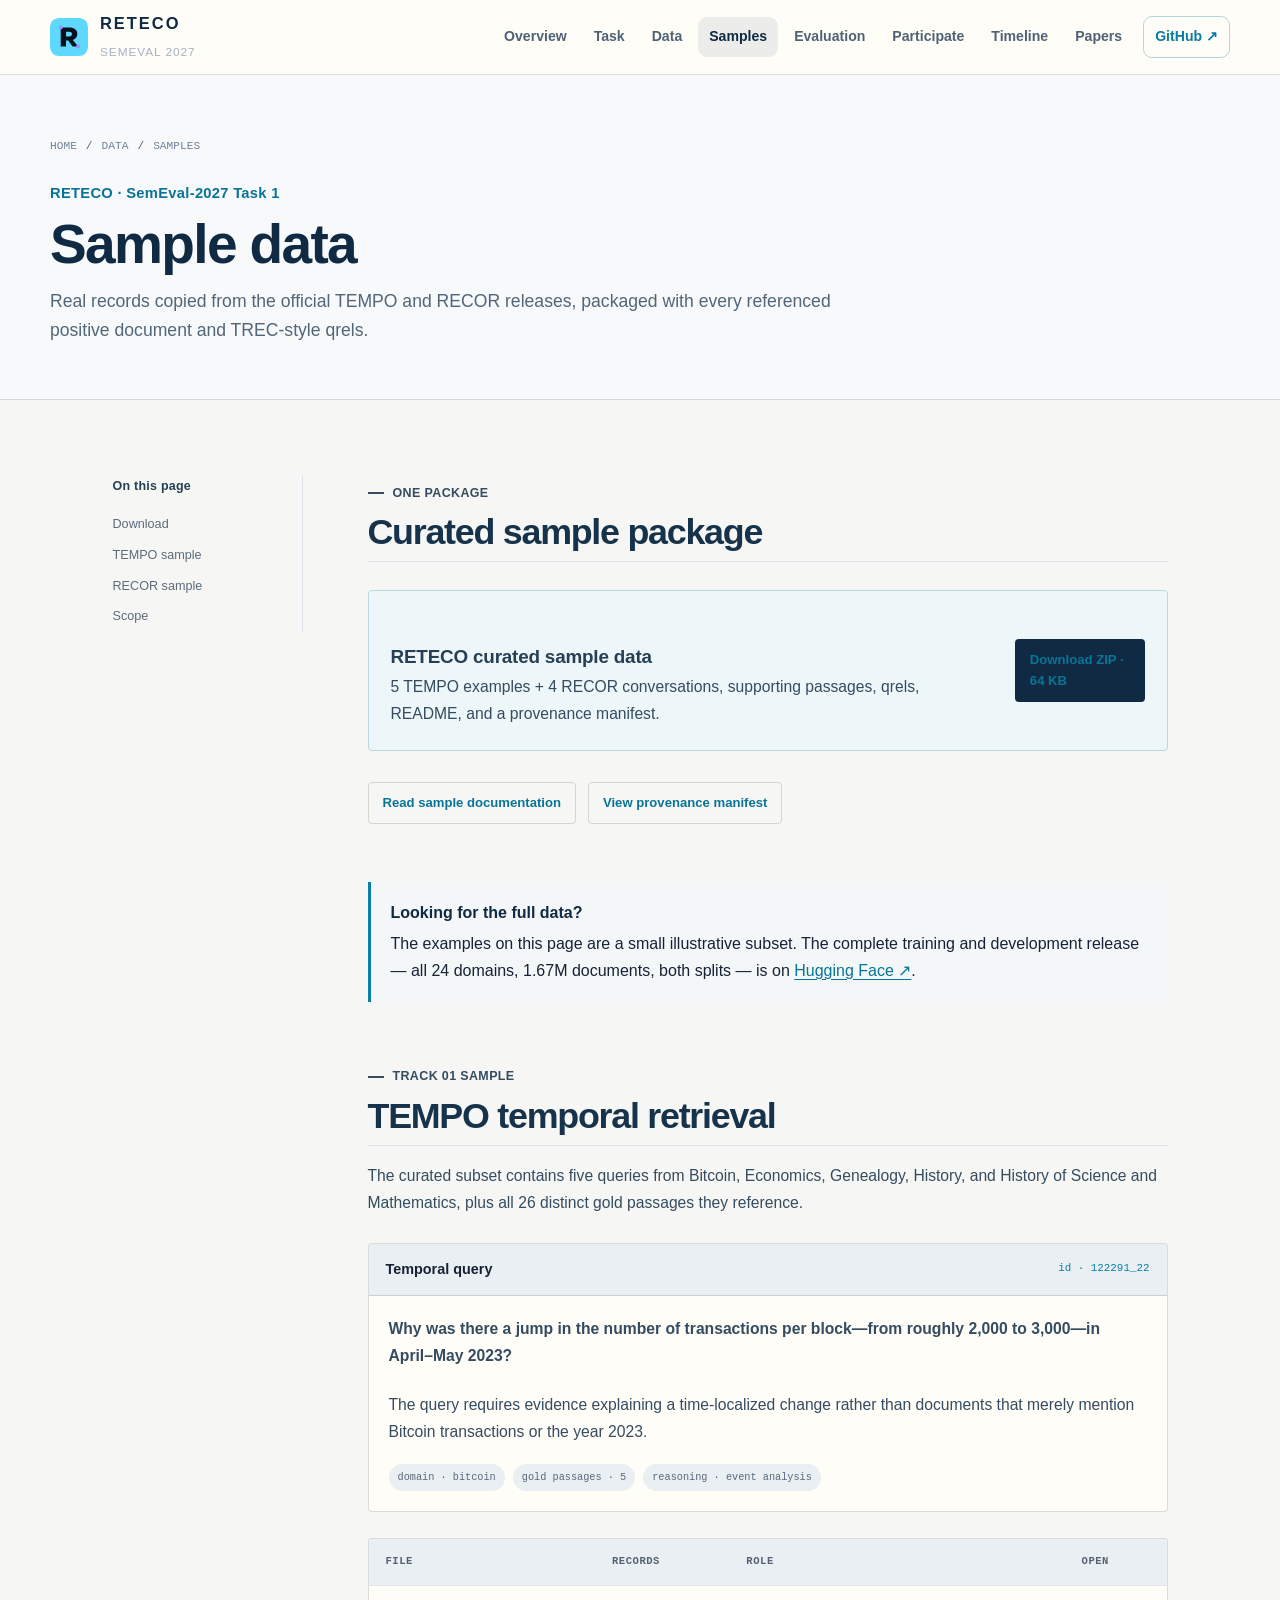
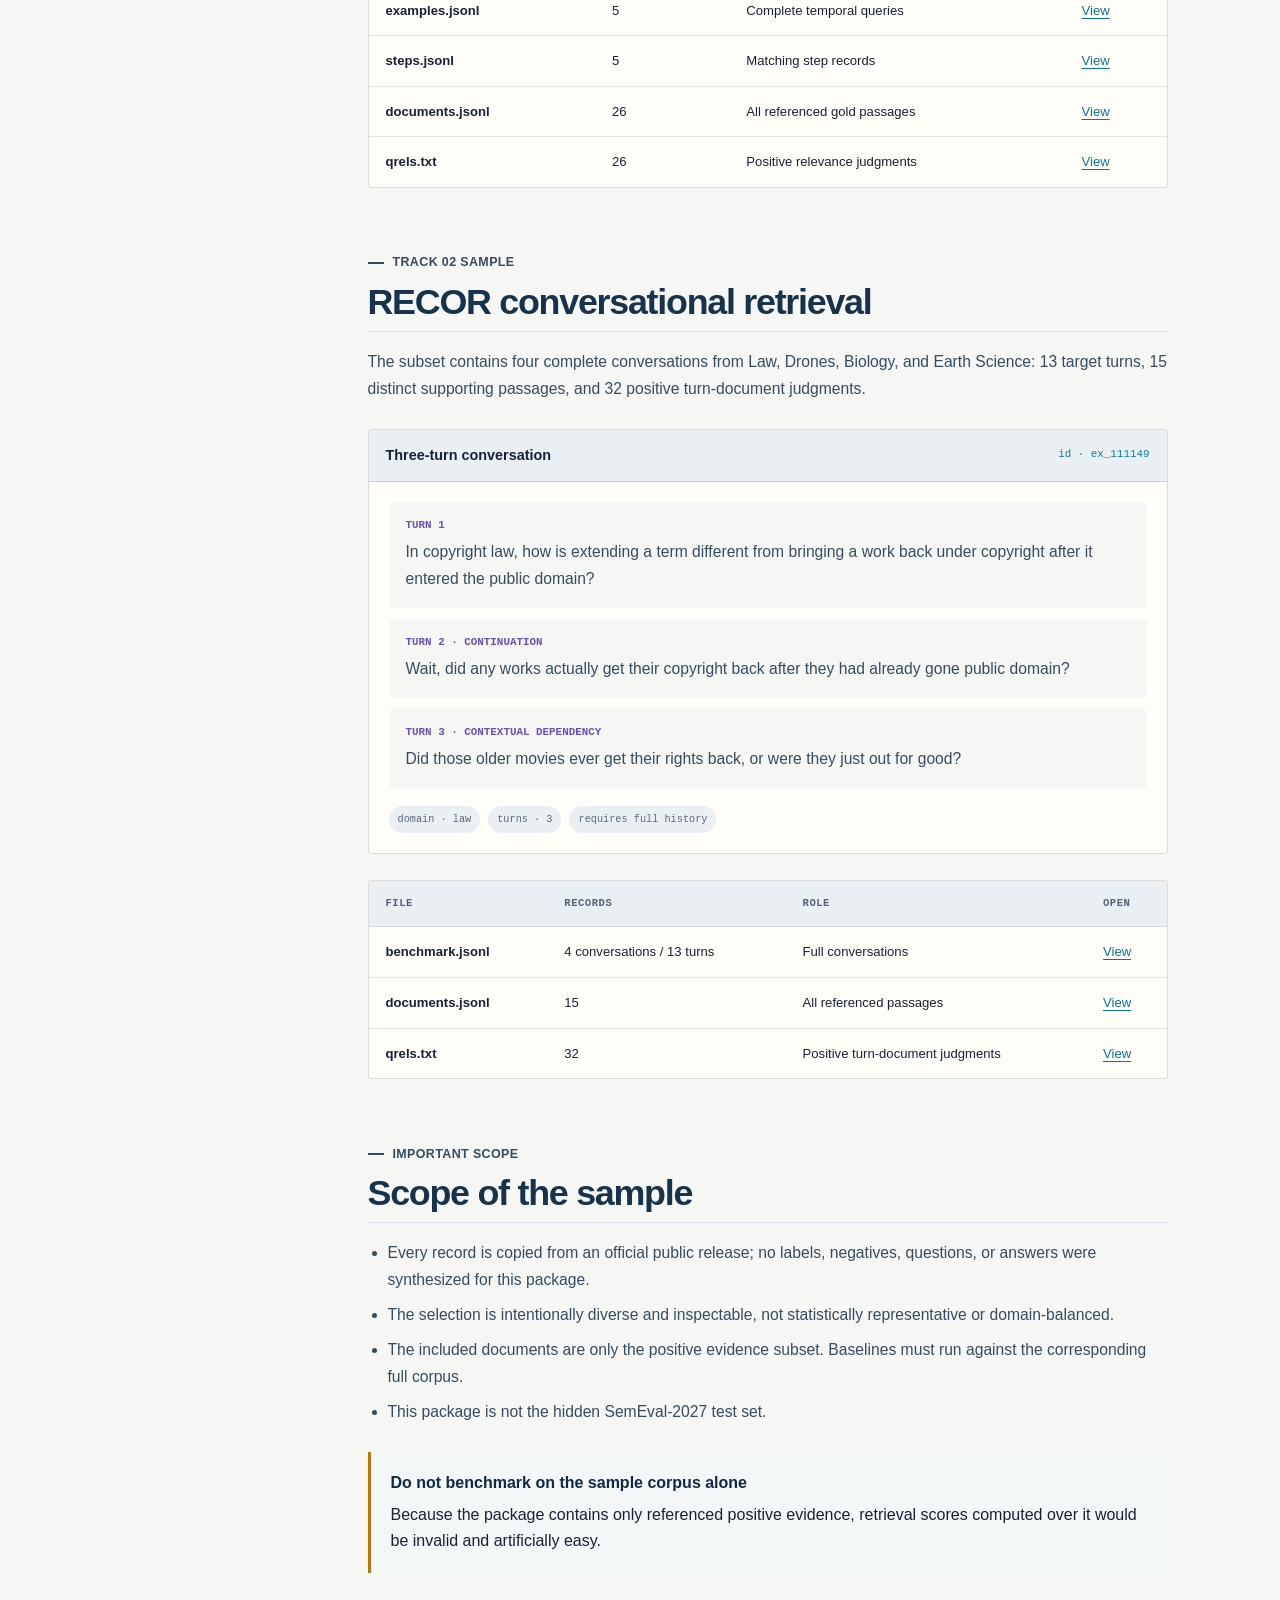
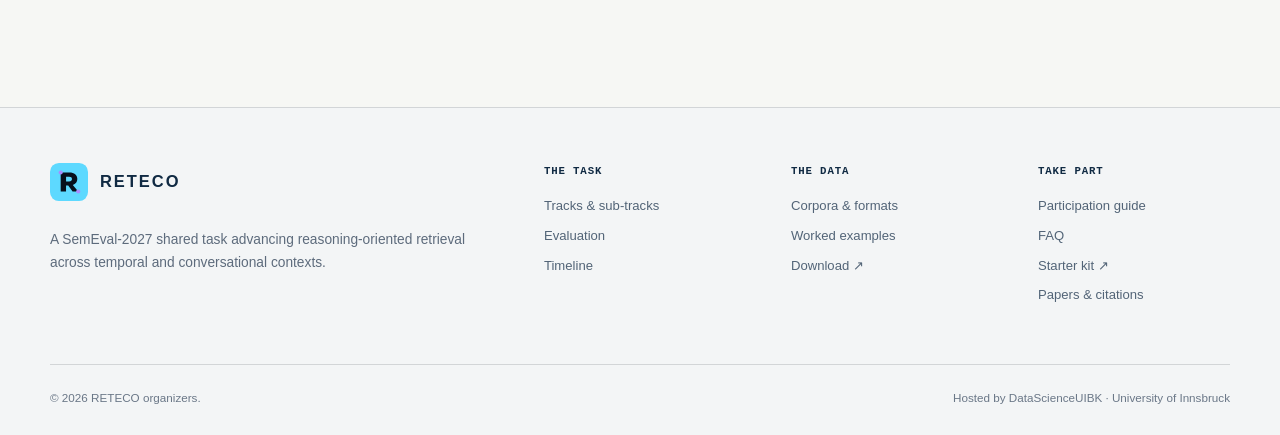
<file: docs/samples.html>
<!doctype html><html lang="en"><head><meta charset="utf-8"><meta name="viewport" content="width=device-width, initial-scale=1"><meta name="description" content="Inspectable curated sample data for RETECO Track 1 TEMPO and Track 2 RECOR."><meta name="theme-color" content="#f6f7f4"><title>Sample Data — RETECO</title><link rel="icon" href="assets/brand/reteco-mark.svg" type="image/svg+xml"><link rel="stylesheet" href="assets/css/site.css"><script src="assets/js/site.js" defer></script></head><body>
<a class="skip-link" href="#main">Skip to content</a><header class="site-header"><div class="shell nav-wrap"><a class="brand" href="index.html"><img class="brand-mark" src="assets/brand/reteco-mark.svg" alt=""><span><span class="brand-name">RETECO</span><br><span class="brand-event">SemEval 2027</span></span></a><button class="nav-toggle" type="button" aria-label="Open navigation" aria-expanded="false"><span></span><span></span><span></span></button><nav class="nav-links" aria-label="Primary navigation"><a href="index.html">Overview</a><a href="task.html">Task</a><a href="data.html">Data</a><a aria-current="page" href="samples.html">Samples</a><a href="evaluation.html">Evaluation</a><a href="participate.html">Participate</a><a href="timeline.html">Timeline</a><a href="papers.html">Papers</a><a class="nav-cta" href="https://github.com/DataScienceUIBK/RETECO" target="_blank" rel="noreferrer">GitHub ↗</a></nav></div></header>
<main id="main"><header class="page-hero"><div class="shell"><div class="breadcrumbs"><a href="index.html">Home</a><span>/</span><a href="data.html">Data</a><span>/</span>Samples</div><p class="eyebrow">RETECO · SemEval-2027 Task 1</p><h1>Sample data</h1><p class="lede">Real records copied from the official TEMPO and RECOR releases, packaged with every referenced positive document and TREC-style qrels.</p></div></header>
<section class="section"><div class="shell toc-layout"><aside class="toc"><strong>On this page</strong><a href="#download">Download</a><a href="#tempo-sample">TEMPO sample</a><a href="#recor-sample">RECOR sample</a><a href="#scope">Scope</a></aside><div class="prose">
<section id="download"><p class="eyebrow">One package</p><h2>Curated sample package</h2><div class="download-card"><div><h3>RETECO curated sample data</h3><p>5 TEMPO examples + 4 RECOR conversations, supporting passages, qrels, README, and a provenance manifest.</p></div><a class="button" href="assets/downloads/RETECO_curated_sample_data.zip" download>Download ZIP · 64 KB</a></div><div class="button-row"><a class="button button--paper" href="sample_data/README.md">Read sample documentation</a><a class="button button--paper" href="sample_data/manifest.json">View provenance manifest</a></div></section>

<section id="full-release"><div class="callout"><strong>Looking for the full data?</strong>The examples on this page are a small illustrative subset. The complete training and development release — all 24 domains, 1.67M documents, both splits — is on <a href="https://huggingface.co/datasets/DataScience-UIBK/RETECO-SemEval2027">Hugging Face ↗</a>.</div></section>

      <section id="tempo-sample"><p class="eyebrow">Track 01 sample</p><h2>TEMPO temporal retrieval</h2><p>The curated subset contains five queries from Bitcoin, Economics, Genealogy, History, and History of Science and Mathematics, plus all 26 distinct gold passages they reference.</p><div class="sample-frame"><div class="sample-head"><strong>Temporal query</strong><code>id · 122291_22</code></div><div class="sample-body"><p class="sample-query">Why was there a jump in the number of transactions per block—from roughly 2,000 to 3,000—in April–May 2023?</p><p>The query requires evidence explaining a time-localized change rather than documents that merely mention Bitcoin transactions or the year 2023.</p><div class="sample-meta"><span>domain · bitcoin</span><span>gold passages · 5</span><span>reasoning · event analysis</span></div></div></div><div class="data-table-wrap"><table class="data-table"><thead><tr><th>File</th><th>Records</th><th>Role</th><th>Open</th></tr></thead><tbody><tr><td>examples.jsonl</td><td>5</td><td>Complete temporal queries</td><td><a href="sample_data/track1_tempo/examples.jsonl">View</a></td></tr><tr><td>steps.jsonl</td><td>5</td><td>Matching step records</td><td><a href="sample_data/track1_tempo/steps.jsonl">View</a></td></tr><tr><td>documents.jsonl</td><td>26</td><td>All referenced gold passages</td><td><a href="sample_data/track1_tempo/documents.jsonl">View</a></td></tr><tr><td>qrels.txt</td><td>26</td><td>Positive relevance judgments</td><td><a href="sample_data/track1_tempo/qrels.txt">View</a></td></tr></tbody></table></div></section>

<section id="recor-sample"><p class="eyebrow">Track 02 sample</p><h2>RECOR conversational retrieval</h2><p>The subset contains four complete conversations from Law, Drones, Biology, and Earth Science: 13 target turns, 15 distinct supporting passages, and 32 positive turn-document judgments.</p><div class="sample-frame"><div class="sample-head"><strong>Three-turn conversation</strong><code>id · ex_111149</code></div><div class="sample-body"><div class="sample-turn"><strong>Turn 1</strong><p>In copyright law, how is extending a term different from bringing a work back under copyright after it entered the public domain?</p></div><div class="sample-turn"><strong>Turn 2 · continuation</strong><p>Wait, did any works actually get their copyright back after they had already gone public domain?</p></div><div class="sample-turn"><strong>Turn 3 · contextual dependency</strong><p>Did those older movies ever get their rights back, or were they just out for good?</p></div><div class="sample-meta"><span>domain · law</span><span>turns · 3</span><span>requires full history</span></div></div></div><div class="data-table-wrap"><table class="data-table"><thead><tr><th>File</th><th>Records</th><th>Role</th><th>Open</th></tr></thead><tbody><tr><td>benchmark.jsonl</td><td>4 conversations / 13 turns</td><td>Full conversations</td><td><a href="sample_data/track2_recor/benchmark.jsonl">View</a></td></tr><tr><td>documents.jsonl</td><td>15</td><td>All referenced passages</td><td><a href="sample_data/track2_recor/documents.jsonl">View</a></td></tr><tr><td>qrels.txt</td><td>32</td><td>Positive turn-document judgments</td><td><a href="sample_data/track2_recor/qrels.txt">View</a></td></tr></tbody></table></div></section>

<section id="scope"><p class="eyebrow">Important scope</p><h2>Scope of the sample</h2><ul><li>Every record is copied from an official public release; no labels, negatives, questions, or answers were synthesized for this package.</li><li>The selection is intentionally diverse and inspectable, not statistically representative or domain-balanced.</li><li>The included documents are only the positive evidence subset. Baselines must run against the corresponding full corpus.</li><li>This package is not the hidden SemEval-2027 test set.</li></ul><div class="callout callout--amber"><strong>Do not benchmark on the sample corpus alone</strong>Because the package contains only referenced positive evidence, retrieval scores computed over it would be invalid and artificially easy.</div></section>
</div></div></section></main>
<footer class="site-footer"><div class="shell"><div class="footer-grid"><div class="footer-brand"><a class="brand" href="index.html"><img class="brand-mark" src="assets/brand/reteco-mark.svg" alt=""><span class="brand-name">RETECO</span></a><p>A SemEval-2027 shared task advancing reasoning-oriented retrieval across temporal and conversational contexts.</p></div><div class="footer-col"><strong>The task</strong><a href="task.html">Tracks &amp; sub-tracks</a><a href="evaluation.html">Evaluation</a><a href="timeline.html">Timeline</a></div><div class="footer-col"><strong>The data</strong><a href="data.html">Corpora &amp; formats</a><a href="samples.html">Worked examples</a><a href="https://huggingface.co/datasets/DataScience-UIBK/RETECO-SemEval2027">Download ↗</a></div><div class="footer-col"><strong>Take part</strong><a href="participate.html">Participation guide</a><a href="participate.html#faq">FAQ</a><a href="https://github.com/DataScienceUIBK/RETECO/tree/main/starter_kit">Starter kit ↗</a><a href="papers.html">Papers &amp; citations</a></div></div><div class="footer-bottom"><span>© <span data-year>2026</span> RETECO organizers.</span><span>Hosted by DataScienceUIBK · University of Innsbruck</span></div></div></footer></body></html>
</file>
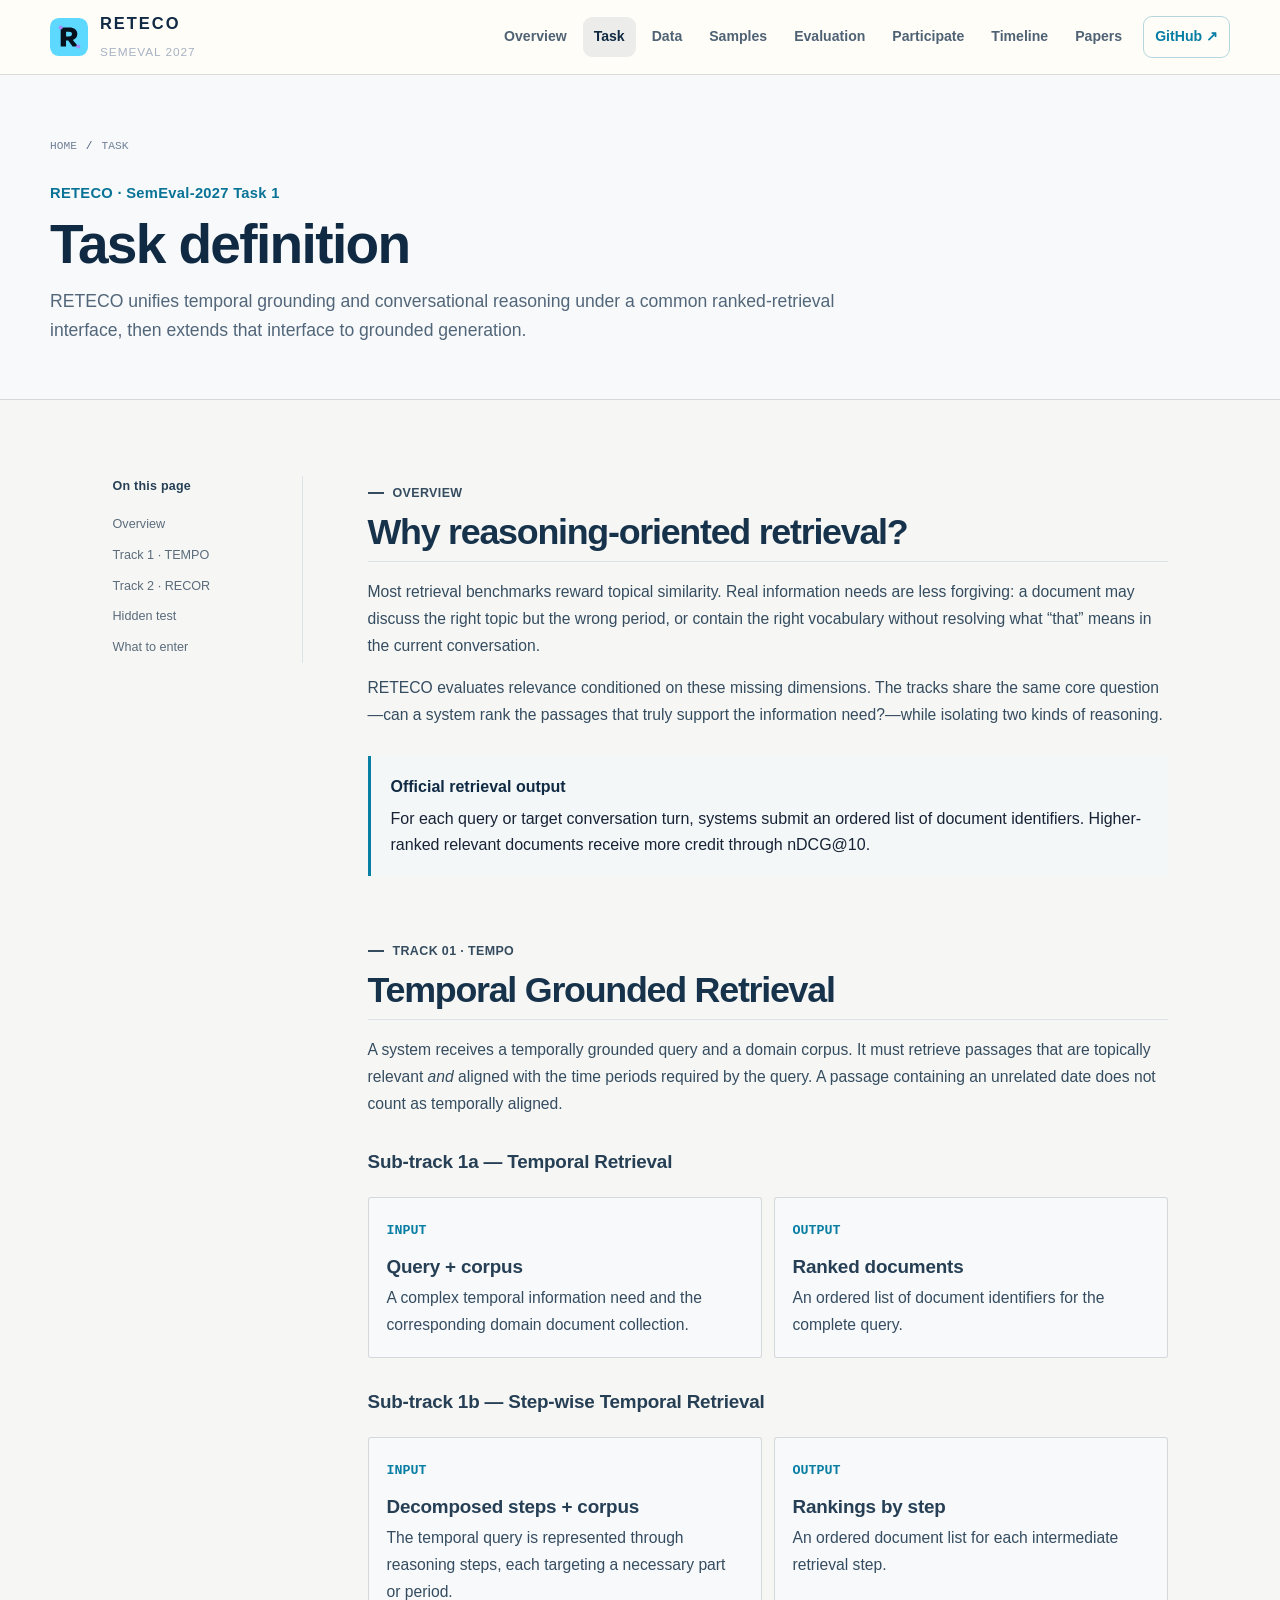
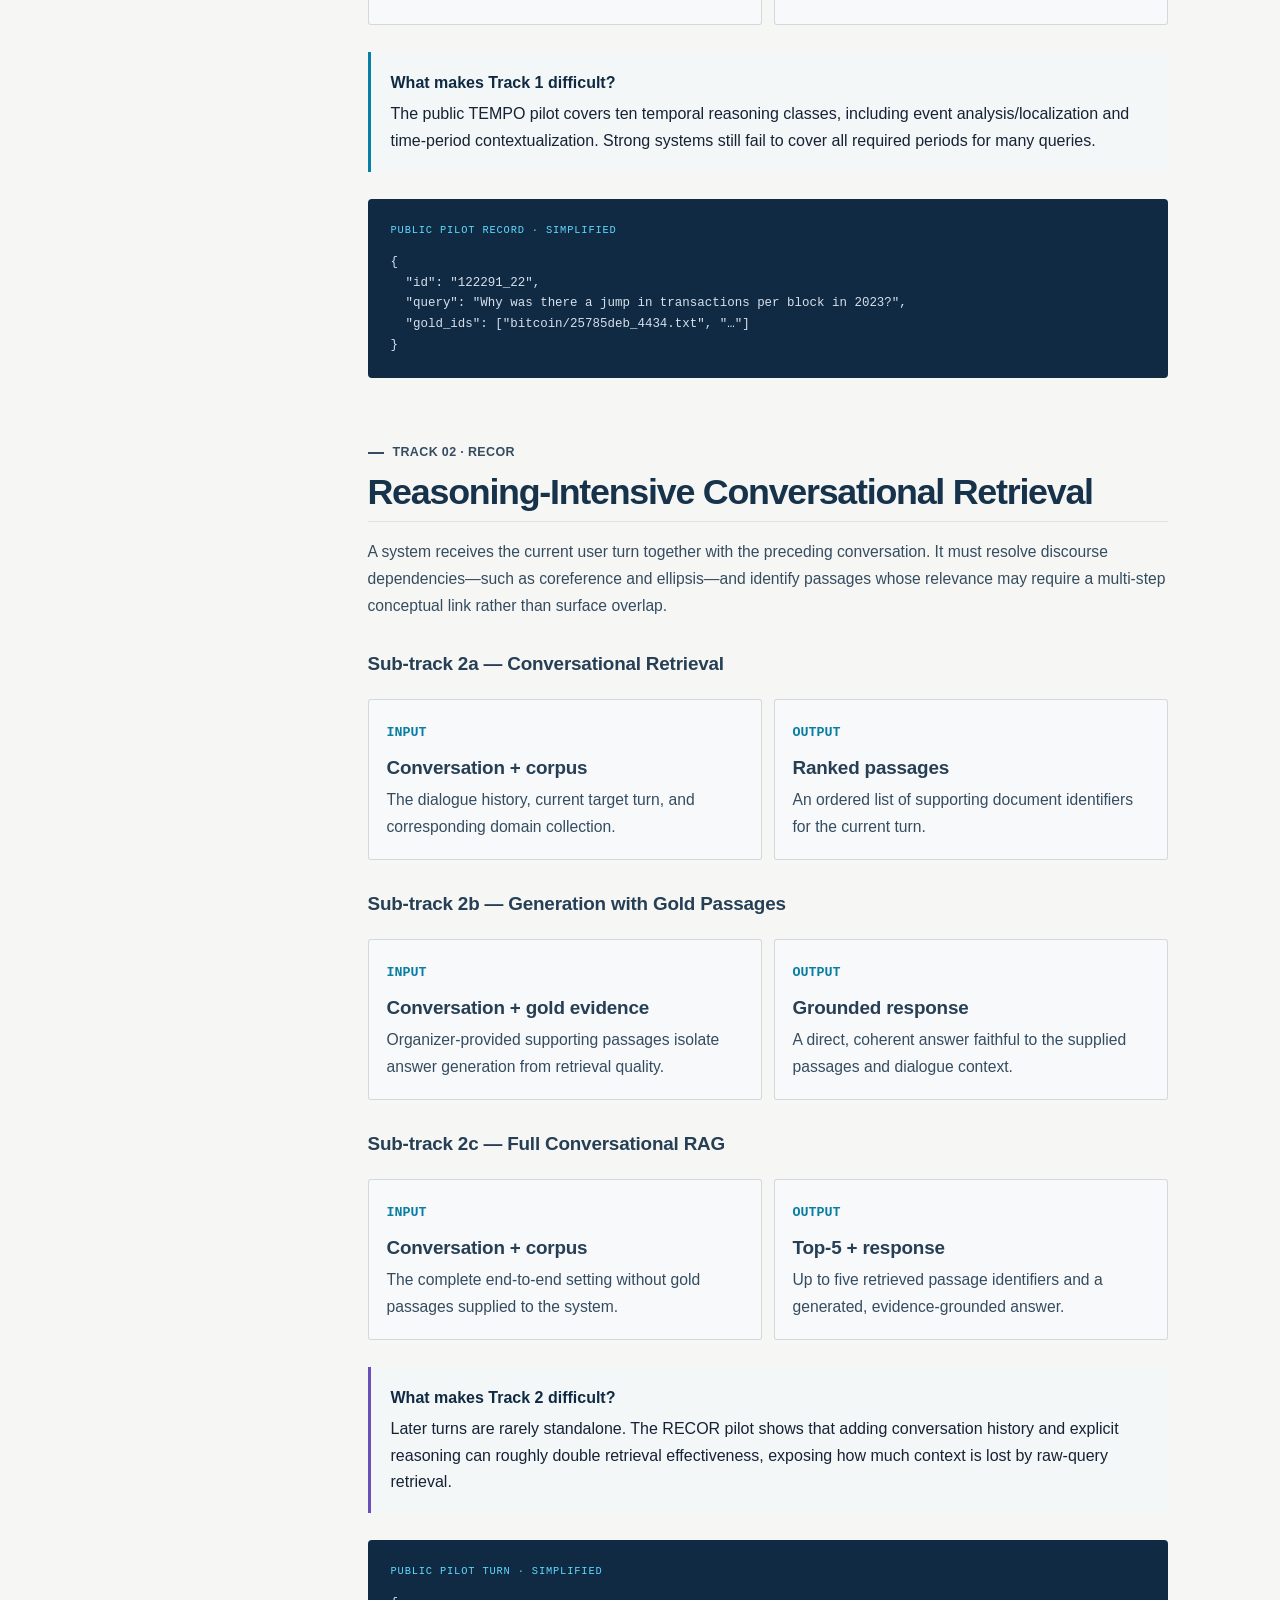
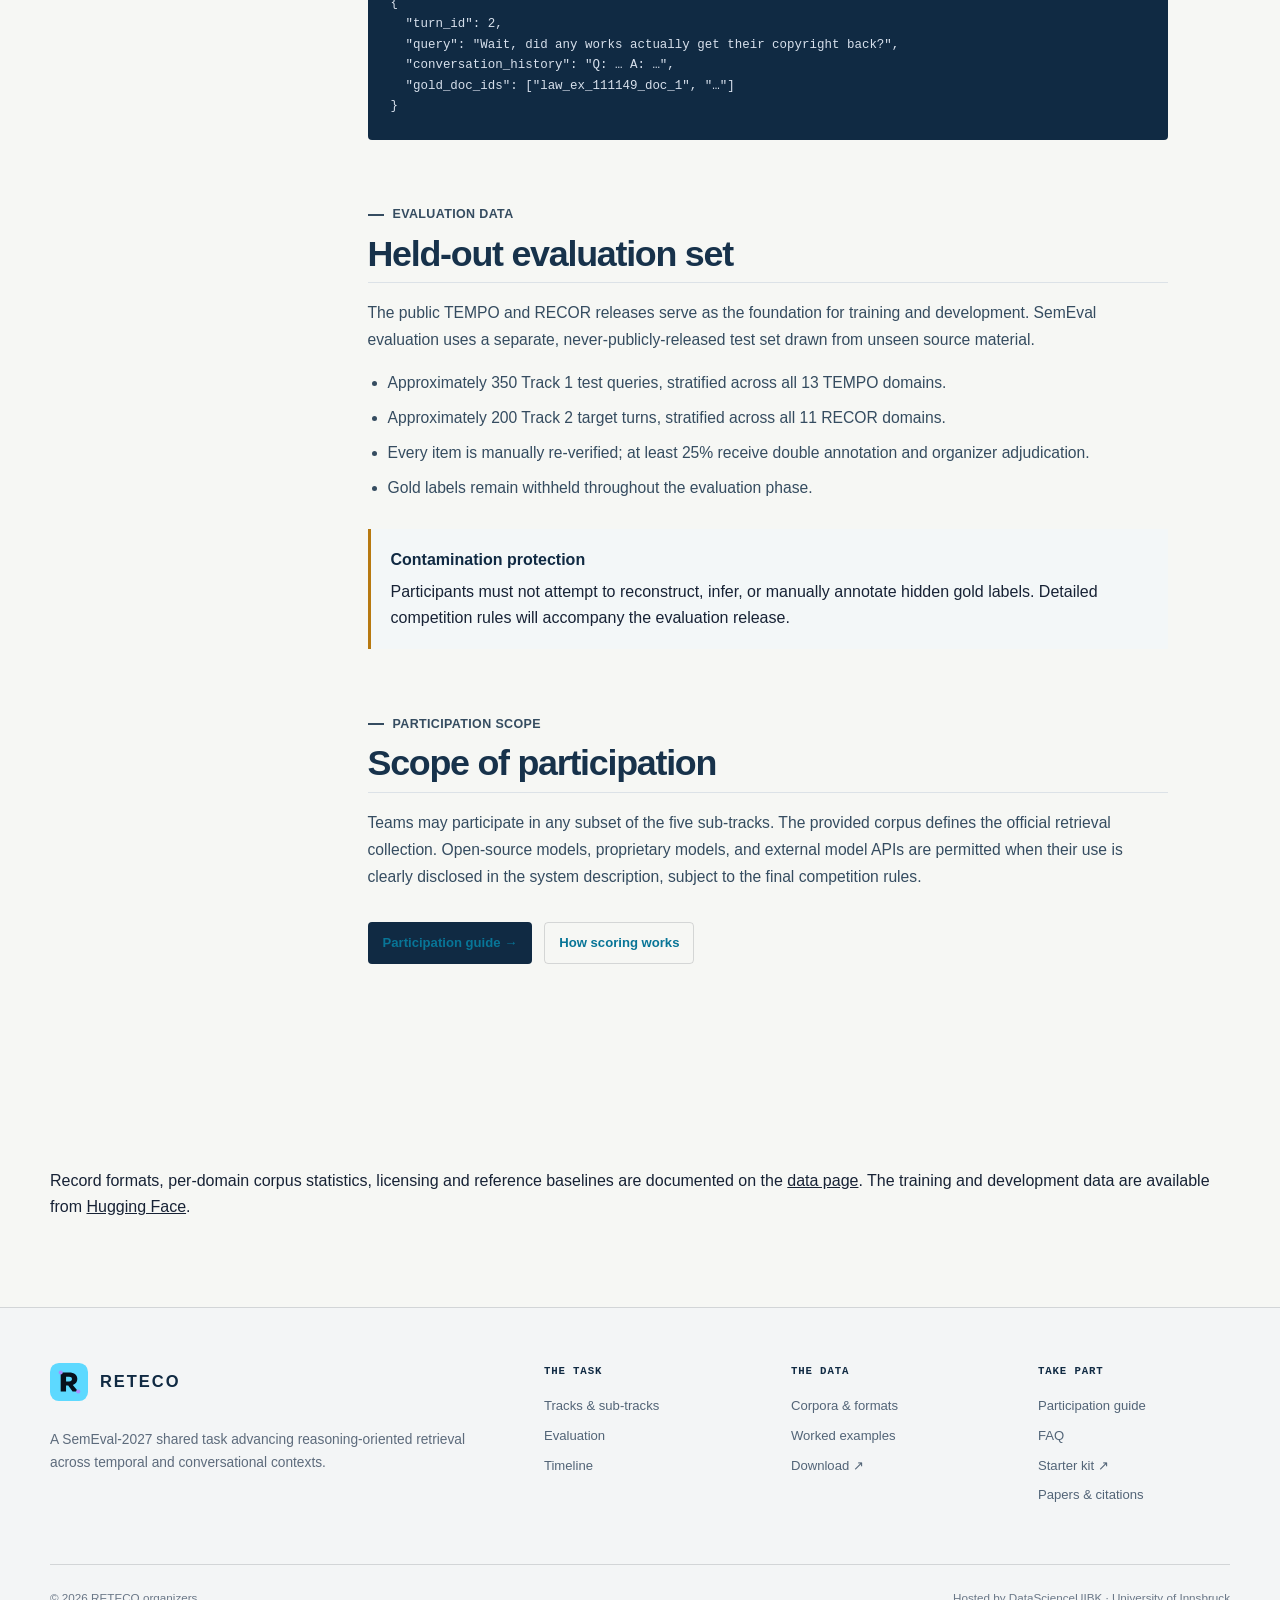
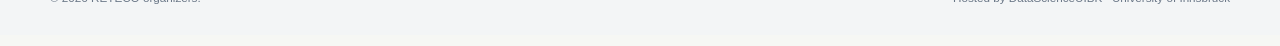
<file: docs/task.html>
<!doctype html>
<html lang="en">
<head>
  <meta charset="utf-8"><meta name="viewport" content="width=device-width, initial-scale=1">
  <meta name="description" content="Definitions and inputs/outputs for all RETECO SemEval-2027 tracks."><meta name="theme-color" content="#f6f7f4">
  <title>Task — RETECO SemEval-2027</title>
  <link rel="icon" href="assets/brand/reteco-mark.svg" type="image/svg+xml"><link rel="stylesheet" href="assets/css/site.css"><script src="assets/js/site.js" defer></script>
</head>
<body>
<a class="skip-link" href="#main">Skip to content</a>
<header class="site-header"><div class="shell nav-wrap"><a class="brand" href="index.html"><img class="brand-mark" src="assets/brand/reteco-mark.svg" alt=""><span><span class="brand-name">RETECO</span><br><span class="brand-event">SemEval 2027</span></span></a><button class="nav-toggle" type="button" aria-label="Open navigation" aria-expanded="false"><span></span><span></span><span></span></button><nav class="nav-links" aria-label="Primary navigation"><a href="index.html">Overview</a><a aria-current="page" href="task.html">Task</a><a href="data.html">Data</a><a href="samples.html">Samples</a><a href="evaluation.html">Evaluation</a><a href="participate.html">Participate</a><a href="timeline.html">Timeline</a><a href="papers.html">Papers</a><a class="nav-cta" href="https://github.com/DataScienceUIBK/RETECO" target="_blank" rel="noreferrer">GitHub ↗</a></nav></div></header>
<main id="main">
  <header class="page-hero"><div class="shell"><div class="breadcrumbs"><a href="index.html">Home</a><span>/</span>Task</div><p class="eyebrow">RETECO · SemEval-2027 Task 1</p><h1>Task definition</h1><p class="lede">RETECO unifies temporal grounding and conversational reasoning under a common ranked-retrieval interface, then extends that interface to grounded generation.</p></div></header>
  <section class="section"><div class="shell toc-layout">
    <aside class="toc"><strong>On this page</strong><a href="#overview">Overview</a><a href="#track-1">Track 1 · TEMPO</a><a href="#track-2">Track 2 · RECOR</a><a href="#hidden-test">Hidden test</a><a href="#participation">What to enter</a></aside>
    <div class="prose">
      <section id="overview"><p class="eyebrow">Overview</p><h2>Why reasoning-oriented retrieval?</h2><p>Most retrieval benchmarks reward topical similarity. Real information needs are less forgiving: a document may discuss the right topic but the wrong period, or contain the right vocabulary without resolving what “that” means in the current conversation.</p><p>RETECO evaluates relevance conditioned on these missing dimensions. The tracks share the same core question—can a system rank the passages that truly support the information need?—while isolating two kinds of reasoning.</p><div class="callout"><strong>Official retrieval output</strong>For each query or target conversation turn, systems submit an ordered list of document identifiers. Higher-ranked relevant documents receive more credit through nDCG@10.</div></section>

      <section id="track-1"><p class="eyebrow">Track 01 · TEMPO</p><h2>Temporal Grounded Retrieval</h2><p>A system receives a temporally grounded query and a domain corpus. It must retrieve passages that are topically relevant <em>and</em> aligned with the time periods required by the query. A passage containing an unrelated date does not count as temporally aligned.</p>
        <h3>Sub-track 1a — Temporal Retrieval</h3><div class="io-grid"><div class="io-card"><small>Input</small><h3>Query + corpus</h3><p>A complex temporal information need and the corresponding domain document collection.</p></div><div class="io-card"><small>Output</small><h3>Ranked documents</h3><p>An ordered list of document identifiers for the complete query.</p></div></div>
        <h3>Sub-track 1b — Step-wise Temporal Retrieval</h3><div class="io-grid"><div class="io-card"><small>Input</small><h3>Decomposed steps + corpus</h3><p>The temporal query is represented through reasoning steps, each targeting a necessary part or period.</p></div><div class="io-card"><small>Output</small><h3>Rankings by step</h3><p>An ordered document list for each intermediate retrieval step.</p></div></div>
        <div class="callout"><strong>What makes Track 1 difficult?</strong>The public TEMPO pilot covers ten temporal reasoning classes, including event analysis/localization and time-period contextualization. Strong systems still fail to cover all required periods for many queries.</div>
        <div class="code-block"><span class="code-label">Public pilot record · simplified</span><code>{
  "id": "122291_22",
  "query": "Why was there a jump in transactions per block in 2023?",
  "gold_ids": ["bitcoin/25785deb_4434.txt", "…"]
}</code></div>
      </section>

      <section id="track-2"><p class="eyebrow">Track 02 · RECOR</p><h2>Reasoning-Intensive Conversational Retrieval</h2><p>A system receives the current user turn together with the preceding conversation. It must resolve discourse dependencies—such as coreference and ellipsis—and identify passages whose relevance may require a multi-step conceptual link rather than surface overlap.</p>
        <h3>Sub-track 2a — Conversational Retrieval</h3><div class="io-grid"><div class="io-card"><small>Input</small><h3>Conversation + corpus</h3><p>The dialogue history, current target turn, and corresponding domain collection.</p></div><div class="io-card"><small>Output</small><h3>Ranked passages</h3><p>An ordered list of supporting document identifiers for the current turn.</p></div></div>
        <h3>Sub-track 2b — Generation with Gold Passages</h3><div class="io-grid"><div class="io-card"><small>Input</small><h3>Conversation + gold evidence</h3><p>Organizer-provided supporting passages isolate answer generation from retrieval quality.</p></div><div class="io-card"><small>Output</small><h3>Grounded response</h3><p>A direct, coherent answer faithful to the supplied passages and dialogue context.</p></div></div>
        <h3>Sub-track 2c — Full Conversational RAG</h3><div class="io-grid"><div class="io-card"><small>Input</small><h3>Conversation + corpus</h3><p>The complete end-to-end setting without gold passages supplied to the system.</p></div><div class="io-card"><small>Output</small><h3>Top-5 + response</h3><p>Up to five retrieved passage identifiers and a generated, evidence-grounded answer.</p></div></div>
        <div class="callout callout--violet"><strong>What makes Track 2 difficult?</strong>Later turns are rarely standalone. The RECOR pilot shows that adding conversation history and explicit reasoning can roughly double retrieval effectiveness, exposing how much context is lost by raw-query retrieval.</div>
        <div class="code-block"><span class="code-label">Public pilot turn · simplified</span><code>{
  "turn_id": 2,
  "query": "Wait, did any works actually get their copyright back?",
  "conversation_history": "Q: … A: …",
  "gold_doc_ids": ["law_ex_111149_doc_1", "…"]
}</code></div>
      </section>

      <section id="hidden-test"><p class="eyebrow">Evaluation data</p><h2>Held-out evaluation set</h2><p>The public TEMPO and RECOR releases serve as the foundation for training and development. SemEval evaluation uses a separate, never-publicly-released test set drawn from unseen source material.</p><ul><li>Approximately 350 Track 1 test queries, stratified across all 13 TEMPO domains.</li><li>Approximately 200 Track 2 target turns, stratified across all 11 RECOR domains.</li><li>Every item is manually re-verified; at least 25% receive double annotation and organizer adjudication.</li><li>Gold labels remain withheld throughout the evaluation phase.</li></ul><div class="callout callout--amber"><strong>Contamination protection</strong>Participants must not attempt to reconstruct, infer, or manually annotate hidden gold labels. Detailed competition rules will accompany the evaluation release.</div></section>

      <section id="participation"><p class="eyebrow">Participation scope</p><h2>Scope of participation</h2><p>Teams may participate in any subset of the five sub-tracks. The provided corpus defines the official retrieval collection. Open-source models, proprietary models, and external model APIs are permitted when their use is clearly disclosed in the system description, subject to the final competition rules.</p><div class="button-row"><a class="button" href="participate.html">Participation guide →</a><a class="button button--paper" href="evaluation.html">How scoring works</a></div></section>
    </div>
  </div></section>
  <section class="section section--compact"><div class="shell"><p>Record formats, per-domain corpus statistics, licensing and reference baselines are documented on the <a href="data.html">data page</a>. The training and development data are available from <a href="https://huggingface.co/datasets/DataScience-UIBK/RETECO-SemEval2027">Hugging Face</a>.</p></div></section>
</main>
<footer class="site-footer"><div class="shell"><div class="footer-grid"><div class="footer-brand"><a class="brand" href="index.html"><img class="brand-mark" src="assets/brand/reteco-mark.svg" alt=""><span class="brand-name">RETECO</span></a><p>A SemEval-2027 shared task advancing reasoning-oriented retrieval across temporal and conversational contexts.</p></div><div class="footer-col"><strong>The task</strong><a href="task.html">Tracks &amp; sub-tracks</a><a href="evaluation.html">Evaluation</a><a href="timeline.html">Timeline</a></div><div class="footer-col"><strong>The data</strong><a href="data.html">Corpora &amp; formats</a><a href="samples.html">Worked examples</a><a href="https://huggingface.co/datasets/DataScience-UIBK/RETECO-SemEval2027">Download ↗</a></div><div class="footer-col"><strong>Take part</strong><a href="participate.html">Participation guide</a><a href="participate.html#faq">FAQ</a><a href="https://github.com/DataScienceUIBK/RETECO/tree/main/starter_kit">Starter kit ↗</a><a href="papers.html">Papers &amp; citations</a></div></div><div class="footer-bottom"><span>© <span data-year>2026</span> RETECO organizers.</span><span>Hosted by DataScienceUIBK · University of Innsbruck</span></div></div></footer>
</body></html>
</file>
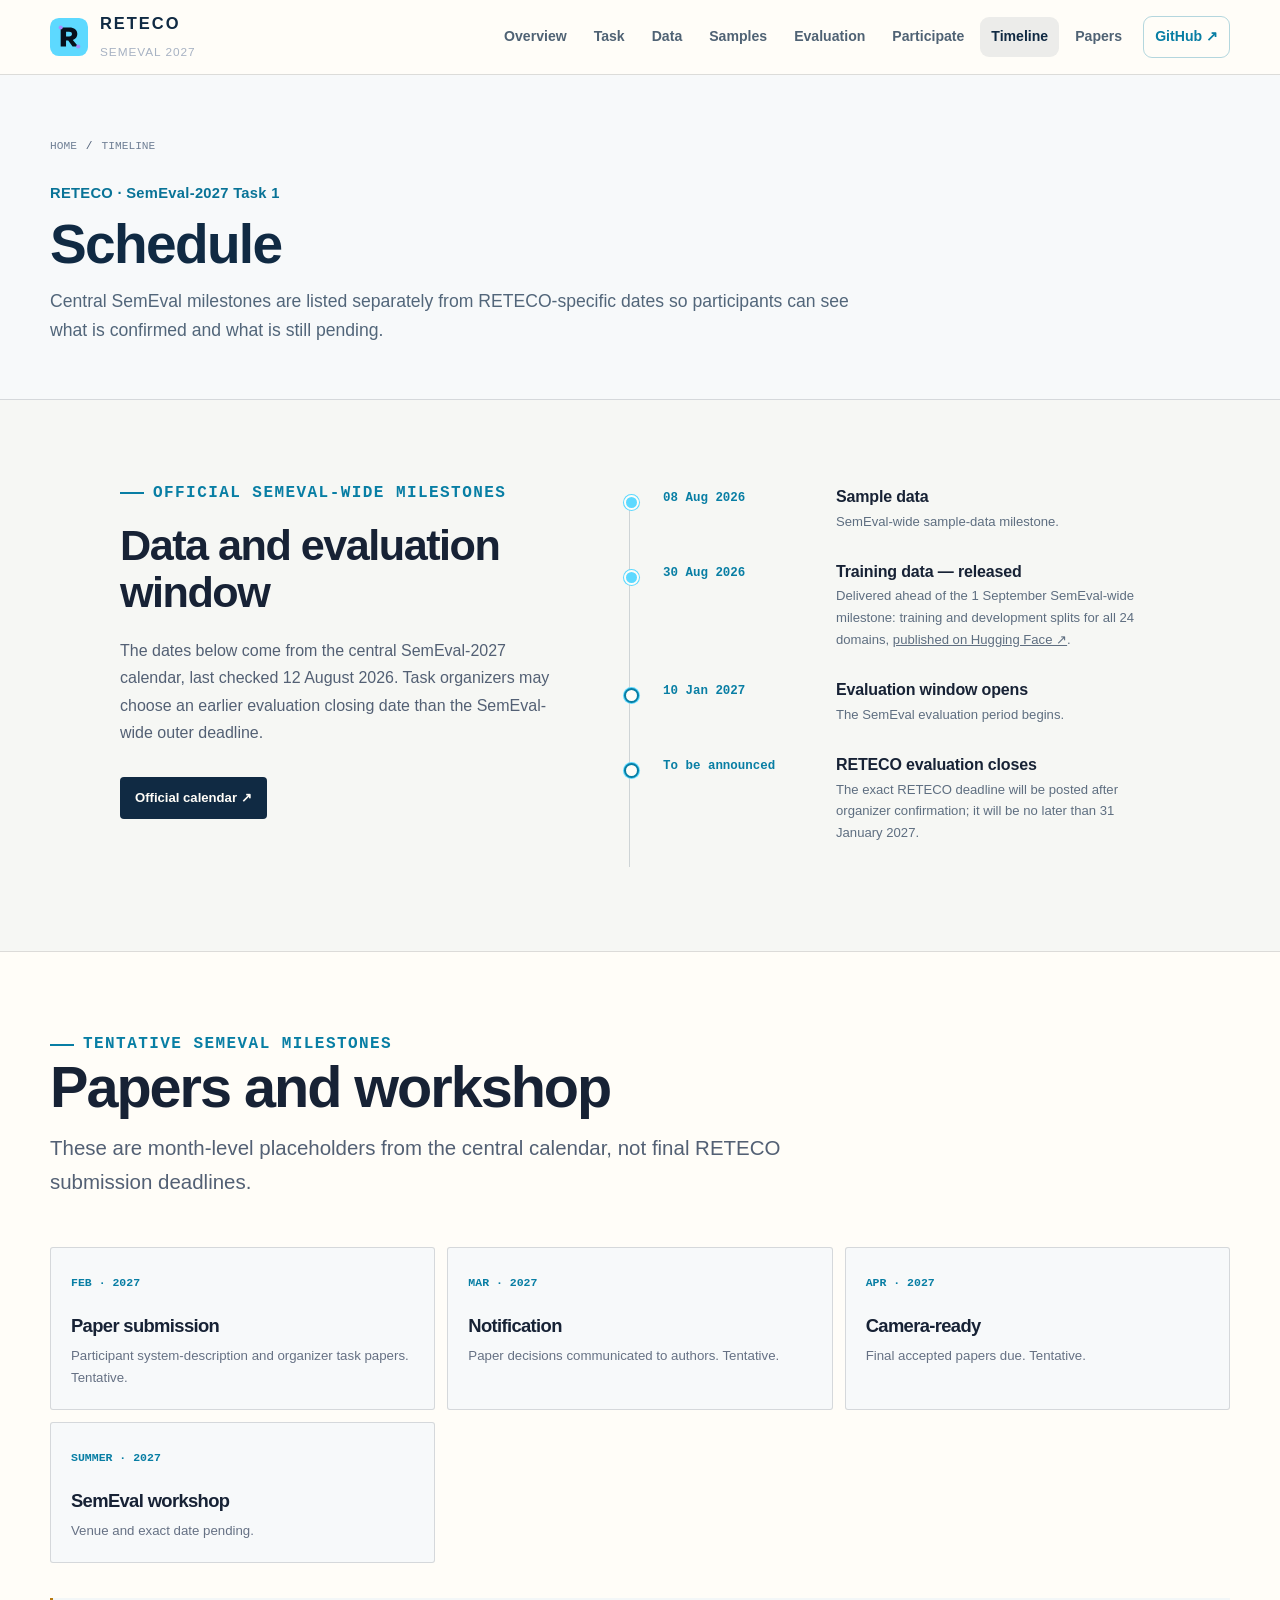
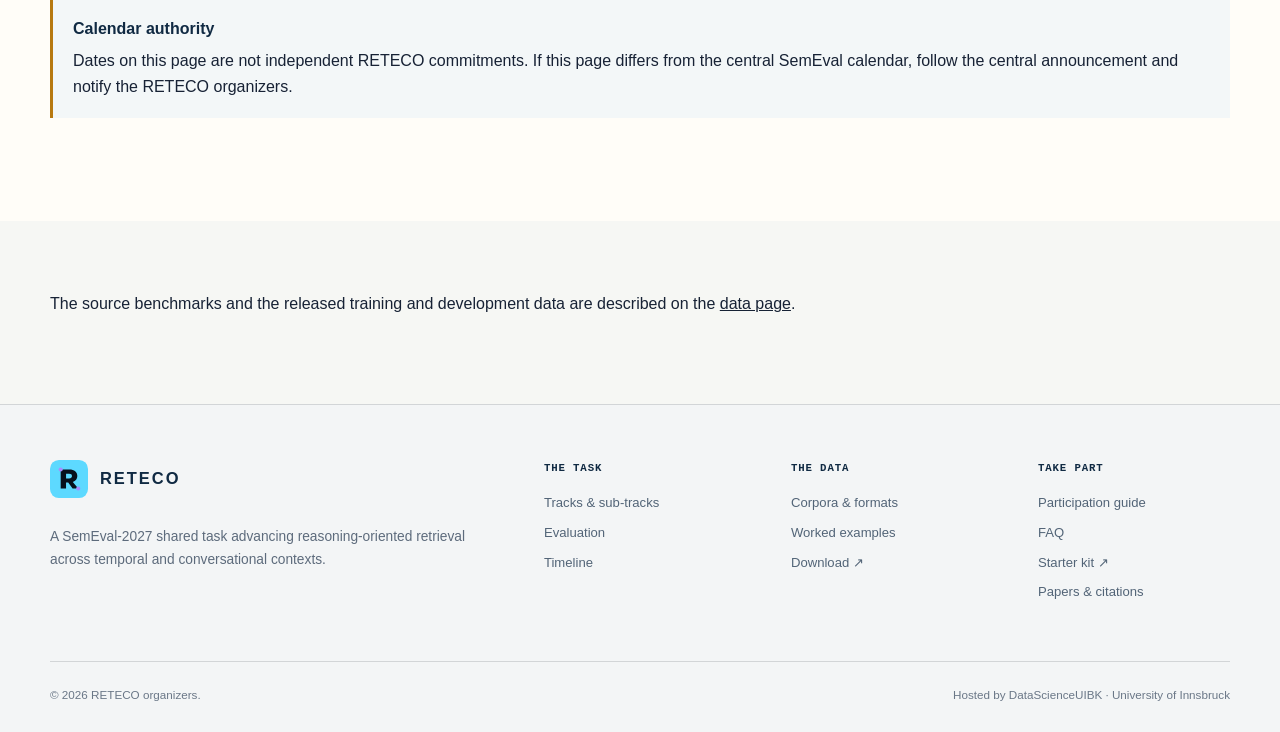
<file: docs/timeline.html>
<!doctype html>
<html lang="en">
<head><meta charset="utf-8"><meta name="viewport" content="width=device-width, initial-scale=1"><meta name="description" content="SemEval-wide milestones and RETECO-specific schedule status."><meta name="theme-color" content="#f6f7f4"><title>Timeline — RETECO</title><link rel="icon" href="assets/brand/reteco-mark.svg" type="image/svg+xml"><link rel="stylesheet" href="assets/css/site.css"><script src="assets/js/site.js" defer></script></head>
<body>
<a class="skip-link" href="#main">Skip to content</a><header class="site-header"><div class="shell nav-wrap"><a class="brand" href="index.html"><img class="brand-mark" src="assets/brand/reteco-mark.svg" alt=""><span><span class="brand-name">RETECO</span><br><span class="brand-event">SemEval 2027</span></span></a><button class="nav-toggle" type="button" aria-label="Open navigation" aria-expanded="false"><span></span><span></span><span></span></button><nav class="nav-links" aria-label="Primary navigation"><a href="index.html">Overview</a><a href="task.html">Task</a><a href="data.html">Data</a><a href="samples.html">Samples</a><a href="evaluation.html">Evaluation</a><a href="participate.html">Participate</a><a aria-current="page" href="timeline.html">Timeline</a><a href="papers.html">Papers</a><a class="nav-cta" href="https://github.com/DataScienceUIBK/RETECO" target="_blank" rel="noreferrer">GitHub ↗</a></nav></div></header>
<main id="main">
  <header class="page-hero"><div class="shell"><div class="breadcrumbs"><a href="index.html">Home</a><span>/</span>Timeline</div><p class="eyebrow">RETECO · SemEval-2027 Task 1</p><h1>Schedule</h1><p class="lede">Central SemEval milestones are listed separately from RETECO-specific dates so participants can see what is confirmed and what is still pending.</p></div></header>

  <section class="section"><div class="shell split"><div><p class="eyebrow">Official SemEval-wide milestones</p><h2>Data and evaluation window</h2><p class="lede">The dates below come from the central SemEval-2027 calendar, last checked 12 August 2026. Task organizers may choose an earlier evaluation closing date than the SemEval-wide outer deadline.</p><div class="button-row"><a class="button" href="https://semeval.github.io/SemEval2027/" target="_blank" rel="noreferrer">Official calendar ↗</a></div></div><div class="timeline timeline--light">
    <div class="timeline-item"><time datetime="2026-08-08">08 Aug 2026</time><div><h3>Sample data</h3><p>SemEval-wide sample-data milestone.</p></div></div>
    <div class="timeline-item"><time datetime="2026-08-30">30 Aug 2026</time><div><h3>Training data — released</h3><p>Delivered ahead of the 1 September SemEval-wide milestone: training and development splits for all 24 domains, <a href="https://huggingface.co/datasets/DataScience-UIBK/RETECO-SemEval2027">published on Hugging Face ↗</a>.</p></div></div>
    <div class="timeline-item timeline-item--future"><time datetime="2027-01-10">10 Jan 2027</time><div><h3>Evaluation window opens</h3><p>The SemEval evaluation period begins.</p></div></div>
    <div class="timeline-item timeline-item--future"><time>To be announced</time><div><h3>RETECO evaluation closes</h3><p>The exact RETECO deadline will be posted after organizer confirmation; it will be no later than 31 January 2027.</p></div></div>
  </div></div></section>

  <section class="section section--white section--rule"><div class="shell"><div class="section-head"><div><p class="eyebrow">Tentative SemEval milestones</p><h2>Papers and workshop</h2><p class="lede">These are month-level placeholders from the central calendar, not final RETECO submission deadlines.</p></div></div><div class="phase-grid"><article class="phase"><code>FEB · 2027</code><h3>Paper submission</h3><p>Participant system-description and organizer task papers. Tentative.</p></article><article class="phase"><code>MAR · 2027</code><h3>Notification</h3><p>Paper decisions communicated to authors. Tentative.</p></article><article class="phase"><code>APR · 2027</code><h3>Camera-ready</h3><p>Final accepted papers due. Tentative.</p></article><article class="phase"><code>SUMMER · 2027</code><h3>SemEval workshop</h3><p>Venue and exact date pending.</p></article></div><div class="callout callout--amber" style="margin-top:35px"><strong>Calendar authority</strong>Dates on this page are not independent RETECO commitments. If this page differs from the central SemEval calendar, follow the central announcement and notify the RETECO organizers.</div></div></section>
  <section class="section section--compact"><div class="shell"><p>The source benchmarks and the released training and development data are described on the <a href="data.html">data page</a>.</p></div></section>
</main>
<footer class="site-footer"><div class="shell"><div class="footer-grid"><div class="footer-brand"><a class="brand" href="index.html"><img class="brand-mark" src="assets/brand/reteco-mark.svg" alt=""><span class="brand-name">RETECO</span></a><p>A SemEval-2027 shared task advancing reasoning-oriented retrieval across temporal and conversational contexts.</p></div><div class="footer-col"><strong>The task</strong><a href="task.html">Tracks &amp; sub-tracks</a><a href="evaluation.html">Evaluation</a><a href="timeline.html">Timeline</a></div><div class="footer-col"><strong>The data</strong><a href="data.html">Corpora &amp; formats</a><a href="samples.html">Worked examples</a><a href="https://huggingface.co/datasets/DataScience-UIBK/RETECO-SemEval2027">Download ↗</a></div><div class="footer-col"><strong>Take part</strong><a href="participate.html">Participation guide</a><a href="participate.html#faq">FAQ</a><a href="https://github.com/DataScienceUIBK/RETECO/tree/main/starter_kit">Starter kit ↗</a><a href="papers.html">Papers &amp; citations</a></div></div><div class="footer-bottom"><span>© <span data-year>2026</span> RETECO organizers.</span><span>Hosted by DataScienceUIBK · University of Innsbruck</span></div></div></footer>
</body>
</html>
</file>
<file: docs/assets/css/site.css>
:root {
  --ink: #102a43;
  --ink-soft: #183b56;
  --paper: #f6f7f4;
  --paper-2: #e9eff2;
  --white: #fffdf8;
  --muted: #a7b2c3;
  --text: #172235;
  --cyan: #5dd9ff;
  --cyan-deep: #087ea4;
  --violet: #a88cff;
  --violet-deep: #6950b8;
  --lime: #b9f6cb;
  --amber: #ffcb70;
  --line-dark: rgba(255, 255, 255, .13);
  --line-light: rgba(7, 16, 29, .14);
  --shadow: 0 24px 70px rgba(5, 12, 23, .15);
  --radius: 22px;
  --content: 1180px;
  --font-sans: Inter, "Avenir Next", Avenir, "Segoe UI", Helvetica, Arial, sans-serif;
  --font-mono: "SFMono-Regular", Consolas, "Liberation Mono", monospace;
}

* { box-sizing: border-box; }
html { scroll-behavior: smooth; }
body {
  margin: 0;
  overflow-x: clip;
  background: var(--paper);
  color: var(--text);
  font-family: var(--font-sans);
  font-size: 16px;
  line-height: 1.65;
  -webkit-font-smoothing: antialiased;
}
body::before {
  position: fixed;
  inset: 0;
  z-index: 100;
  pointer-events: none;
  display: none;
  content: "";
  background-image: url("data:image/svg+xml,%3Csvg viewBox='0 0 180 180' xmlns='http://www.w3.org/2000/svg'%3E%3Cfilter id='n'%3E%3CfeTurbulence type='fractalNoise' baseFrequency='.9' numOctaves='4' stitchTiles='stitch'/%3E%3C/filter%3E%3Crect width='100%25' height='100%25' filter='url(%23n)' opacity='.55'/%3E%3C/svg%3E");
}

a { color: inherit; }
img, svg { display: block; max-width: 100%; }
button, input { font: inherit; }
::selection { background: var(--cyan); color: var(--ink); }

.skip-link {
  position: fixed;
  top: 10px;
  left: 10px;
  z-index: 1000;
  padding: 10px 14px;
  border-radius: 10px;
  background: var(--white);
  color: var(--ink);
  transform: translateY(-160%);
}
.skip-link:focus { transform: translateY(0); }

.shell { width: min(calc(100% - 40px), var(--content)); margin-inline: auto; }
.section { padding: 76px 0; }
.section--compact { padding: 70px 0; }
.section--dark { background: #1d3f59; color: var(--white); }
.section--white { background: var(--white); }
.section--rule { border-top: 1px solid var(--line-light); }

.site-header {
  position: sticky;
  top: 0;
  z-index: 50;
  border-bottom: 1px solid var(--line-light);
  background: rgba(255, 253, 248, .94);
  color: var(--ink);
  backdrop-filter: blur(18px);
}
.nav-wrap { min-height: 74px; display: flex; align-items: center; justify-content: space-between; gap: 26px; }
.brand { display: inline-flex; align-items: center; gap: 12px; text-decoration: none; }
.brand-mark { width: 38px; height: 38px; }
.brand-name { font-size: 1.03rem; font-weight: 850; letter-spacing: .12em; }
.brand-event { color: var(--muted); font-size: .74rem; letter-spacing: .08em; text-transform: uppercase; }
.nav-links { display: flex; align-items: center; gap: 5px; }
.nav-links a {
  padding: 8px 11px;
  border-radius: 9px;
  color: #4f6274;
  font-size: .88rem;
  font-weight: 650;
  text-decoration: none;
  transition: background .2s, color .2s;
}
.nav-links a:hover, .nav-links a[aria-current="page"] { background: rgba(16, 42, 67, .08); color: var(--ink); }
.nav-links .nav-cta { margin-left: 5px; border: 1px solid rgba(8, 126, 164, .3); color: var(--cyan-deep); }
.nav-toggle { display: none; border: 0; background: transparent; color: var(--ink); cursor: pointer; }
.nav-toggle span { display: block; width: 24px; height: 2px; margin: 5px 0; background: currentColor; }

.eyebrow {
  display: inline-flex;
  align-items: center;
  gap: 9px;
  margin: 0 0 17px;
  color: var(--cyan-deep);
  font-family: var(--font-mono);
  font-size: 1rem;
  font-weight: 800;
  line-height: 1.45;
  letter-spacing: .09em;
  text-transform: uppercase;
}
.section--dark .eyebrow { color: var(--cyan); }
.hero .eyebrow { color: var(--cyan-deep); }
.eyebrow::before { width: 24px; height: 2px; background: currentColor; content: ""; }
h1, h2, h3 { margin-top: 0; line-height: 1.08; letter-spacing: -.035em; }
h1 { font-size: clamp(3.5rem, 8vw, 7.6rem); }
h2 { margin-bottom: 22px; font-size: clamp(2.15rem, 4.5vw, 4rem); }
h3 { margin-bottom: 12px; font-size: clamp(1.28rem, 2.2vw, 1.7rem); }
p { margin-top: 0; }
.lede { max-width: 740px; color: #536074; font-size: clamp(1.05rem, 1.6vw, 1.28rem); }
.section--dark .lede { color: #b8c2d1; }
.section-head { display: flex; align-items: end; justify-content: space-between; gap: 30px; margin-bottom: 48px; }
.section-head > div:first-child { max-width: 820px; }
.section-head h2 { margin-bottom: 13px; }
.section-head p { margin-bottom: 0; }

.hero {
  position: relative;
  min-height: 610px;
  overflow: hidden;
  background: linear-gradient(135deg, #edf7f8 0%, #f7f5ef 58%, #f0edf8 100%);
  color: var(--ink);
}
.hero::after {
  position: absolute;
  inset: auto -10% -55% 34%;
  width: 850px;
  height: 850px;
  border: 1px solid rgba(8, 126, 164, .16);
  border-radius: 50%;
  box-shadow: 0 0 0 90px rgba(93, 217, 255, .04), 0 0 0 180px rgba(168, 140, 255, .025);
  content: "";
}
.hero-grid {
  position: relative;
  z-index: 1;
  display: grid;
  grid-template-columns: 1.18fr .82fr;
  gap: 78px;
  align-items: center;
  padding: 78px 0 88px;
}
.hero-grid > *, .split > * { min-width: 0; }
.hero h1 { max-width: 760px; margin: 0 0 23px; font-size: clamp(2.8rem, 5.6vw, 5.25rem); line-height: 1.02; }
.hero h1 span { display: block; margin-top: 12px; color: var(--cyan-deep); font-size: .48em; font-weight: 650; letter-spacing: -.025em; -webkit-text-stroke: 0; }
.hero-copy { max-width: 690px; color: #465b6e; font-size: clamp(1.05rem, 1.45vw, 1.23rem); }
.hero-actions, .button-row { display: flex; flex-wrap: wrap; gap: 12px; margin-top: 31px; }
.button {
  display: inline-flex;
  align-items: center;
  justify-content: center;
  gap: 9px;
  min-height: 48px;
  padding: 12px 18px;
  border: 1px solid transparent;
  border-radius: 12px;
  background: var(--ink);
  color: var(--white);
  font-size: .88rem;
  font-weight: 780;
  text-decoration: none;
  transition: transform .2s, box-shadow .2s, background .2s;
}
.button:hover { transform: translateY(-2px); box-shadow: 0 10px 24px rgba(5, 12, 23, .16); }
.button--primary { background: var(--cyan); color: var(--ink); }
.button--light { background: var(--white); color: var(--ink); }
.button--outline { border-color: rgba(255, 255, 255, .28); background: transparent; }
.button--paper { border-color: var(--line-light); background: transparent; color: var(--ink); }
.button--disabled { border-color: var(--line-light); background: rgba(255,255,255,.04); color: #7e8999; cursor: default; pointer-events: none; }
.button svg { width: 17px; height: 17px; }

.hero-panel {
  position: relative;
  min-height: 430px;
  border: 1px solid rgba(16, 42, 67, .14);
  border-radius: 30px;
  background: rgba(255, 255, 255, .72);
  box-shadow: 0 28px 70px rgba(16, 42, 67, .12);
}
.signal-map { position: absolute; inset: 26px; }
.signal-label { position: absolute; font-family: var(--font-mono); font-size: .68rem; letter-spacing: .07em; text-transform: uppercase; }
.signal-label--one { top: 0; left: 0; color: var(--cyan-deep); }
.signal-label--two { right: 0; bottom: 0; color: var(--violet); }
.time-axis { position: absolute; top: 39%; left: 4%; right: 4%; height: 1px; background: rgba(93,217,255,.45); }
.time-axis::before, .time-axis::after { position: absolute; top: -3px; width: 7px; height: 7px; border-radius: 50%; background: var(--cyan); content: ""; }
.time-axis::before { left: 0; } .time-axis::after { right: 0; }
.time-node { position: absolute; top: calc(39% - 18px); width: 38px; height: 38px; border: 1px solid var(--cyan-deep); border-radius: 50%; background: var(--white); box-shadow: 0 0 24px rgba(8,126,164,.12); }
.time-node:nth-of-type(1) { left: 14%; }
.time-node:nth-of-type(2) { left: 45%; }
.time-node:nth-of-type(3) { right: 13%; }
.conversation { position: absolute; inset: 54% 4% 4%; }
.bubble { position: absolute; max-width: 78%; padding: 11px 14px; border-radius: 13px; color: var(--ink); font-size: .74rem; line-height: 1.4; }
.bubble--q { left: 0; background: rgba(168,140,255,.17); border: 1px solid rgba(168,140,255,.42); }
.bubble--a { right: 0; top: 55px; background: var(--paper-2); border: 1px solid var(--line-light); }
.bubble--q2 { left: 8%; top: 125px; background: rgba(168,140,255,.17); border: 1px solid rgba(168,140,255,.42); }
.reason-link { position: absolute; top: 113px; left: 38%; width: 95px; border-top: 1px dashed var(--violet); transform: rotate(20deg); transform-origin: left; }
.panel-badge { position: absolute; right: 22px; top: 22px; width: 53px; height: 53px; display: grid; place-items: center; border-radius: 50%; background: var(--lime); color: var(--ink); font-family: var(--font-mono); font-size: .65rem; font-weight: 900; }

.announcement { border-bottom: 1px solid var(--line-light); background: var(--amber); color: var(--ink); }
.announcement .shell { min-height: 48px; display: flex; align-items: center; justify-content: center; gap: 12px; font-size: .84rem; font-weight: 700; text-align: center; }
.announcement code { font-family: var(--font-mono); font-size: .7rem; letter-spacing: .07em; text-transform: uppercase; }

.stat-grid { display: grid; grid-template-columns: repeat(4, 1fr); border-top: 1px solid var(--line-light); border-left: 1px solid var(--line-light); }
.stat { min-height: 150px; padding: 26px; border-right: 1px solid var(--line-light); border-bottom: 1px solid var(--line-light); }
.stat strong { display: block; margin-bottom: 7px; color: var(--ink); font-size: clamp(2rem, 3.7vw, 3.25rem); line-height: 1; letter-spacing: -.045em; }
.stat span { color: #657084; font-size: .84rem; }

.track-grid { display: grid; grid-template-columns: 1fr 1fr; gap: 22px; }
.track-card { position: relative; min-height: 430px; overflow: hidden; padding: 38px; border: 1px solid var(--line-dark); border-radius: var(--radius); background: var(--ink-soft); }
.track-card::after { position: absolute; right: -90px; bottom: -130px; width: 300px; height: 300px; border: 1px solid currentColor; border-radius: 50%; opacity: .16; content: ""; }
.track-card--time { color: var(--cyan); }
.track-card--talk { color: var(--violet); }
.track-number { font-family: var(--font-mono); font-size: .92rem; font-weight: 850; line-height: 1.4; letter-spacing: .09em; text-transform: uppercase; }
.track-card h3 { max-width: 420px; margin: 105px 0 18px; color: var(--white); font-size: clamp(2rem, 3.7vw, 3.2rem); }
.track-card p { max-width: 510px; color: #bac4d2; }
.pill-row { display: flex; flex-wrap: wrap; gap: 8px; margin-top: 25px; }
.pill { padding: 6px 10px; border: 1px solid currentColor; border-radius: 999px; font-family: var(--font-mono); font-size: .66rem; letter-spacing: .04em; }
.track-card--soft { min-height: 330px; border-color: var(--line-light); background: var(--white); box-shadow: 0 16px 40px rgba(16,42,67,.07); }
.track-card--soft.track-card--time { color: var(--cyan-deep); }
.track-card--soft.track-card--talk { color: var(--violet-deep); }
.track-card--soft h3 { margin-top: 70px; color: var(--ink); font-size: clamp(1.8rem, 3.2vw, 2.7rem); }
.track-card--soft p { color: #536579; }

.organizer-band { padding: 44px 0 48px; border-top: 1px solid var(--line-light); border-bottom: 1px solid var(--line-light); background: var(--white); }
.organizer-band-head { display: flex; align-items: baseline; gap: 22px; margin-bottom: 25px; }
.organizer-band-head .eyebrow { margin: 0; }
.organizer-band-head h2 { margin: 0; font-size: 1.35rem; letter-spacing: -.02em; }
.organizer-row { display: grid; grid-template-columns: repeat(5, 1fr); gap: 13px; }
.organizer-card { padding: 18px 17px; border-left: 2px solid #aacdd8; background: #f7faf9; }
.organizer-card:nth-child(3), .organizer-card:nth-child(4) { border-color: #c8bce9; }
.organizer-card h3 { margin: 0 0 9px; font-size: .96rem; letter-spacing: -.015em; }
.organizer-card p { min-height: 40px; margin: 0 0 10px; color: #536579; font-size: .76rem; line-height: 1.4; }
.organizer-card span { color: #718094; font-family: var(--font-mono); font-size: .61rem; font-weight: 750; letter-spacing: .04em; text-transform: uppercase; }

.resource-grid { display: grid; grid-template-columns: repeat(4, 1fr); gap: 14px; }
.resource-card { min-height: 235px; padding: 25px; border: 1px solid var(--line-light); border-radius: 17px; background: var(--paper); text-decoration: none; transition: transform .2s, border-color .2s, box-shadow .2s; }
.resource-card:hover { transform: translateY(-3px); border-color: rgba(8,126,164,.38); box-shadow: 0 14px 32px rgba(16,42,67,.08); }
.resource-card code { color: var(--cyan-deep); font-family: var(--font-mono); font-size: .66rem; font-weight: 900; letter-spacing: .08em; }
.resource-card:nth-child(n+3) code { color: var(--violet-deep); }
.resource-card h3 { margin: 42px 0 10px; font-size: 1.14rem; }
.resource-card p { color: #5e6e80; font-size: .82rem; }
.resource-card span { color: var(--cyan-deep); font-size: .78rem; font-weight: 780; }

.schedule-strip { background: #eef4f5; }
.schedule-grid { display: grid; grid-template-columns: 1.1fr .9fr; gap: 65px; align-items: center; }
.schedule-grid h2 { font-size: clamp(2rem, 3.8vw, 3.35rem); }
.schedule-note { padding: 27px; border: 1px solid rgba(8,126,164,.18); border-radius: 17px; background: rgba(255,255,255,.72); }
.schedule-note > strong { display: block; margin-bottom: 7px; color: var(--ink); font-size: 1.05rem; }
.schedule-note > p { margin: 0; color: #536579; font-size: .86rem; }

.subtask-list { display: grid; grid-template-columns: repeat(5, 1fr); gap: 12px; margin-top: 32px; }
.subtask { min-height: 176px; padding: 21px; border: 1px solid var(--line-light); border-radius: 16px; background: rgba(255,255,255,.4); }
.subtask code { color: var(--cyan-deep); font-family: var(--font-mono); font-size: .74rem; font-weight: 900; }
.subtask:nth-child(n+3) code { color: var(--violet-deep); }
.subtask h3 { margin: 24px 0 8px; font-size: 1.03rem; letter-spacing: -.02em; }
.subtask p { margin: 0; color: #687386; font-size: .82rem; line-height: 1.5; }

.split { display: grid; grid-template-columns: .9fr 1.1fr; gap: 85px; align-items: start; }
.metric-card { padding: 30px; border-radius: var(--radius); background: var(--white); box-shadow: var(--shadow); }
.metric-primary { display: flex; align-items: center; justify-content: space-between; gap: 20px; padding-bottom: 26px; border-bottom: 1px solid var(--line-light); }
.metric-primary strong { font-size: clamp(2.4rem, 5vw, 4.6rem); letter-spacing: -.06em; }
.metric-primary span { max-width: 175px; color: #647084; font-size: .8rem; text-align: right; }
.metric-list { margin: 22px 0 0; padding: 0; list-style: none; }
.metric-list li { display: flex; justify-content: space-between; gap: 20px; padding: 11px 0; border-bottom: 1px solid rgba(7,16,29,.08); font-size: .87rem; }
.metric-list li:last-child { border: 0; }
.metric-list span { color: #6c7789; text-align: right; }

.timeline { position: relative; margin-top: 45px; }
.timeline::before { position: absolute; top: 8px; bottom: 8px; left: 8px; width: 1px; background: rgba(255,255,255,.2); content: ""; }
.timeline-item { position: relative; display: grid; grid-template-columns: 180px 1fr; gap: 28px; padding: 0 0 31px 42px; }
.timeline-item::before { position: absolute; top: 7px; left: 3px; width: 11px; height: 11px; border: 2px solid var(--ink); border-radius: 50%; background: var(--cyan); box-shadow: 0 0 0 1px var(--cyan); content: ""; }
.timeline-item time { color: var(--cyan); font-family: var(--font-mono); font-size: .78rem; font-weight: 800; }
.timeline-item h3 { margin-bottom: 5px; font-size: 1rem; letter-spacing: -.01em; }
.timeline-item p { margin: 0; color: #aeb9c8; font-size: .82rem; }
.timeline-item--future::before { background: var(--ink); }
.timeline--light::before { background: rgba(16,42,67,.17); }
.timeline--light .timeline-item::before { border-color: var(--white); }
.timeline--light .timeline-item--future::before { background: var(--white); border-color: var(--cyan-deep); }
.timeline--light .timeline-item time { color: var(--cyan-deep); }
.timeline--light .timeline-item p { color: #5e6e80; }

.news-grid { display: grid; grid-template-columns: 1fr 1fr 1fr; gap: 18px; }
.news-card { min-height: 220px; padding: 27px; border: 1px solid var(--line-light); border-radius: 17px; background: rgba(255,255,255,.42); }
.news-card time { color: var(--cyan-deep); font-family: var(--font-mono); font-size: .69rem; font-weight: 800; text-transform: uppercase; }
.news-card h3 { margin: 42px 0 10px; font-size: 1.2rem; }
.news-card p { color: #667184; font-size: .86rem; }

.people-grid { display: grid; grid-template-columns: repeat(5, 1fr); gap: 13px; }
.person { padding: 22px 18px; border-top: 2px solid var(--ink); background: rgba(255,255,255,.45); }
.person-initials { width: 46px; height: 46px; display: grid; place-items: center; margin-bottom: 38px; border-radius: 50%; background: var(--ink); color: var(--white); font-family: var(--font-mono); font-size: .72rem; }
.person h3 { margin-bottom: 6px; font-size: 1rem; }
.person p { margin: 0; color: #667184; font-size: .76rem; line-height: 1.45; }

.page-hero { position: relative; overflow: hidden; padding: 62px 0 54px; border-bottom: 1px solid var(--line-light); background: #f7f9fa; color: var(--ink); }
.page-hero::after { display: none; }
.page-hero h1 { max-width: 990px; margin-bottom: 20px; font-size: clamp(2.5rem, 5vw, 4.25rem); }
.page-hero .lede { color: #52667a; }
.breadcrumbs { margin-bottom: 40px; color: #708095; font-family: var(--font-mono); font-size: .7rem; text-transform: uppercase; }
.breadcrumbs a { text-decoration: none; }
.breadcrumbs span { margin: 0 9px; color: #506078; }

.toc-layout { display: grid; grid-template-columns: 240px 1fr; gap: 75px; align-items: start; }
.toc { position: sticky; top: 105px; padding: 19px; border: 1px solid var(--line-light); border-radius: 14px; background: rgba(255,255,255,.42); }
.toc strong { display: block; margin-bottom: 12px; font-family: var(--font-mono); font-size: .68rem; letter-spacing: .08em; text-transform: uppercase; }
.toc a { display: block; padding: 7px 0; color: #606d80; font-size: .8rem; text-decoration: none; }
.toc a:hover { color: var(--cyan-deep); }
.prose { max-width: 820px; }
.prose > section { margin-bottom: 78px; scroll-margin-top: 110px; }
.prose h2 { font-size: clamp(1.9rem, 3.3vw, 3rem); }
.prose h3 { margin-top: 34px; }
.prose p, .prose li { color: #48566a; }
.prose a { color: #087597; text-underline-offset: 3px; }
.prose ul, .prose ol { padding-left: 1.25rem; }
.prose li { margin-bottom: 8px; }
.callout { margin: 27px 0; padding: 22px 24px; border-left: 3px solid var(--cyan-deep); background: var(--white); }
.callout--violet { border-color: var(--violet-deep); }
.callout--amber { border-color: #b77910; }
.callout strong { display: block; margin-bottom: 5px; color: var(--ink); }

.io-grid { display: grid; grid-template-columns: 1fr 1fr; gap: 13px; margin: 25px 0; }
.io-card { padding: 22px; border: 1px solid var(--line-light); border-radius: 15px; background: rgba(255,255,255,.46); }
.io-card small { color: var(--cyan-deep); font-family: var(--font-mono); font-weight: 800; text-transform: uppercase; }
.io-card h3 { margin: 22px 0 8px; font-size: 1.05rem; }
.io-card p { margin: 0; font-size: .86rem; }

.code-block { position: relative; overflow-x: auto; margin: 24px 0; padding: 23px; border-radius: 15px; background: var(--ink); color: #d7e0ec; font: .78rem/1.65 var(--font-mono); }
.code-block code { white-space: pre; }
.code-label { display: block; margin-bottom: 13px; color: var(--cyan); font-size: .65rem; letter-spacing: .08em; text-transform: uppercase; }

.data-table-wrap { overflow-x: auto; margin: 25px 0; border: 1px solid var(--line-light); border-radius: 14px; background: var(--white); }
.data-table { width: 100%; border-collapse: collapse; font-size: .82rem; }
.data-table th, .data-table td { padding: 14px 17px; border-bottom: 1px solid rgba(7,16,29,.1); text-align: left; white-space: nowrap; }
.data-table th { background: var(--paper-2); color: #566174; font-family: var(--font-mono); font-size: .66rem; letter-spacing: .05em; text-transform: uppercase; }
.data-table tr:last-child td { border-bottom: 0; }
.data-table td:first-child { font-weight: 750; }

.paper-list { display: grid; gap: 18px; }
.paper-card {
  padding: 30px;
  border: 1px solid var(--line-light);
  border-radius: 18px;
  background: var(--white);
}
.paper-card h3 { margin-bottom: 10px; font-size: clamp(1.25rem, 2.5vw, 1.8rem); }
.paper-authors { margin-bottom: 6px; color: #536074; font-size: .9rem; }
.paper-venue { color: var(--cyan-deep); font-family: var(--font-mono); font-size: .72rem; font-weight: 800; letter-spacing: .03em; }
.paper-summary { margin: 24px 0 0; color: #59667a; }
.paper-actions { display: flex; flex-wrap: wrap; gap: 9px; margin-top: 22px; }
.citation-wrap { position: relative; margin-top: 24px; }
.citation-wrap .code-block { margin: 0; padding-top: 50px; }
.copy-button {
  position: absolute;
  z-index: 2;
  top: 11px;
  right: 11px;
  padding: 7px 10px;
  border: 1px solid rgba(255,255,255,.22);
  border-radius: 8px;
  background: rgba(255,255,255,.07);
  color: #dbe5f2;
  font-family: var(--font-mono);
  font-size: .65rem;
  cursor: pointer;
}
.copy-button:hover { border-color: var(--cyan); color: var(--cyan); }

.sample-frame { margin: 26px 0; overflow: hidden; border: 1px solid var(--line-light); border-radius: 18px; background: var(--white); }
.sample-head { display: flex; align-items: center; justify-content: space-between; gap: 20px; padding: 18px 22px; border-bottom: 1px solid var(--line-light); background: var(--paper-2); }
.sample-head strong { font-size: .9rem; }
.sample-head code { color: var(--cyan-deep); font-family: var(--font-mono); font-size: .68rem; }
.sample-body { padding: 25px; }
.sample-query { margin-bottom: 22px; font-size: 1.06rem; font-weight: 720; line-height: 1.45; }
.sample-meta { display: flex; flex-wrap: wrap; gap: 8px; margin-top: 18px; }
.sample-meta span { padding: 5px 9px; border-radius: 999px; background: var(--paper-2); color: #5b687b; font-family: var(--font-mono); font-size: .64rem; }
.sample-turn { margin: 0 0 11px; padding: 15px 17px; border-radius: 13px; background: var(--paper); }
.sample-turn strong { display: block; margin-bottom: 4px; color: var(--violet-deep); font-family: var(--font-mono); font-size: .68rem; text-transform: uppercase; }
.sample-turn p { margin: 0; color: #48566a; font-size: .88rem; }
.download-card { display: flex; align-items: center; justify-content: space-between; gap: 30px; margin: 28px 0; padding: 27px; border-radius: 18px; background: var(--cyan); color: var(--ink); }
.download-card h3 { margin-bottom: 7px; }
.download-card p { margin: 0; color: #294052; font-size: .85rem; }

.phase-grid { display: grid; grid-template-columns: repeat(3, 1fr); gap: 16px; }
.phase { padding: 25px; border: 1px solid var(--line-light); border-radius: 16px; background: var(--white); }
.phase code { color: var(--cyan-deep); font-family: var(--font-mono); font-size: .72rem; font-weight: 800; }
.phase h3 { margin: 42px 0 9px; font-size: 1.15rem; }
.phase p { margin: 0; color: #667184; font-size: .83rem; }

.faq { border-top: 1px solid var(--line-light); }
.faq details { border-bottom: 1px solid var(--line-light); }
.faq summary { position: relative; padding: 23px 44px 23px 0; cursor: pointer; font-weight: 760; list-style: none; }
.faq summary::-webkit-details-marker { display: none; }
.faq summary::after { position: absolute; right: 4px; content: "+"; color: var(--cyan-deep); font-size: 1.5rem; font-weight: 400; }
.faq details[open] summary::after { content: "−"; }
.faq details p { max-width: 780px; padding: 0 0 24px; color: #5b687b; }

.cta-band { padding: 48px 0; border-top: 1px solid var(--line-light); background: #edf3f5; color: var(--ink); }
.cta-band .shell { display: flex; align-items: center; justify-content: space-between; gap: 50px; }
.cta-band h2 { max-width: 780px; margin: 0; font-size: clamp(1.6rem, 3vw, 2.35rem); }

.site-footer { padding: 55px 0 28px; border-top: 1px solid var(--line-light); background: #f3f5f6; color: var(--ink); }
.footer-grid { display: grid; grid-template-columns: 1.6fr repeat(3, .7fr); gap: 55px; }
.footer-brand p { max-width: 420px; margin-top: 20px; color: #5d6b7c; font-size: .86rem; }
.footer-col strong { display: block; margin-bottom: 15px; color: var(--ink); font-family: var(--font-mono); font-size: .67rem; letter-spacing: .08em; text-transform: uppercase; }
.footer-col a { display: block; margin: 8px 0; color: #526477; font-size: .82rem; text-decoration: none; }
.footer-col a:hover { color: var(--cyan-deep); }
.footer-bottom { display: flex; justify-content: space-between; gap: 20px; margin-top: 50px; padding-top: 23px; border-top: 1px solid var(--line-light); color: #6a7787; font-size: .73rem; }

/* Academic shared-task homepage */
.academic-home { background: #fff; }
.academic-intro { padding: 72px 0 48px; border-bottom: 1px solid #dce2e7; background: #f8fafb; }
.academic-intro-inner { max-width: 980px; }
.task-kicker { margin-bottom: 13px; color: #087397; font-size: 1rem; font-weight: 750; letter-spacing: .02em; }
.academic-intro h1 { max-width: 940px; margin-bottom: 18px; color: #142f49; font-size: clamp(2.55rem, 4.2vw, 3.75rem); line-height: 1.1; letter-spacing: -.03em; }
.academic-summary { max-width: 850px; margin-bottom: 18px; color: #40556a; font-size: 1.3rem; line-height: 1.55; }
.status-note { display: inline-block; margin-bottom: 34px; padding: 8px 12px; border-left: 3px solid #1684a6; background: #eaf4f7; color: #27465a; font-size: .92rem; }
.intro-organizers { padding-top: 27px; border-top: 1px solid #d7dee4; }
.intro-organizers h2 { margin-bottom: 19px; font-size: 1.25rem; letter-spacing: -.015em; }
.intro-organizers ul { display: grid; grid-template-columns: repeat(5, 1fr); gap: 18px; margin: 0; padding: 0; list-style: none; }
.intro-organizers li { min-width: 0; }
.intro-organizers strong, .intro-organizers span { display: block; }
.intro-organizers strong { margin-bottom: 4px; color: #17324b; font-size: .9rem; line-height: 1.35; }
.intro-organizers span { color: #647284; font-size: .76rem; line-height: 1.4; }
.organizer-role { margin: 16px 0 0; color: #6a7787; font-size: .76rem; }
.academic-layout { display: grid; grid-template-columns: minmax(0, 760px) 280px; gap: 80px; align-items: start; padding-top: 62px; padding-bottom: 80px; }
.academic-content section { margin-bottom: 54px; scroll-margin-top: 100px; }
.academic-content section:last-child { margin-bottom: 0; }
.academic-content h2 { margin: 0 0 18px; padding-bottom: 9px; border-bottom: 1px solid #dce2e7; color: #17324b; font-size: 1.85rem; letter-spacing: -.02em; }
.academic-content h3 { margin: 31px 0 11px; color: #213c54; font-size: 1.25rem; letter-spacing: -.015em; }
.academic-content p, .academic-content li { color: #344b60; font-size: 1.02rem; line-height: 1.75; }
.academic-content ul { padding-left: 1.3rem; }
.academic-content li { margin-bottom: 8px; }
.academic-content a, .academic-sidebar a, .academic-footer a { color: #087397; text-decoration-thickness: 1px; text-underline-offset: 3px; }
.plain-link-list { margin-top: 21px; }
.academic-sidebar { position: sticky; top: 98px; border-left: 1px solid #dce2e7; padding-left: 27px; }
.academic-sidebar section { margin-bottom: 35px; }
.academic-sidebar h2 { margin-bottom: 13px; color: #17324b; font-size: 1.05rem; letter-spacing: 0; }
.academic-sidebar p, .academic-sidebar li, .academic-sidebar dt, .academic-sidebar dd { color: #526477; font-size: .84rem; line-height: 1.55; }
.date-list { margin: 0; }
.date-list div { padding: 10px 0; border-bottom: 1px solid #e1e6ea; }
.date-list dt { color: #263f55; font-weight: 750; }
.date-list dd { margin: 2px 0 0; }
.sidebar-note { margin-top: 14px; }
.sidebar-links { margin: 0; padding-left: 1.1rem; }
.sidebar-links li { margin-bottom: 7px; }
.sidebar-register p { margin-bottom: 12px; }
.academic-sidebar a.sidebar-button { display: flex; width: 100%; background: #087397; color: #fff; }
.academic-sidebar a.sidebar-button:hover { background: #066283; }
.academic-footer { padding: 34px 0; border-top: 1px solid #dce2e7; background: #f5f7f8; }
.academic-footer p { margin: 5px 0; color: #5c6a79; font-size: .79rem; }
.academic-footer strong { color: #213b52; }

/* Academic documentation pages */
.page-hero .shell { max-width: var(--content); }
.page-hero .breadcrumbs { margin-bottom: 25px; }
.page-hero .eyebrow { margin-bottom: 10px; color: #087397; font-family: var(--font-sans); font-size: .92rem; letter-spacing: .02em; text-transform: none; }
.page-hero .eyebrow::before { display: none; }
.page-hero h1 { max-width: 860px; margin-bottom: 13px; font-size: clamp(2.35rem, 4.3vw, 3.7rem); letter-spacing: -.03em; }
.page-hero .lede { max-width: 820px; margin-bottom: 0; font-size: 1.1rem; line-height: 1.65; }
.toc-layout { grid-template-columns: 190px minmax(0, 800px); gap: 65px; justify-content: center; }
.toc { padding: 0 22px 0 0; border: 0; border-right: 1px solid #dce2e7; border-radius: 0; background: transparent; }
.toc strong { color: #263f55; font-family: var(--font-sans); font-size: .78rem; letter-spacing: .02em; text-transform: none; }
.toc a { padding: 5px 0; color: #5b6b7c; font-size: .79rem; }
.prose { max-width: 800px; }
.prose > section { margin-bottom: 58px; }
.prose > section > .eyebrow { margin-bottom: 9px; font-family: var(--font-sans); font-size: .78rem; letter-spacing: .03em; }
.prose > section > .eyebrow::before { width: 16px; }
.prose h2 { margin-bottom: 17px; padding-bottom: 9px; border-bottom: 1px solid #dce2e7; color: #17324b; font-size: clamp(1.65rem, 2.8vw, 2.25rem); }
.prose h3 { color: #263f55; font-size: 1.18rem; letter-spacing: -.01em; }
.prose p, .prose li { color: #354c60; font-size: .98rem; line-height: 1.72; }
.io-grid, .phase-grid { gap: 12px; }
.io-card, .phase { border-radius: 3px; background: #f7f9fa; }
.io-card { padding: 18px; }
.io-card h3 { margin-top: 14px; }
.phase { padding: 20px; }
.phase h3 { margin-top: 22px; }
.paper-card { padding: 24px 0; border: 0; border-top: 1px solid #dce2e7; border-radius: 0; background: transparent; }
.paper-card h3 { font-size: 1.35rem; }
.paper-summary { margin-top: 17px; }
.button { min-height: 42px; padding: 9px 14px; border-radius: 4px; font-size: .82rem; }
.callout { padding: 18px 20px; background: #f3f7f8; }
.metric-card { padding: 23px; border: 1px solid #dce2e7; border-radius: 4px; box-shadow: none; }
.metric-primary strong { font-size: clamp(2rem, 4vw, 3rem); }
.sample-frame { border-radius: 4px; }
.sample-head { padding: 14px 17px; }
.sample-body { padding: 20px; }
.sample-turn { border-radius: 3px; }
.download-card { padding: 22px; border: 1px solid #b9d7df; border-radius: 4px; background: #edf6f8; }
.data-table-wrap { border-radius: 3px; }
.code-block { border-radius: 4px; }
.faq summary { padding-top: 18px; padding-bottom: 18px; }
main > .cta-band { display: none; }
.timeline--light { margin-top: 12px; }
.timeline--light .timeline-item { grid-template-columns: 145px 1fr; }
.timeline--light .timeline-item h3 { font-size: 1rem; }
.timeline--light .timeline-item p { font-size: .82rem; }
.page-hero + .section > .shell.split { max-width: 1040px; gap: 60px; }
.page-hero + .section > .shell.split h2 { font-size: clamp(1.9rem, 3.5vw, 2.7rem); }
.page-hero + .section > .shell.split .lede { font-size: 1rem; line-height: 1.7; }

.reveal { opacity: 0; transform: translateY(18px); transition: opacity .65s ease, transform .65s ease; }
.reveal.is-visible { opacity: 1; transform: none; }

@media (max-width: 980px) {
  .hero-grid, .split { grid-template-columns: 1fr; }
  .hero-panel { min-height: 430px; }
  .stat-grid { grid-template-columns: 1fr 1fr; }
  .subtask-list { grid-template-columns: repeat(2, 1fr); }
  .people-grid { grid-template-columns: repeat(3, 1fr); }
  .organizer-row { grid-template-columns: repeat(3, 1fr); }
  .resource-grid { grid-template-columns: 1fr 1fr; }
  .toc-layout { grid-template-columns: 1fr; }
  .toc { position: relative; top: auto; display: flex; flex-wrap: wrap; gap: 0 18px; padding: 0 0 17px; border-right: 0; border-bottom: 1px solid #dce2e7; }
  .toc strong { width: 100%; }
  .footer-grid { grid-template-columns: 1.3fr 1fr 1fr; }
  .footer-brand { grid-column: 1 / -1; }
  .intro-organizers ul { grid-template-columns: repeat(3, 1fr); }
  .academic-layout { grid-template-columns: minmax(0, 1fr) 250px; gap: 45px; }
}

@media (max-width: 880px) {
  .shell { width: min(calc(100% - 28px), var(--content)); }
  .section { padding: 76px 0; }
  .nav-toggle { display: block; }
  .nav-links { position: absolute; top: 74px; left: 0; right: 0; display: none; padding: 14px; border-top: 1px solid var(--line-light); background: var(--white); box-shadow: 0 16px 30px rgba(16,42,67,.12); }
  .nav-links.is-open { display: grid; }
  .nav-links a { padding: 11px 13px; }
  .nav-links .nav-cta { margin: 4px 0 0; }
  .hero { min-height: 0; }
  .hero-grid, .split { grid-template-columns: minmax(0, 1fr); }
  .hero-grid { padding: 78px 0; gap: 50px; }
  .hero h1 { font-size: clamp(3rem, 15vw, 5rem); }
  .hero h1 span { font-size: .48em; letter-spacing: -.025em; }
  .announcement .shell { flex-wrap: wrap; gap: 3px 10px; padding: 8px 0; line-height: 1.35; }
  .hero-panel { min-height: 400px; }
  .section-head { display: block; }
  .track-grid, .news-grid, .phase-grid, .io-grid { grid-template-columns: 1fr; }
  .track-card { min-height: 380px; padding: 28px; }
  .track-card h3 { margin-top: 90px; }
  .subtask-list { grid-template-columns: 1fr; }
  .people-grid { grid-template-columns: 1fr 1fr; }
  .organizer-row { grid-template-columns: 1fr 1fr; }
  .schedule-grid { grid-template-columns: 1fr; gap: 32px; }
  .timeline-item { grid-template-columns: 1fr; gap: 4px; }
  .cta-band .shell, .footer-bottom { align-items: flex-start; flex-direction: column; }
  .download-card { align-items: flex-start; flex-direction: column; }
  .footer-grid { grid-template-columns: 1fr 1fr; }
  .footer-brand { grid-column: 1 / -1; }
  .academic-intro { padding: 52px 0 38px; }
  .academic-layout { grid-template-columns: 1fr; padding-top: 48px; padding-bottom: 60px; }
  .academic-sidebar { position: static; padding: 32px 0 0; border-top: 1px solid #dce2e7; border-left: 0; }
  .page-hero { padding: 48px 0 42px; }
}

@media (max-width: 480px) {
  .brand-event { display: none; }
  .stat-grid, .people-grid, .organizer-row, .resource-grid, .footer-grid { grid-template-columns: 1fr; }
  .organizer-band-head { display: block; }
  .organizer-band-head .eyebrow { margin-bottom: 10px; }
  .eyebrow { font-size: .86rem; letter-spacing: .07em; }
  .track-number { font-size: .84rem; }
  .footer-brand { grid-column: auto; }
  .hero-actions .button { width: 100%; }
  .hero-panel { min-height: 360px; }
  .bubble { max-width: 88%; }
  .intro-organizers ul { grid-template-columns: 1fr 1fr; gap: 17px; }
  .academic-intro h1 { font-size: 2.45rem; }
  .academic-summary { font-size: 1.08rem; }
}

@media (prefers-reduced-motion: reduce) {
  html { scroll-behavior: auto; }
  *, *::before, *::after { animation-duration: .01ms !important; animation-iteration-count: 1 !important; transition-duration: .01ms !important; }
  .reveal { opacity: 1; transform: none; }
}

/* Dated news list on the overview page: date in the left column, entry beside it,
   collapsing to stacked rows on narrow screens. */
.news-list { display: grid; grid-template-columns: 150px 1fr; gap: 0 22px; margin: 0; }
.news-list dt { padding: 13px 0; color: #5b6b7c; font-family: var(--font-mono); font-size: .78rem; font-weight: 700; border-top: 1px solid #e1e6ea; }
.news-list dd { margin: 0; padding: 13px 0; border-top: 1px solid #e1e6ea; }
.news-list dt:first-of-type, .news-list dd:first-of-type { border-top: 0; }
@media (max-width: 620px) {
  .news-list { grid-template-columns: 1fr; gap: 0; }
  .news-list dt { padding-bottom: 0; border-top: 1px solid #e1e6ea; }
  .news-list dd { padding-top: 4px; border-top: 0; }
  .news-list dt:first-of-type { border-top: 0; }
}

/* News list: monochrome line icons, a "New" marker on the most recent entry, and a
   short staggered entrance. Pure CSS, so a script failure can never hide the news. */
.news-icon, .link-icon {
  flex: none; width: 16px; height: 16px; fill: none; stroke: currentColor;
  stroke-width: 1.6; stroke-linecap: round; stroke-linejoin: round;
}
.news-list dt { display: flex; align-items: center; gap: 8px; flex-wrap: wrap; }
.news-list dt .news-icon { color: #087397; }

.news-tag {
  padding: 2px 8px; border-radius: 999px; background: #087397; color: #fff;
  font-family: var(--font-sans); font-size: .64rem; font-weight: 800;
  letter-spacing: .06em; text-transform: uppercase;
  animation: news-tag-pulse 1.9s ease-out 3;
}
@keyframes news-tag-pulse {
  0%, 100% { box-shadow: 0 0 0 0 rgba(8, 115, 151, 0); }
  35%      { box-shadow: 0 0 0 5px rgba(8, 115, 151, .22); }
}

.news-list--animated dt, .news-list--animated dd { animation: news-in .5s ease both; }
.news-list--animated dt:nth-of-type(1), .news-list--animated dd:nth-of-type(1) { animation-delay: .05s; }
.news-list--animated dt:nth-of-type(2), .news-list--animated dd:nth-of-type(2) { animation-delay: .15s; }
.news-list--animated dt:nth-of-type(3), .news-list--animated dd:nth-of-type(3) { animation-delay: .25s; }
@keyframes news-in { from { opacity: 0; transform: translateY(9px); } to { opacity: 1; transform: none; } }

.sidebar-links { list-style: none; padding-left: 0; }
.sidebar-links a { display: inline-flex; align-items: flex-start; gap: 8px; }
.sidebar-links .link-icon { margin-top: 3px; color: #7b8a9a; }
.sidebar-links a:hover .link-icon { color: #087397; }

@media (prefers-reduced-motion: reduce) {
  .news-tag { animation: none; }
  .news-list--animated dt, .news-list--animated dd { animation: none; opacity: 1; transform: none; }
}
</file>
